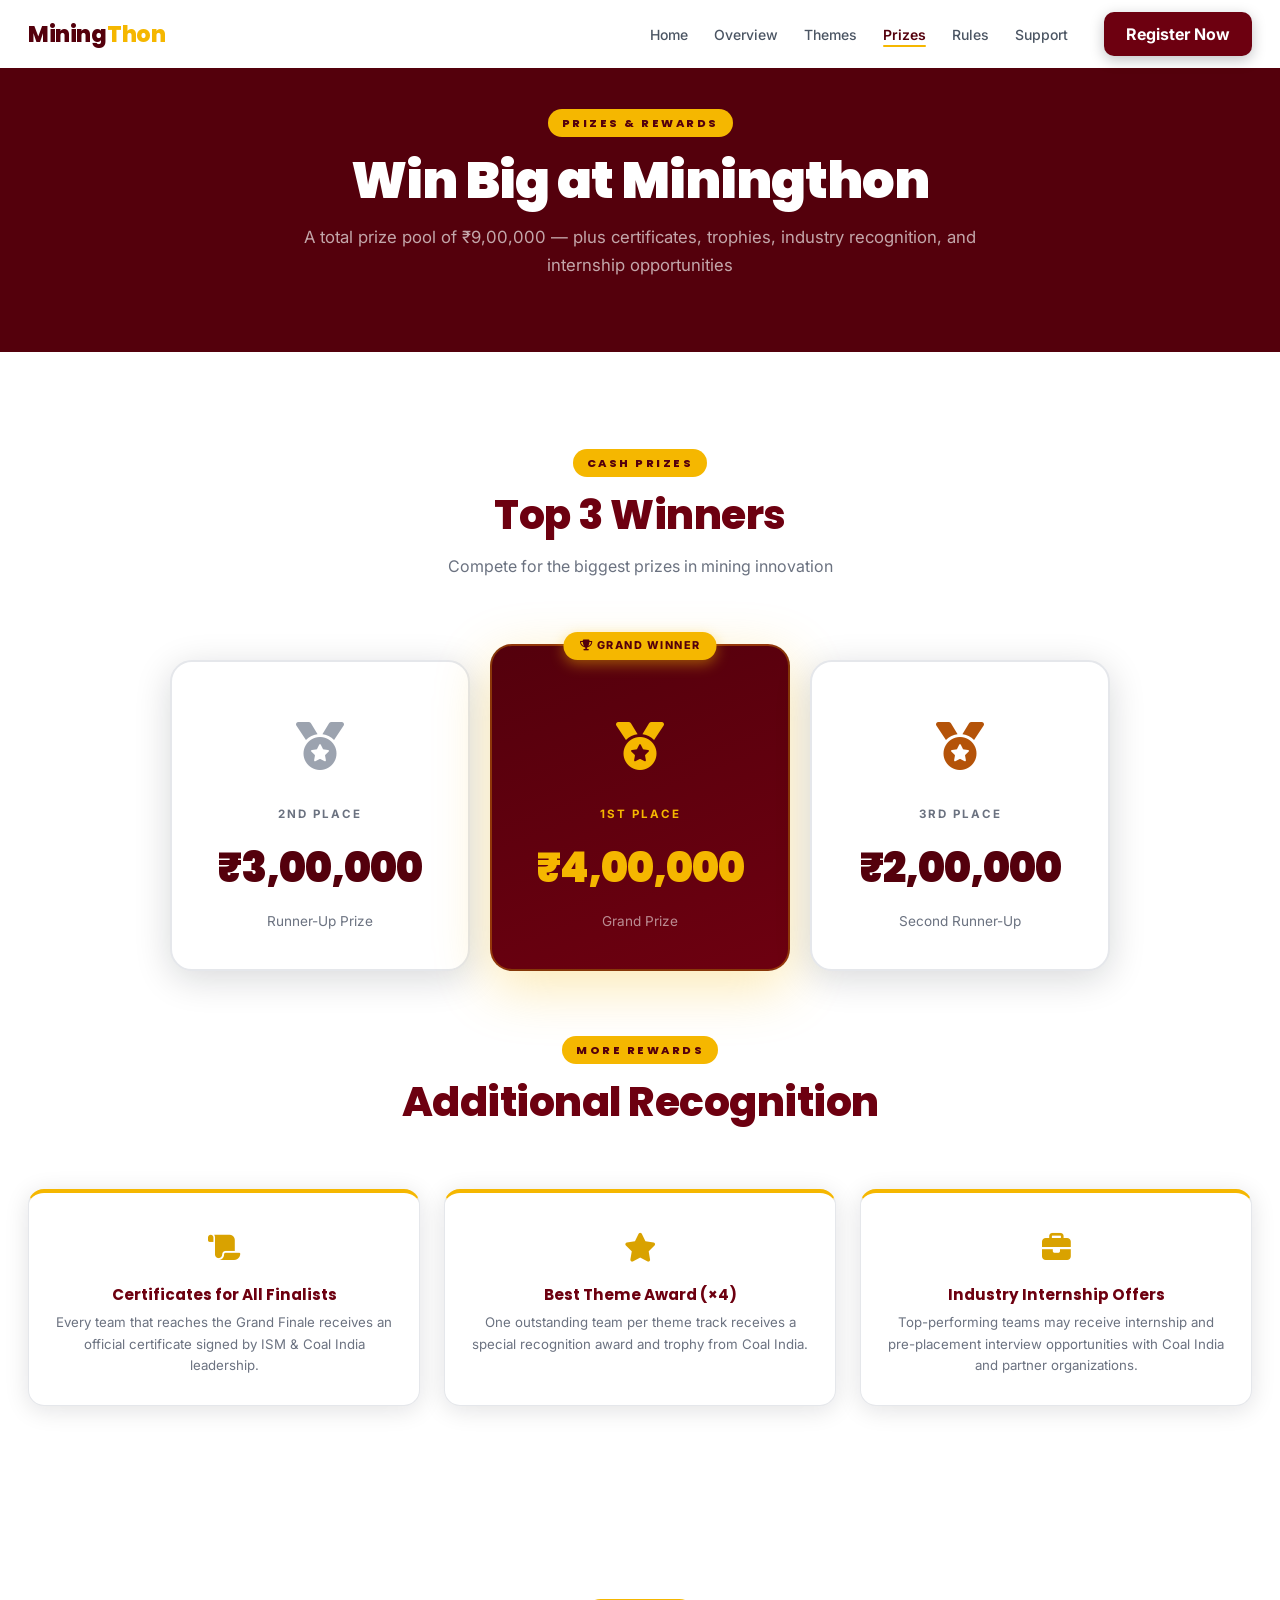
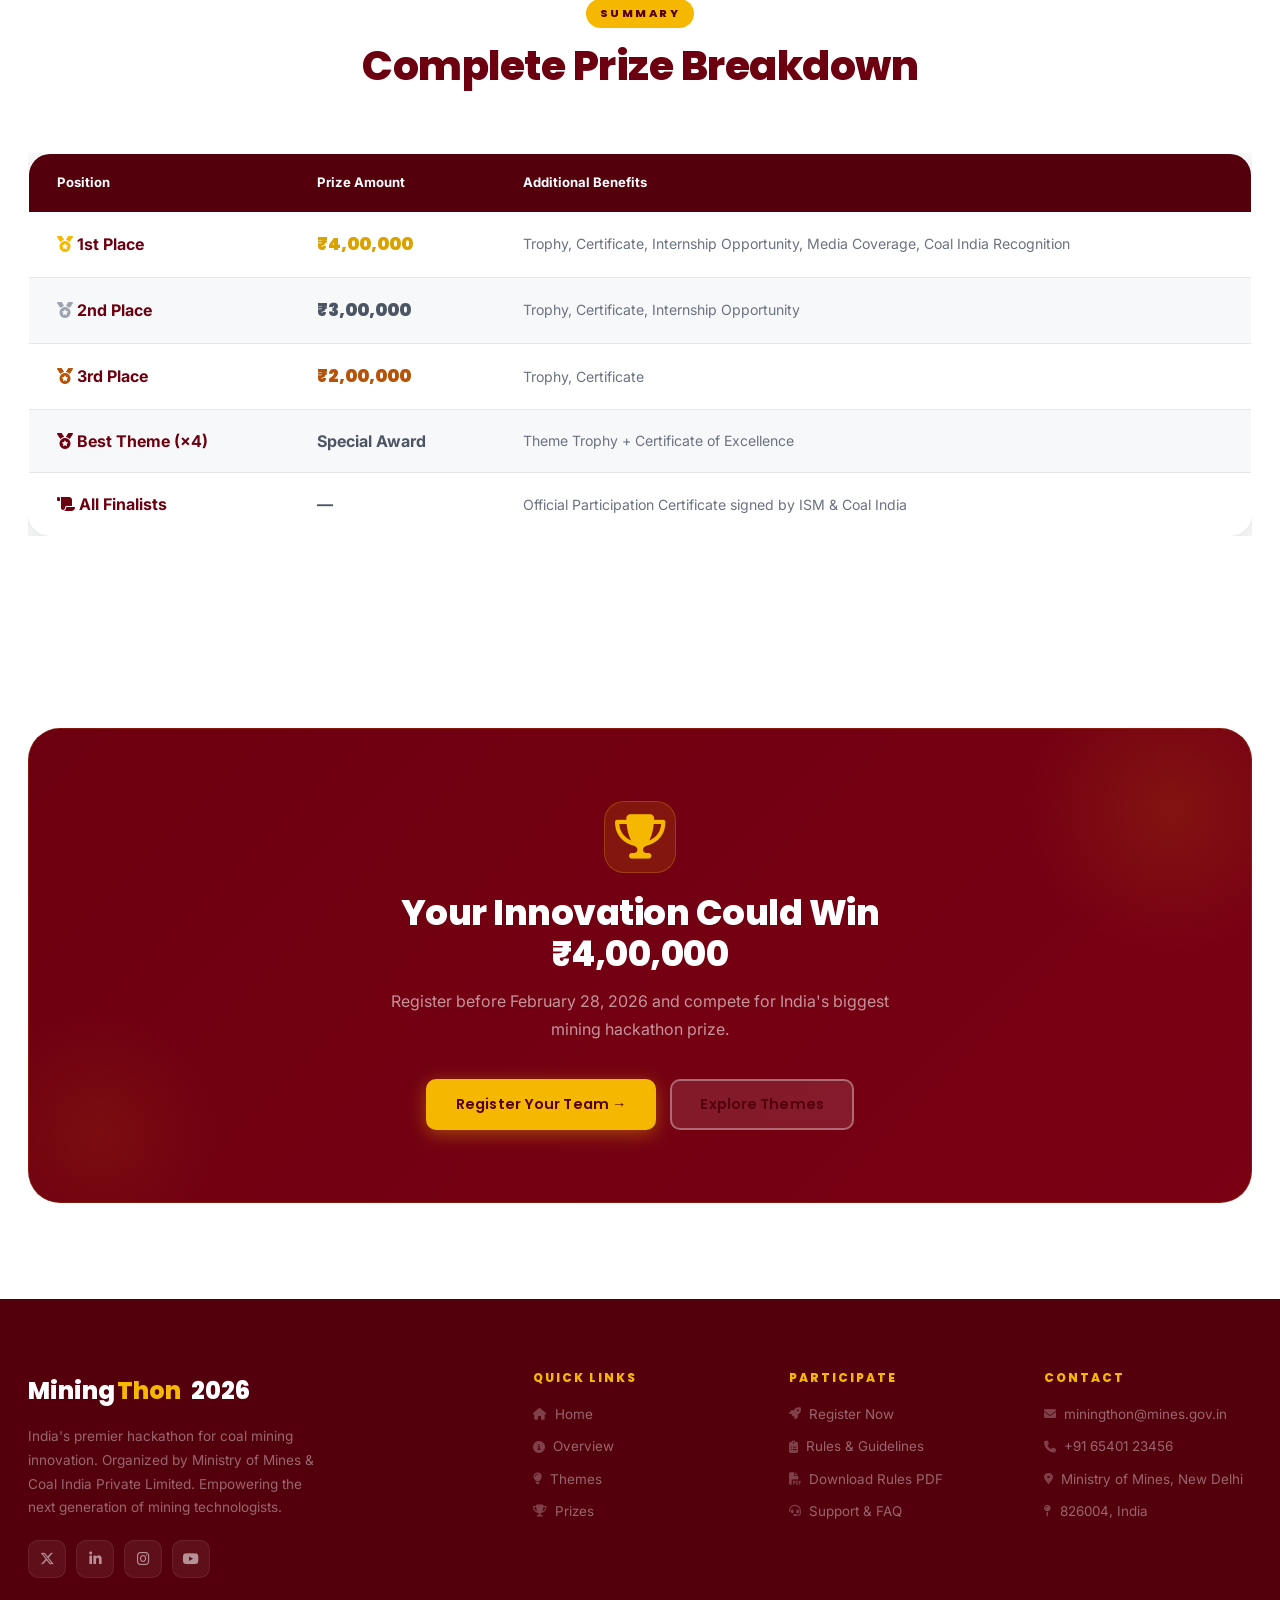
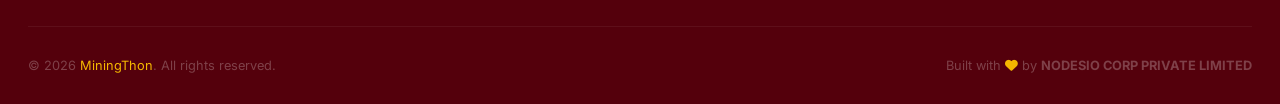
<file: prizes.html>
﻿<!-- ================================================================
  MiningThon 2026 — prizes.html (Prizes Page)
  Description : Prize breakdown — podium, extras, and special awards.
  Author      : NODESIO CORP PRIVATE LIMITED
  Last Updated: 2026
================================================================ -->
<!DOCTYPE html>
<html lang="en">
<head>
  <meta charset="UTF-8" />
  <meta name="viewport" content="width=device-width, initial-scale=1.0" />
  <title>Prizes – Miningthon 2026</title>
  <link rel="stylesheet" href="styles.css" />
  <link rel="stylesheet" href="https://cdnjs.cloudflare.com/ajax/libs/font-awesome/6.5.0/css/all.min.css" />
</head>
<body>



<!-- ═══════════════════════════════════════════════════════════
     NAVBAR — Fixed navigation bar
═══════════════════════════════════════════════════════════ -->
<nav class="navbar">
  <div class="nav-container">
    <a href="index.html" class="nav-logo">Mining<span>Thon</span></a>
    <div class="nav-right">
      <ul class="nav-links">
        <li><a href="index.html">Home</a></li>
        <li><a href="overview.html">Overview</a></li>
        <li><a href="themes.html">Themes</a></li>
        <li><a href="prizes.html">Prizes</a></li>
        <li><a href="rules.html">Rules</a></li>
        <li><a href="support.html">Support</a></li>
      </ul>
      <div class="nav-actions">
        <a href="register.html" class="nav-cta">Register Now</a>
        <div class="hamburger" aria-label="Toggle menu" role="button" tabindex="0">
          <span></span><span></span><span></span>
        </div>
      </div>
    </div>
  </div>
</nav>

<!-- PAGE HERO -->
<div class="page-hero">
  <div class="page-hero-bg" style="background-image:url('https://images.unsplash.com/photo-1550751827-4bd374c3f58b?w=1400&q=70');"></div>
  <div class="page-hero-overlay"></div>
  <div class="page-hero-content">
    <div class="section-tag">Prizes &amp; Rewards</div>
    <h1>Win Big at Miningthon</h1>
    <p>A total prize pool of ₹9,00,000 — plus certificates, trophies, industry recognition, and internship opportunities</p>
  </div>
</div>

<section class="section">
  <div class="container">
    <div class="section-header fade-in">
      <div class="section-tag">Cash Prizes</div>
      <h2>Top 3 Winners</h2>
      <p>Compete for the biggest prizes in mining innovation</p>
    </div>
    <div class="podium-wrap fade-in">
      <div class="prize-card silver">
        <span class="prize-medal"><i class="fa-solid fa-medal" style="color:#9ca3af;"></i></span>
        <div class="prize-rank">2nd Place</div>
        <div class="prize-amount">₹3,00,000</div>
        <div class="prize-label">Runner-Up Prize</div>
      </div>
      <div class="prize-card gold">
        <div class="winner-badge"><i class="fa-solid fa-trophy"></i> GRAND WINNER</div>
        <span class="prize-medal"><i class="fa-solid fa-medal" style="color:#f5b700;"></i></span>
        <div class="prize-rank">1st Place</div>
        <div class="prize-amount">₹4,00,000</div>
        <div class="prize-label">Grand Prize</div>
      </div>
      <div class="prize-card bronze">
        <span class="prize-medal"><i class="fa-solid fa-medal" style="color:#b45309;"></i></span>
        <div class="prize-rank">3rd Place</div>
        <div class="prize-amount">₹2,00,000</div>
        <div class="prize-label">Second Runner-Up</div>
      </div>
    </div>

    <div class="section-header fade-in" style="margin-top:16px;">
      <div class="section-tag">More Rewards</div>
      <h2>Additional Recognition</h2>
    </div>
    <div class="prize-extras fade-in">
      <div class="prize-extra-card">
        <span class="icon"><i class="fa-solid fa-scroll"></i></span>
        <h4>Certificates for All Finalists</h4>
        <p>Every team that reaches the Grand Finale receives an official certificate signed by ISM &amp; Coal India leadership.</p>
      </div>
      <div class="prize-extra-card">
        <span class="icon"><i class="fa-solid fa-star"></i></span>
        <h4>Best Theme Award (×4)</h4>
        <p>One outstanding team per theme track receives a special recognition award and trophy from Coal India.</p>
      </div>
      <div class="prize-extra-card">
        <span class="icon"><i class="fa-solid fa-briefcase"></i></span>
        <h4>Industry Internship Offers</h4>
        <p>Top-performing teams may receive internship and pre-placement interview opportunities with Coal India and partner organizations.</p>
      </div>
    </div>
  </div>
</section>

<section class="section section-alt">
  <div class="container">
    <div class="section-header fade-in">
      <div class="section-tag">Summary</div>
      <h2>Complete Prize Breakdown</h2>
    </div>
    <div class="fade-in" style="overflow-x:auto;">
      <table style="width:100%;border-collapse:collapse;background:var(--white);border-radius:var(--radius-lg);overflow:hidden;box-shadow:var(--shadow-md);border:1px solid var(--gray-mid);">
        <thead>
          <tr style="background:var(--black);color:var(--white);">
            <th style="padding:18px 28px;text-align:left;font-size:0.82rem;font-weight:700;">Position</th>
            <th style="padding:18px 28px;text-align:left;font-size:0.82rem;font-weight:700;">Prize Amount</th>
            <th style="padding:18px 28px;text-align:left;font-size:0.82rem;font-weight:700;">Additional Benefits</th>
          </tr>
        </thead>
        <tbody>
          <tr style="border-bottom:1px solid var(--gray-mid);">
            <td style="padding:18px 28px;font-weight:700;"><i class="fa-solid fa-medal" style="color:#f5b700;"></i> 1st Place</td>
            <td style="padding:18px 28px;font-family:'Poppins',sans-serif;font-weight:900;font-size:1.1rem;color:var(--yellow-dark);">₹4,00,000</td>
            <td style="padding:18px 28px;font-size:0.88rem;color:var(--gray);">Trophy, Certificate, Internship Opportunity, Media Coverage, Coal India Recognition</td>
          </tr>
          <tr style="border-bottom:1px solid var(--gray-mid);background:var(--gray-light);">
            <td style="padding:18px 28px;font-weight:700;"><i class="fa-solid fa-medal" style="color:#9ca3af;"></i> 2nd Place</td>
            <td style="padding:18px 28px;font-family:'Poppins',sans-serif;font-weight:900;font-size:1.1rem;color:var(--steel);">₹3,00,000</td>
            <td style="padding:18px 28px;font-size:0.88rem;color:var(--gray);">Trophy, Certificate, Internship Opportunity</td>
          </tr>
          <tr style="border-bottom:1px solid var(--gray-mid);">
            <td style="padding:18px 28px;font-weight:700;"><i class="fa-solid fa-medal" style="color:#b45309;"></i> 3rd Place</td>
            <td style="padding:18px 28px;font-family:'Poppins',sans-serif;font-weight:900;font-size:1.1rem;color:#b45309;">₹2,00,000</td>
            <td style="padding:18px 28px;font-size:0.88rem;color:var(--gray);">Trophy, Certificate</td>
          </tr>
          <tr style="border-bottom:1px solid var(--gray-mid);background:var(--gray-light);">
            <td style="padding:18px 28px;font-weight:700;"><i class="fa-solid fa-medal"></i> Best Theme (×4)</td>
            <td style="padding:18px 28px;font-weight:700;color:var(--steel);">Special Award</td>
            <td style="padding:18px 28px;font-size:0.88rem;color:var(--gray);">Theme Trophy + Certificate of Excellence</td>
          </tr>
          <tr>
            <td style="padding:18px 28px;font-weight:700;"><i class="fa-solid fa-scroll"></i> All Finalists</td>
            <td style="padding:18px 28px;font-weight:700;color:var(--steel);">—</td>
            <td style="padding:18px 28px;font-size:0.88rem;color:var(--gray);">Official Participation Certificate signed by ISM &amp; Coal India</td>
          </tr>
        </tbody>
      </table>
    </div>
  </div>
</section>

<section class="section">
  <div class="container">
    <div class="cta-banner fade-in">
      <span class="icon"><i class="fa-solid fa-trophy"></i></span>
      <h2>Your Innovation Could Win ₹4,00,000</h2>
      <p>Register before February 28, 2026 and compete for India's biggest mining hackathon prize.</p>
      <div class="btns"><a href="register.html" class="btn btn-primary">Register Your Team →</a><a href="themes.html" class="btn btn-secondary">Explore Themes</a></div>
    </div>
  </div>
</section>

<!-- ═══════════════════════════════════════════════════════════
     FOOTER — Site-wide footer
═══════════════════════════════════════════════════════════ -->
<footer class="footer">
  <div class="footer-grid">
    <div class="footer-brand">
      <div class="logo">Mining<span>Thon</span> 2026</div>
      <p>India's premier hackathon for coal mining innovation. Organized by Ministry of Mines &amp; Coal India Private Limited. Empowering the next generation of mining technologists.</p>
      <div class="social-links">
        <a href="#" class="social-link" aria-label="Twitter / X"><i class="fa-brands fa-x-twitter"></i></a>
        <a href="#" class="social-link" aria-label="LinkedIn"><i class="fa-brands fa-linkedin-in"></i></a>
        <a href="#" class="social-link" aria-label="Instagram"><i class="fa-brands fa-instagram"></i></a>
        <a href="#" class="social-link" aria-label="YouTube"><i class="fa-brands fa-youtube"></i></a>
      </div>
    </div>
    <div class="footer-col">
      <h4>Quick Links</h4>
      <ul>
        <li><a href="index.html"><i class="fa-solid fa-house"></i> Home</a></li>
        <li><a href="overview.html"><i class="fa-solid fa-circle-info"></i> Overview</a></li>
        <li><a href="themes.html"><i class="fa-solid fa-lightbulb"></i> Themes</a></li>
        <li><a href="prizes.html"><i class="fa-solid fa-trophy"></i> Prizes</a></li>
      </ul>
    </div>
    <div class="footer-col">
      <h4>Participate</h4>
      <ul>
        <li><a href="register.html"><i class="fa-solid fa-rocket"></i> Register Now</a></li>
        <li><a href="rules.html"><i class="fa-solid fa-clipboard-list"></i> Rules &amp; Guidelines</a></li>
        <li><a href="rules.html"><i class="fa-solid fa-file-pdf"></i> Download Rules PDF</a></li>
        <li><a href="support.html"><i class="fa-solid fa-headset"></i> Support &amp; FAQ</a></li>
      </ul>
    </div>
    <div class="footer-col">
      <h4>Contact</h4>
      <ul>
        <li><a href="mailto:miningthon@mines.gov.in"><i class="fa-solid fa-envelope"></i> miningthon@mines.gov.in</a></li>
        <li><a href="tel:+916540123456"><i class="fa-solid fa-phone"></i> +91 65401 23456</a></li>
        <li><a href="#"><i class="fa-solid fa-location-dot"></i> Ministry of Mines, New Delhi</a></li>
        <li><a href="#"><i class="fa-solid fa-map-pin"></i> 826004, India</a></li>
      </ul>
    </div>
  </div>
  <div class="footer-bottom">
    <p>&copy; 2026 <span>MiningThon</span>. All rights reserved.</p>
    <p>Built with <i class="fa-solid fa-heart" style="color:var(--yellow);"></i> by <strong>NODESIO CORP PRIVATE LIMITED</strong></p>
  </div>
</footer>
<script src="script.js"></script>
</body>
</html>
</file>
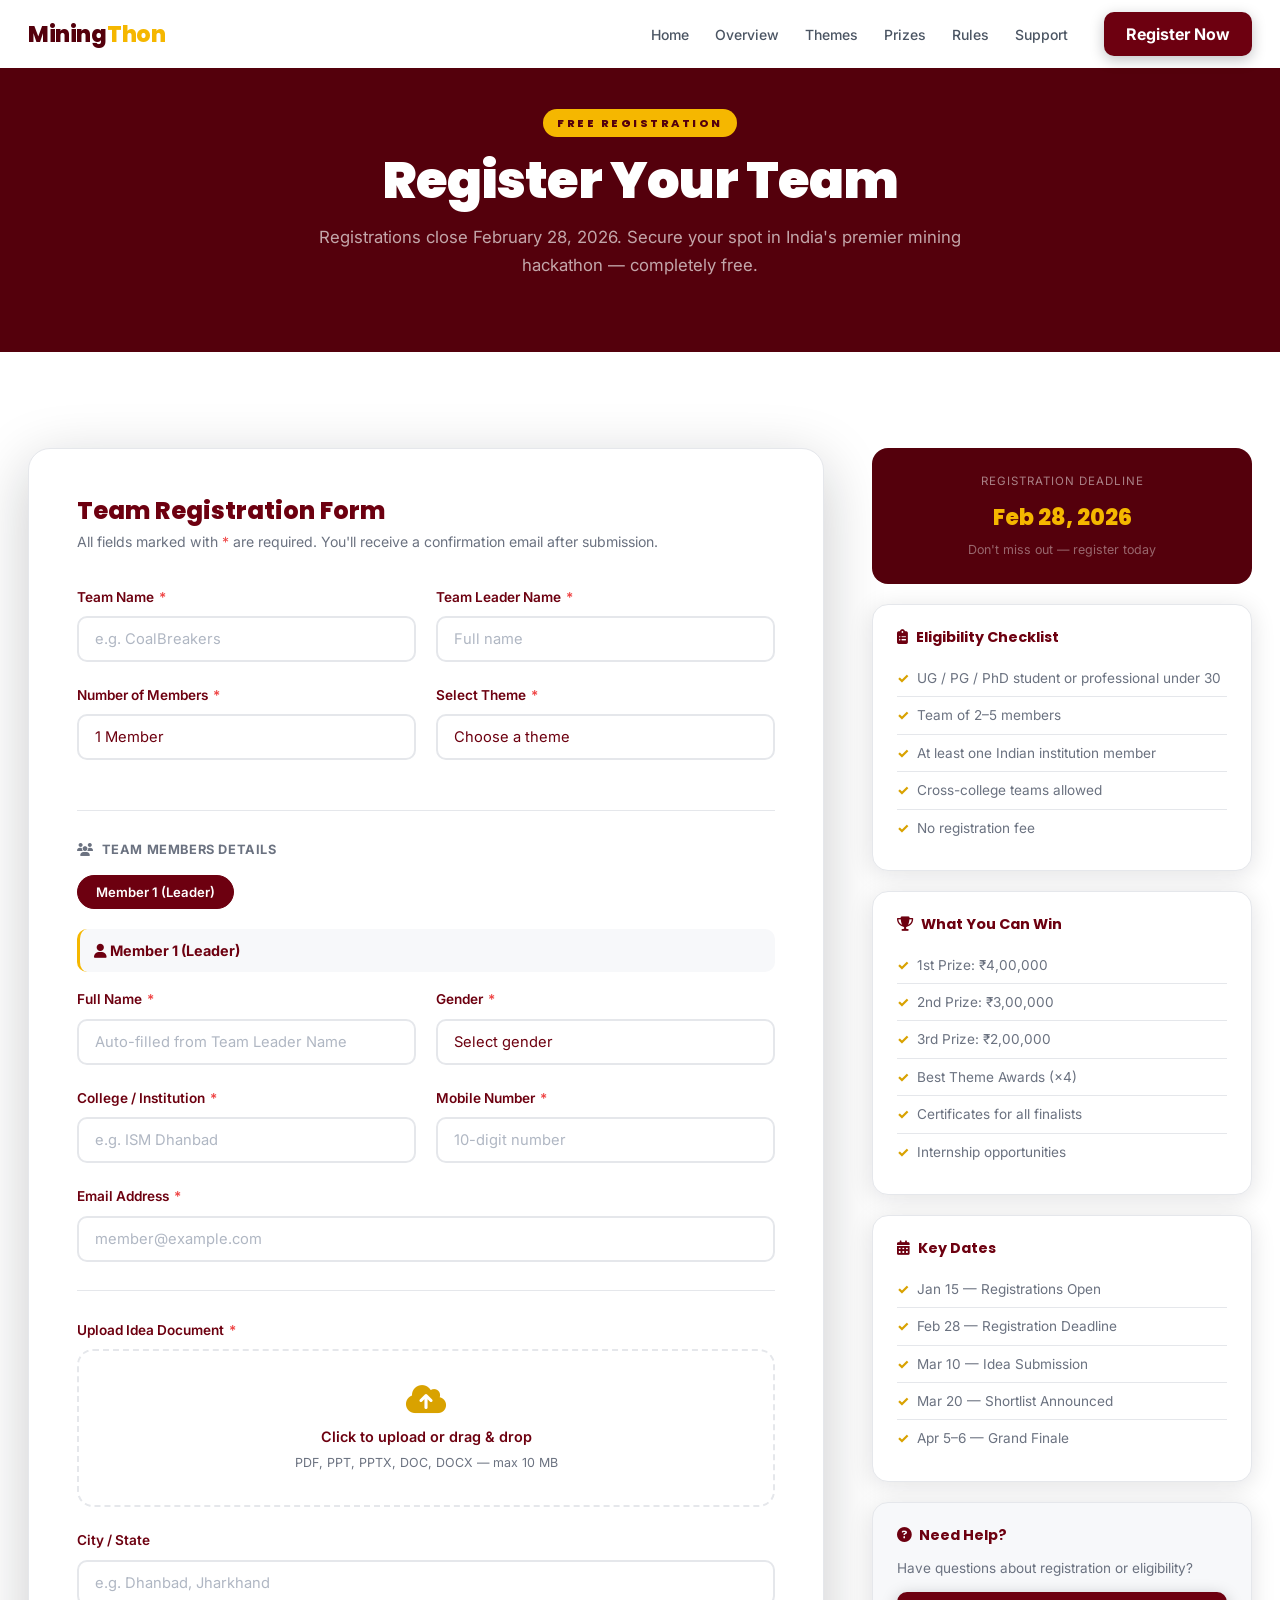
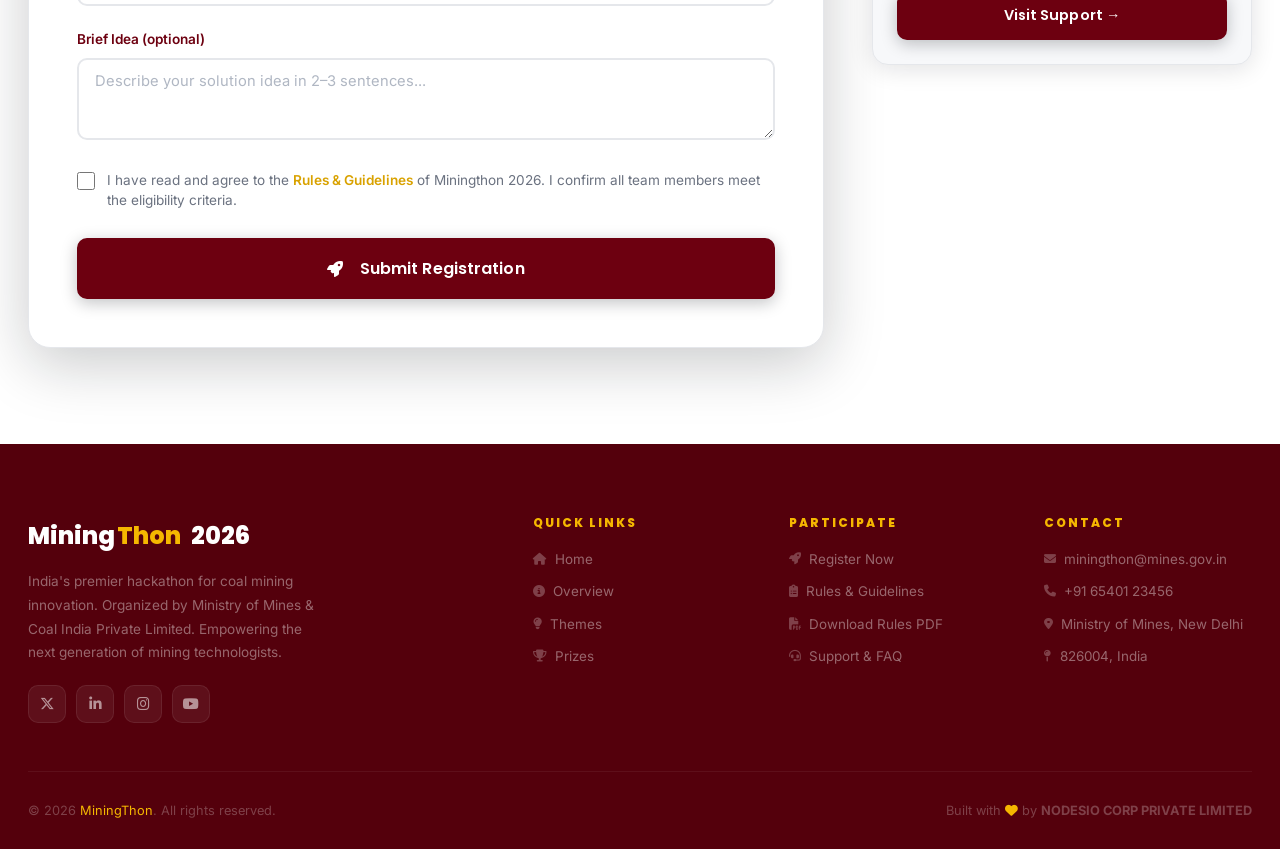
<file: register.html>
﻿<!-- ================================================================
  MiningThon 2026 — register.html (Registration Page)
  Description : Team registration form with member tabs and file upload.
  Author      : NODESIO CORP PRIVATE LIMITED
  Last Updated: 2026
================================================================ -->
<!DOCTYPE html>
<html lang="en">
<head>
  <meta charset="UTF-8" />
  <meta name="viewport" content="width=device-width, initial-scale=1.0" />
  <title>Register – Miningthon 2026</title>
  <link rel="stylesheet" href="styles.css" />
  <link rel="stylesheet" href="https://cdnjs.cloudflare.com/ajax/libs/font-awesome/6.5.0/css/all.min.css" />
</head>
<body>



<!-- ═══════════════════════════════════════════════════════════
     NAVBAR — Fixed navigation bar
═══════════════════════════════════════════════════════════ -->
<nav class="navbar">
  <div class="nav-container">
    <a href="index.html" class="nav-logo">Mining<span>Thon</span></a>
    <div class="nav-right">
      <ul class="nav-links">
        <li><a href="index.html">Home</a></li>
        <li><a href="overview.html">Overview</a></li>
        <li><a href="themes.html">Themes</a></li>
        <li><a href="prizes.html">Prizes</a></li>
        <li><a href="rules.html">Rules</a></li>
        <li><a href="support.html">Support</a></li>
      </ul>
      <div class="nav-actions">
        <a href="register.html" class="nav-cta">Register Now</a>
        <div class="hamburger" aria-label="Toggle menu" role="button" tabindex="0">
          <span></span><span></span><span></span>
        </div>
      </div>
    </div>
  </div>
</nav>

<!-- PAGE HERO -->
<div class="page-hero">
  <div class="page-hero-bg" style="background-image:url('https://images.unsplash.com/photo-1563207153-f403bf289096?w=1400&q=70');"></div>
  <div class="page-hero-overlay"></div>
  <div class="page-hero-content">
    <div class="section-tag">Free Registration</div>
    <h1>Register Your Team</h1>
    <p>Registrations close February 28, 2026. Secure your spot in India's premier mining hackathon — completely free.</p>
  </div>
</div>

<!-- REGISTRATION SECTION — Form + sidebar -->
<section class="section">
  <div class="container">
    <div class="register-layout">
      <div class="form-wrapper fade-in">
        <div class="form-header">
          <h2>Team Registration Form</h2>
          <p>All fields marked with <span style="color:var(--red);">*</span> are required. You'll receive a confirmation email after submission.</p>
        </div>
        <!-- REGISTRATION FORM — Team details, member tabs, file upload -->
<form id="regForm" novalidate>
          <div class="form-row">
            <div class="form-group">
              <label for="teamName">Team Name <span class="req">*</span></label>
              <input type="text" id="teamName" placeholder="e.g. CoalBreakers" autocomplete="off" />
              <div class="error-msg"><i class="fa-solid fa-triangle-exclamation"></i> Team name is required.</div>
            </div>
            <div class="form-group">
              <label for="leaderName">Team Leader Name <span class="req">*</span></label>
              <input type="text" id="leaderName" placeholder="Full name" autocomplete="name" />
              <div class="error-msg"><i class="fa-solid fa-triangle-exclamation"></i> Leader name is required.</div>
            </div>
          </div>
          <div class="form-row">
            <div class="form-group">
              <label for="members">Number of Members <span class="req">*</span></label>
              <select id="members">
                <option value="default" disabled>Select team size</option>
                <option value="1" selected>1 Member</option>
                <option value="2">2 Members</option>
                <option value="3">3 Members</option>
                <option value="4">4 Members</option>
                <option value="5">5 Members</option>
              </select>
              <div class="error-msg"><i class="fa-solid fa-triangle-exclamation"></i> Please select the number of members.</div>
            </div>
            <div class="form-group">
              <label for="theme">Select Theme <span class="req">*</span></label>
              <select id="theme">
                <option value="default" disabled selected>Choose a theme</option>
                <option value="safety">Mine Safety &amp; Monitoring</option>
                <option value="automation">Automation in Mining</option>
                <option value="sustainability">Environmental Sustainability</option>
                <option value="ai">AI in Resource Optimization</option>
              </select>
              <div class="error-msg"><i class="fa-solid fa-triangle-exclamation"></i> Please select a theme.</div>
            </div>
          </div>

          <!-- MEMBER TABS — shown after selecting team size -->
          <div id="memberTabsSection" style="display:none;">
            <div class="form-divider"></div>
            <div class="member-tabs-label">
              <i class="fa-solid fa-users"></i> Team Members Details
            </div>
            <div class="member-tabs" id="memberTabs"></div>
            <div class="member-panels" id="memberPanels"></div>
          </div>

          <div class="form-divider"></div>
          <div class="form-group">
            <label for="ideaFile">Upload Idea Document <span class="req">*</span></label>
            <div class="file-upload-wrap" id="fileUploadWrap">
              <input type="file" id="ideaFile" accept=".pdf,.ppt,.pptx,.doc,.docx" />
              <div class="file-upload-ui">
                <i class="fa-solid fa-cloud-arrow-up"></i>
                <div class="file-upload-text">
                  <span class="file-upload-main">Click to upload or drag &amp; drop</span>
                  <span class="file-upload-sub">PDF, PPT, PPTX, DOC, DOCX — max 10 MB</span>
                </div>
              </div>
              <div class="file-chosen" id="fileChosen" style="display:none;">
                <i class="fa-solid fa-file-circle-check"></i>
                <span id="fileChosenName"></span>
                <button type="button" class="file-remove" id="fileRemove" aria-label="Remove file"><i class="fa-solid fa-xmark"></i></button>
              </div>
            </div>
            <div class="error-msg" id="fileError"><i class="fa-solid fa-triangle-exclamation"></i> Please upload a valid file (PDF, PPT, DOC — max 10 MB).</div>
          </div>
          <div class="form-group">
            <label for="city">City / State</label>
            <input type="text" id="city" placeholder="e.g. Dhanbad, Jharkhand" />
          </div>
          <div class="form-group">
            <label for="idea">Brief Idea (optional)</label>
            <textarea id="idea" rows="3" placeholder="Describe your solution idea in 2–3 sentences..."></textarea>
          </div>
          <div class="checkbox-group">
            <input type="checkbox" id="agree" />
            <label for="agree">I have read and agree to the <a href="rules.html">Rules &amp; Guidelines</a> of Miningthon 2026. I confirm all team members meet the eligibility criteria.</label>
          </div>
          <button type="submit" class="btn btn-dark" style="width:100%;padding:16px;font-size:1rem;">
            <i class="fa-solid fa-rocket"></i> &nbsp; Submit Registration
          </button>
        </form>
        <div id="successMsg" class="success-msg">
          <span class="icon"><i class="fa-solid fa-circle-check"></i></span>
          <h3>Registration Successful!</h3>
          <p>Thank you for registering for Miningthon 2026. A confirmation email will be sent to your registered address. We'll be in touch with further details soon.</p>
        </div>
      </div>

      <!-- SIDEBAR — Deadline, eligibility, prizes, key dates -->
<div class="register-sidebar fade-in delay-2">
        <div class="sidebar-deadline">
          <div class="dl-label">Registration Deadline</div>
          <div class="dl-date">Feb 28, 2026</div>
          <div class="dl-sub">Don't miss out — register today</div>
        </div>
        <div class="sidebar-card">
          <h4><i class="fa-solid fa-clipboard-list"></i> Eligibility Checklist</h4>
          <ul>
            <li>UG / PG / PhD student or professional under 30</li>
            <li>Team of 2–5 members</li>
            <li>At least one Indian institution member</li>
            <li>Cross-college teams allowed</li>
            <li>No registration fee</li>
          </ul>
        </div>
        <div class="sidebar-card">
          <h4><i class="fa-solid fa-trophy"></i> What You Can Win</h4>
          <ul>
            <li>1st Prize: ₹4,00,000</li>
            <li>2nd Prize: ₹3,00,000</li>
            <li>3rd Prize: ₹2,00,000</li>
            <li>Best Theme Awards (×4)</li>
            <li>Certificates for all finalists</li>
            <li>Internship opportunities</li>
          </ul>
        </div>
        <div class="sidebar-card">
          <h4><i class="fa-solid fa-calendar-days"></i> Key Dates</h4>
          <ul>
            <li>Jan 15 — Registrations Open</li>
            <li>Feb 28 — Registration Deadline</li>
            <li>Mar 10 — Idea Submission</li>
            <li>Mar 20 — Shortlist Announced</li>
            <li>Apr 5–6 — Grand Finale</li>
          </ul>
        </div>
        <div class="sidebar-card" style="background:var(--gray-light);">
          <h4><i class="fa-solid fa-circle-question"></i> Need Help?</h4>
          <p style="font-size:0.85rem;color:var(--gray);margin-bottom:12px;">Have questions about registration or eligibility?</p>
          <a href="support.html" class="btn btn-dark" style="width:100%;justify-content:center;padding:10px;">Visit Support →</a>
        </div>
      </div>
    </div>
  </div>
</section>

<!-- ═══════════════════════════════════════════════════════════
     FOOTER — Site-wide footer
═══════════════════════════════════════════════════════════ -->
<footer class="footer">
  <div class="footer-grid">
    <div class="footer-brand">
      <div class="logo">Mining<span>Thon</span> 2026</div>
      <p>India's premier hackathon for coal mining innovation. Organized by Ministry of Mines &amp; Coal India Private Limited. Empowering the next generation of mining technologists.</p>
      <div class="social-links">
        <a href="#" class="social-link" aria-label="Twitter / X"><i class="fa-brands fa-x-twitter"></i></a>
        <a href="#" class="social-link" aria-label="LinkedIn"><i class="fa-brands fa-linkedin-in"></i></a>
        <a href="#" class="social-link" aria-label="Instagram"><i class="fa-brands fa-instagram"></i></a>
        <a href="#" class="social-link" aria-label="YouTube"><i class="fa-brands fa-youtube"></i></a>
      </div>
    </div>
    <div class="footer-col">
      <h4>Quick Links</h4>
      <ul>
        <li><a href="index.html"><i class="fa-solid fa-house"></i> Home</a></li>
        <li><a href="overview.html"><i class="fa-solid fa-circle-info"></i> Overview</a></li>
        <li><a href="themes.html"><i class="fa-solid fa-lightbulb"></i> Themes</a></li>
        <li><a href="prizes.html"><i class="fa-solid fa-trophy"></i> Prizes</a></li>
      </ul>
    </div>
    <div class="footer-col">
      <h4>Participate</h4>
      <ul>
        <li><a href="register.html"><i class="fa-solid fa-rocket"></i> Register Now</a></li>
        <li><a href="rules.html"><i class="fa-solid fa-clipboard-list"></i> Rules &amp; Guidelines</a></li>
        <li><a href="rules.html"><i class="fa-solid fa-file-pdf"></i> Download Rules PDF</a></li>
        <li><a href="support.html"><i class="fa-solid fa-headset"></i> Support &amp; FAQ</a></li>
      </ul>
    </div>
    <div class="footer-col">
      <h4>Contact</h4>
      <ul>
        <li><a href="mailto:miningthon@mines.gov.in"><i class="fa-solid fa-envelope"></i> miningthon@mines.gov.in</a></li>
        <li><a href="tel:+916540123456"><i class="fa-solid fa-phone"></i> +91 65401 23456</a></li>
        <li><a href="#"><i class="fa-solid fa-location-dot"></i> Ministry of Mines, New Delhi</a></li>
        <li><a href="#"><i class="fa-solid fa-map-pin"></i> 826004, India</a></li>
      </ul>
    </div>
  </div>
  <div class="footer-bottom">
    <p>&copy; 2026 <span>MiningThon</span>. All rights reserved.</p>
    <p>Built with <i class="fa-solid fa-heart" style="color:var(--yellow);"></i> by <strong>NODESIO CORP PRIVATE LIMITED</strong></p>
  </div>
</footer>
<script src="script.js"></script>
</body>
</html>
</file>
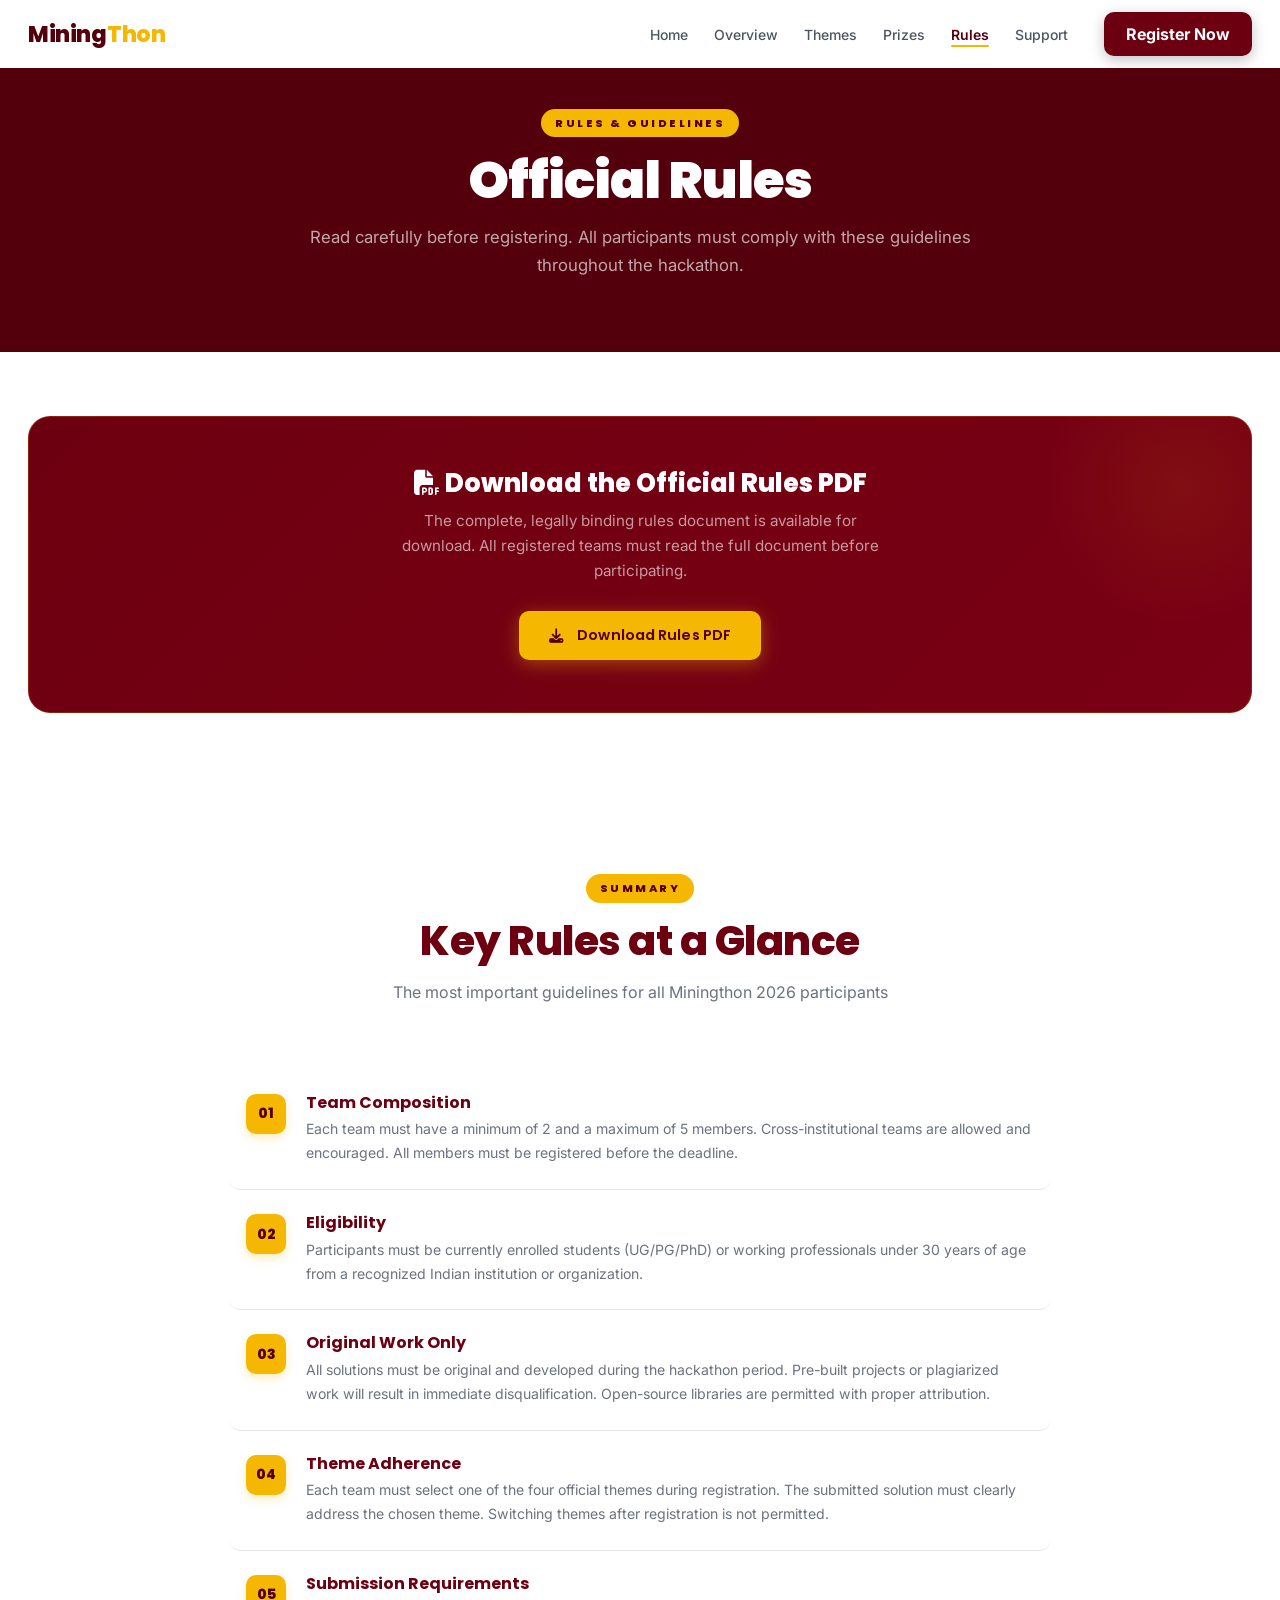
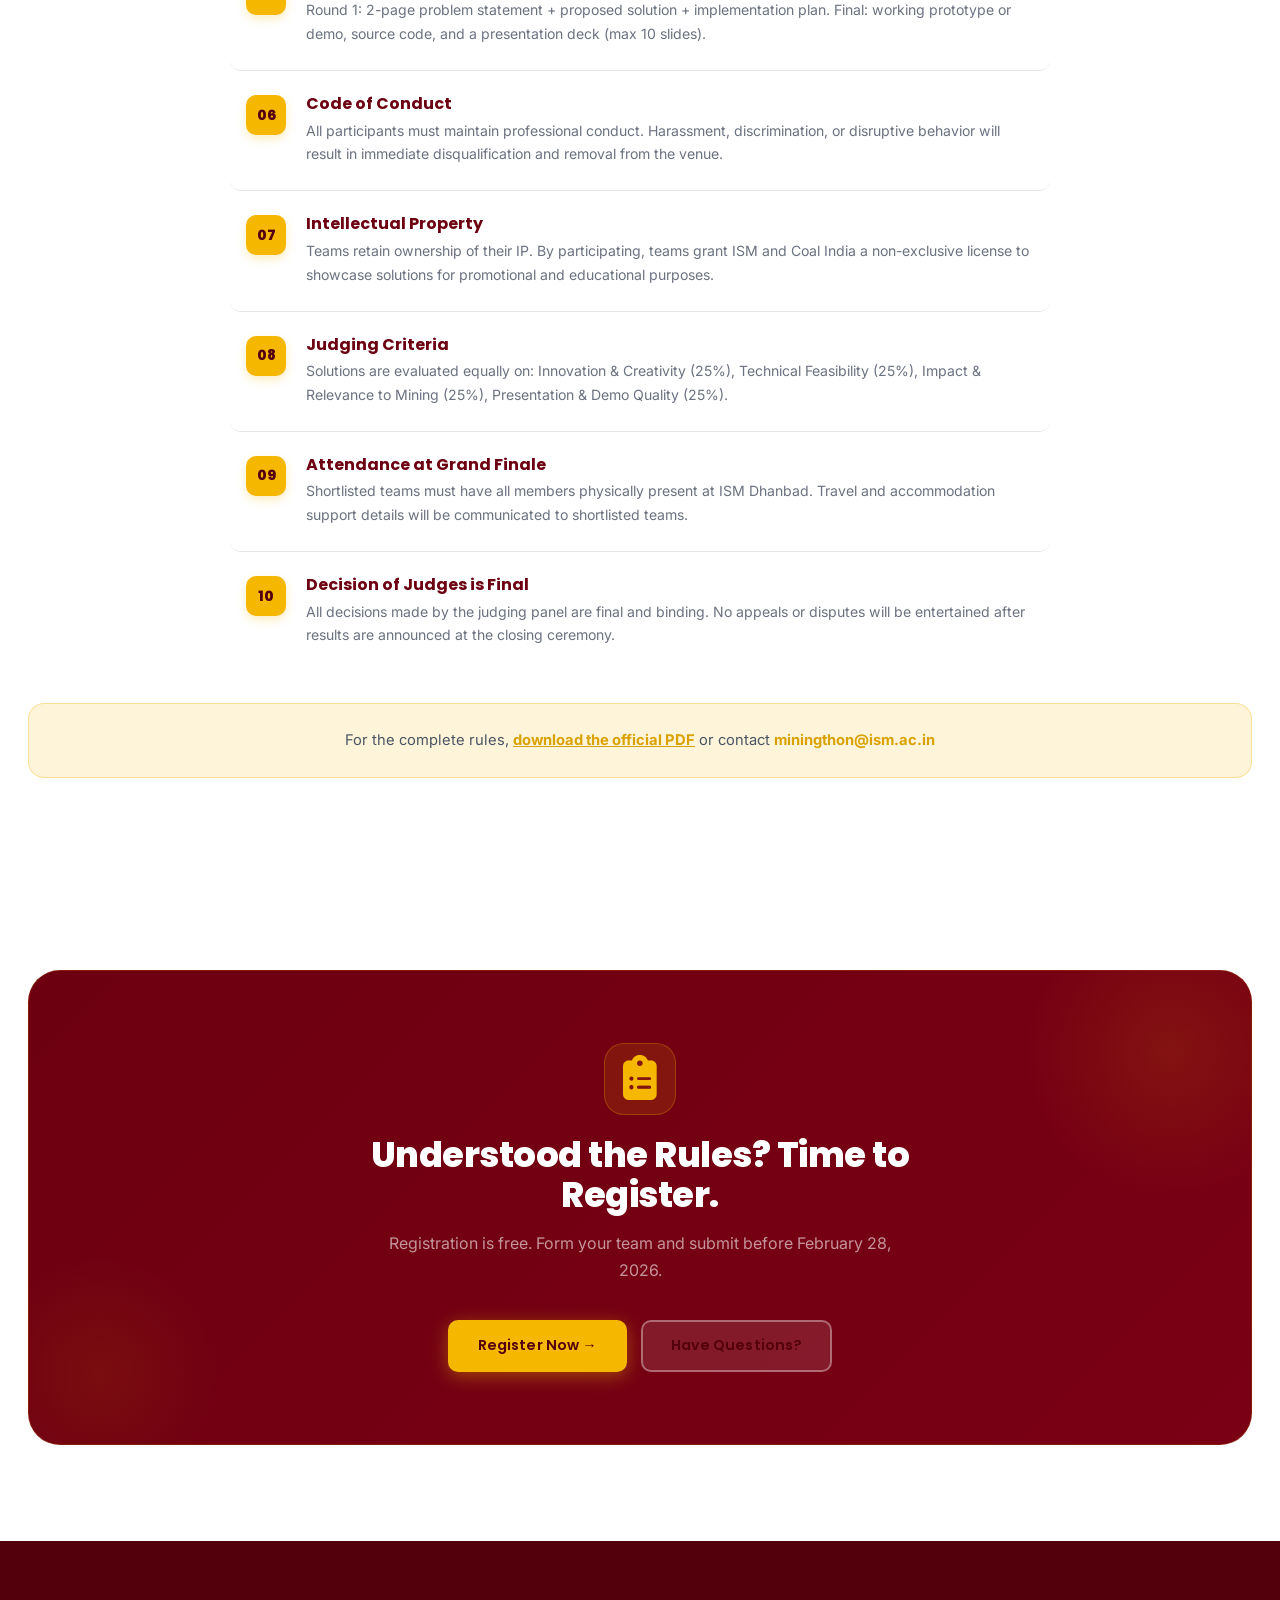
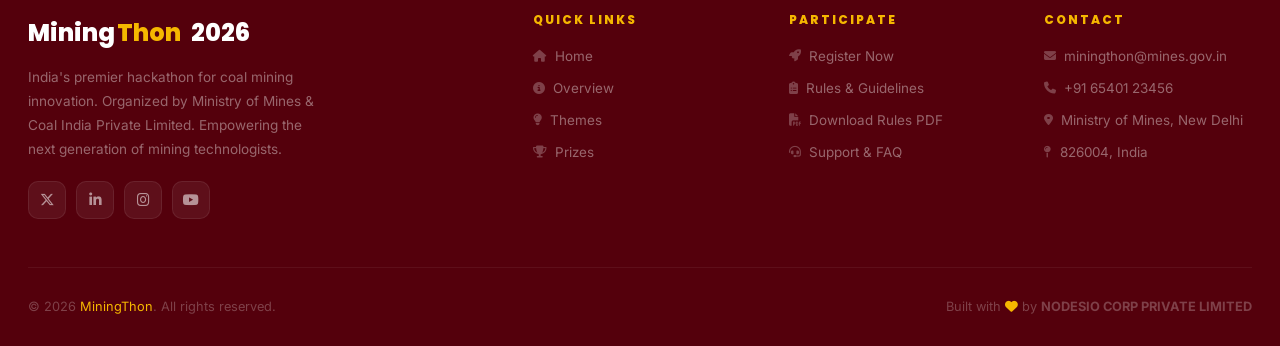
<file: rules.html>
﻿<!-- ================================================================
  MiningThon 2026 — rules.html (Rules Page)
  Description : Full rules, guidelines and judging criteria.
  Author      : NODESIO CORP PRIVATE LIMITED
  Last Updated: 2026
================================================================ -->
<!DOCTYPE html>
<html lang="en">
<head>
  <meta charset="UTF-8" />
  <meta name="viewport" content="width=device-width, initial-scale=1.0" />
  <title>Rules – Miningthon 2026</title>
  <link rel="stylesheet" href="styles.css" />
  <link rel="stylesheet" href="https://cdnjs.cloudflare.com/ajax/libs/font-awesome/6.5.0/css/all.min.css" />
</head>
<body>


<!-- ═══════════════════════════════════════════════════════════
     NAVBAR — Fixed navigation bar
═══════════════════════════════════════════════════════════ -->
<nav class="navbar">
  <div class="nav-container">
    <a href="index.html" class="nav-logo">Mining<span>Thon</span></a>
    <div class="nav-right">
      <ul class="nav-links">
        <li><a href="index.html">Home</a></li>
        <li><a href="overview.html">Overview</a></li>
        <li><a href="themes.html">Themes</a></li>
        <li><a href="prizes.html">Prizes</a></li>
        <li><a href="rules.html">Rules</a></li>
        <li><a href="support.html">Support</a></li>
      </ul>
      <div class="nav-actions">
        <a href="register.html" class="nav-cta">Register Now</a>
        <div class="hamburger" aria-label="Toggle menu" role="button" tabindex="0">
          <span></span><span></span><span></span>
        </div>
      </div>
    </div>
  </div>
</nav>

<!-- PAGE HERO -->
<div class="page-hero">
  <div class="page-hero-bg" style="background-image:url('https://images.unsplash.com/photo-1504384308090-c894fdcc538d?w=1400&q=70');"></div>
  <div class="page-hero-overlay"></div>
  <div class="page-hero-content">
    <div class="section-tag">Rules &amp; Guidelines</div>
    <h1>Official Rules</h1>
    <p>Read carefully before registering. All participants must comply with these guidelines throughout the hackathon.</p>
  </div>
</div>

<section class="section-sm" style="padding-bottom:0;">
  <div class="container">
    <div class="pdf-banner fade-in">
      <h3><i class="fa-solid fa-file-pdf"></i> Download the Official Rules PDF</h3>
      <p>The complete, legally binding rules document is available for download. All registered teams must read the full document before participating.</p>
      <button id="downloadPdf" class="btn btn-primary"><i class="fa-solid fa-download"></i> &nbsp; Download Rules PDF</button>
    </div>
  </div>
</section>

<section class="section">
  <div class="container">
    <div class="section-header fade-in">
      <div class="section-tag">Summary</div>
      <h2>Key Rules at a Glance</h2>
      <p>The most important guidelines for all Miningthon 2026 participants</p>
    </div>
    <div class="rules-list fade-in">
      <div class="rule-item"><div class="rule-num">01</div><div><h4>Team Composition</h4><p>Each team must have a minimum of 2 and a maximum of 5 members. Cross-institutional teams are allowed and encouraged. All members must be registered before the deadline.</p></div></div>
      <div class="rule-item"><div class="rule-num">02</div><div><h4>Eligibility</h4><p>Participants must be currently enrolled students (UG/PG/PhD) or working professionals under 30 years of age from a recognized Indian institution or organization.</p></div></div>
      <div class="rule-item"><div class="rule-num">03</div><div><h4>Original Work Only</h4><p>All solutions must be original and developed during the hackathon period. Pre-built projects or plagiarized work will result in immediate disqualification. Open-source libraries are permitted with proper attribution.</p></div></div>
      <div class="rule-item"><div class="rule-num">04</div><div><h4>Theme Adherence</h4><p>Each team must select one of the four official themes during registration. The submitted solution must clearly address the chosen theme. Switching themes after registration is not permitted.</p></div></div>
      <div class="rule-item"><div class="rule-num">05</div><div><h4>Submission Requirements</h4><p>Round 1: 2-page problem statement + proposed solution + implementation plan. Final: working prototype or demo, source code, and a presentation deck (max 10 slides).</p></div></div>
      <div class="rule-item"><div class="rule-num">06</div><div><h4>Code of Conduct</h4><p>All participants must maintain professional conduct. Harassment, discrimination, or disruptive behavior will result in immediate disqualification and removal from the venue.</p></div></div>
      <div class="rule-item"><div class="rule-num">07</div><div><h4>Intellectual Property</h4><p>Teams retain ownership of their IP. By participating, teams grant ISM and Coal India a non-exclusive license to showcase solutions for promotional and educational purposes.</p></div></div>
      <div class="rule-item"><div class="rule-num">08</div><div><h4>Judging Criteria</h4><p>Solutions are evaluated equally on: Innovation &amp; Creativity (25%), Technical Feasibility (25%), Impact &amp; Relevance to Mining (25%), Presentation &amp; Demo Quality (25%).</p></div></div>
      <div class="rule-item"><div class="rule-num">09</div><div><h4>Attendance at Grand Finale</h4><p>Shortlisted teams must have all members physically present at ISM Dhanbad. Travel and accommodation support details will be communicated to shortlisted teams.</p></div></div>
      <div class="rule-item"><div class="rule-num">10</div><div><h4>Decision of Judges is Final</h4><p>All decisions made by the judging panel are final and binding. No appeals or disputes will be entertained after results are announced at the closing ceremony.</p></div></div>
    </div>
    <div style="background:var(--yellow-glow);border:1.5px solid rgba(245,183,0,0.3);border-radius:var(--radius);padding:24px 28px;margin-top:32px;text-align:center;" class="fade-in">
      <p style="font-size:0.92rem;color:var(--steel);">For the complete rules, <button class="pdf-trigger" style="background:none;border:none;color:var(--yellow-dark);font-weight:700;cursor:pointer;font-family:inherit;font-size:inherit;text-decoration:underline;">download the official PDF</button> or contact <a href="mailto:miningthon@ism.ac.in" style="color:var(--yellow-dark);font-weight:700;">miningthon@ism.ac.in</a></p>
    </div>
  </div>
</section>

<section class="section section-alt">
  <div class="container">
    <div class="cta-banner fade-in">
      <span class="icon"><i class="fa-solid fa-clipboard-list"></i></span>
      <h2>Understood the Rules? Time to Register.</h2>
      <p>Registration is free. Form your team and submit before February 28, 2026.</p>
      <div class="btns"><a href="register.html" class="btn btn-primary">Register Now →</a><a href="support.html" class="btn btn-secondary">Have Questions?</a></div>
    </div>
  </div>
</section>

<!-- ═══════════════════════════════════════════════════════════
     FOOTER — Site-wide footer
═══════════════════════════════════════════════════════════ -->
<footer class="footer">
  <div class="footer-grid">
    <div class="footer-brand">
      <div class="logo">Mining<span>Thon</span> 2026</div>
      <p>India's premier hackathon for coal mining innovation. Organized by Ministry of Mines &amp; Coal India Private Limited. Empowering the next generation of mining technologists.</p>
      <div class="social-links">
        <a href="#" class="social-link" aria-label="Twitter / X"><i class="fa-brands fa-x-twitter"></i></a>
        <a href="#" class="social-link" aria-label="LinkedIn"><i class="fa-brands fa-linkedin-in"></i></a>
        <a href="#" class="social-link" aria-label="Instagram"><i class="fa-brands fa-instagram"></i></a>
        <a href="#" class="social-link" aria-label="YouTube"><i class="fa-brands fa-youtube"></i></a>
      </div>
    </div>
    <div class="footer-col">
      <h4>Quick Links</h4>
      <ul>
        <li><a href="index.html"><i class="fa-solid fa-house"></i> Home</a></li>
        <li><a href="overview.html"><i class="fa-solid fa-circle-info"></i> Overview</a></li>
        <li><a href="themes.html"><i class="fa-solid fa-lightbulb"></i> Themes</a></li>
        <li><a href="prizes.html"><i class="fa-solid fa-trophy"></i> Prizes</a></li>
      </ul>
    </div>
    <div class="footer-col">
      <h4>Participate</h4>
      <ul>
        <li><a href="register.html"><i class="fa-solid fa-rocket"></i> Register Now</a></li>
        <li><a href="rules.html"><i class="fa-solid fa-clipboard-list"></i> Rules &amp; Guidelines</a></li>
        <li><a href="rules.html"><i class="fa-solid fa-file-pdf"></i> Download Rules PDF</a></li>
        <li><a href="support.html"><i class="fa-solid fa-headset"></i> Support &amp; FAQ</a></li>
      </ul>
    </div>
    <div class="footer-col">
      <h4>Contact</h4>
      <ul>
        <li><a href="mailto:miningthon@mines.gov.in"><i class="fa-solid fa-envelope"></i> miningthon@mines.gov.in</a></li>
        <li><a href="tel:+916540123456"><i class="fa-solid fa-phone"></i> +91 65401 23456</a></li>
        <li><a href="#"><i class="fa-solid fa-location-dot"></i> Ministry of Mines, New Delhi</a></li>
        <li><a href="#"><i class="fa-solid fa-map-pin"></i> 826004, India</a></li>
      </ul>
    </div>
  </div>
  <div class="footer-bottom">
    <p>&copy; 2026 <span>MiningThon</span>. All rights reserved.</p>
    <p>Built with <i class="fa-solid fa-heart" style="color:var(--yellow);"></i> by <strong>NODESIO CORP PRIVATE LIMITED</strong></p>
  </div>
</footer>
<script src="script.js"></script>
</body>
</html>
</file>
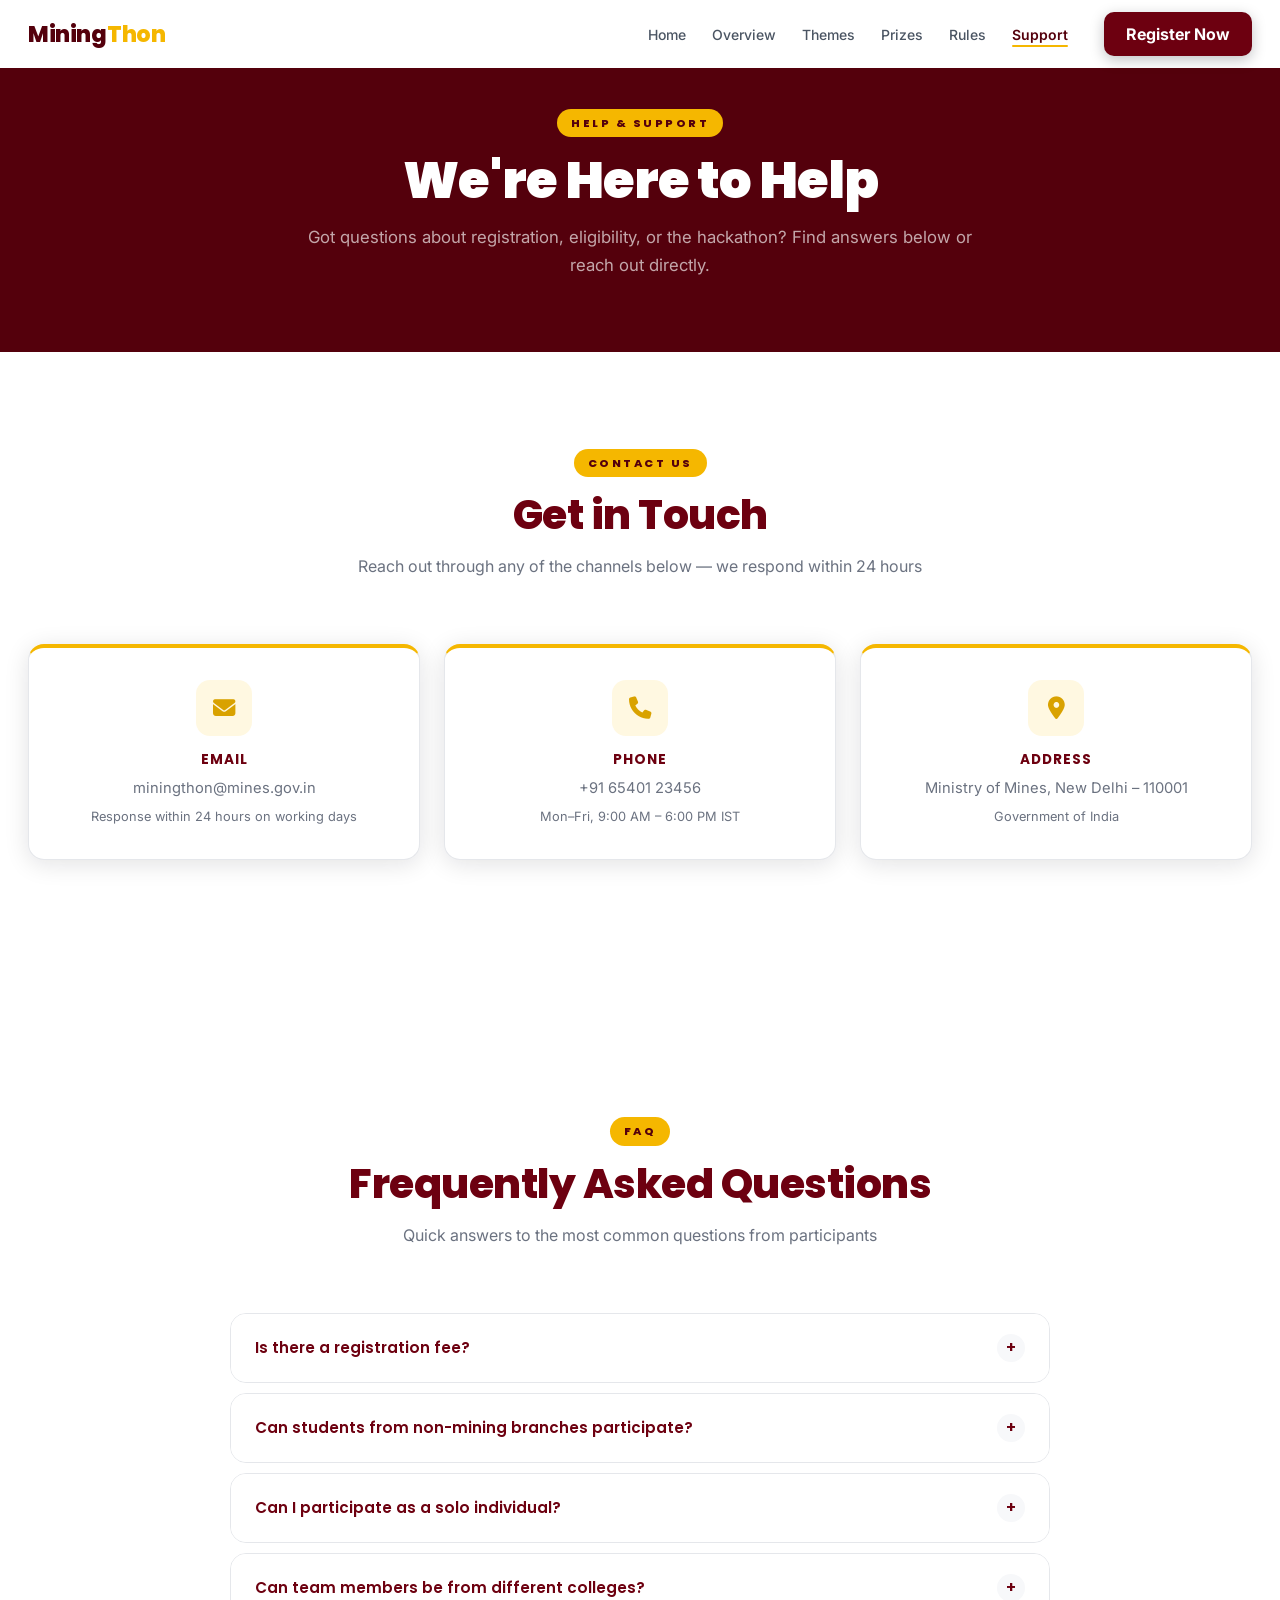
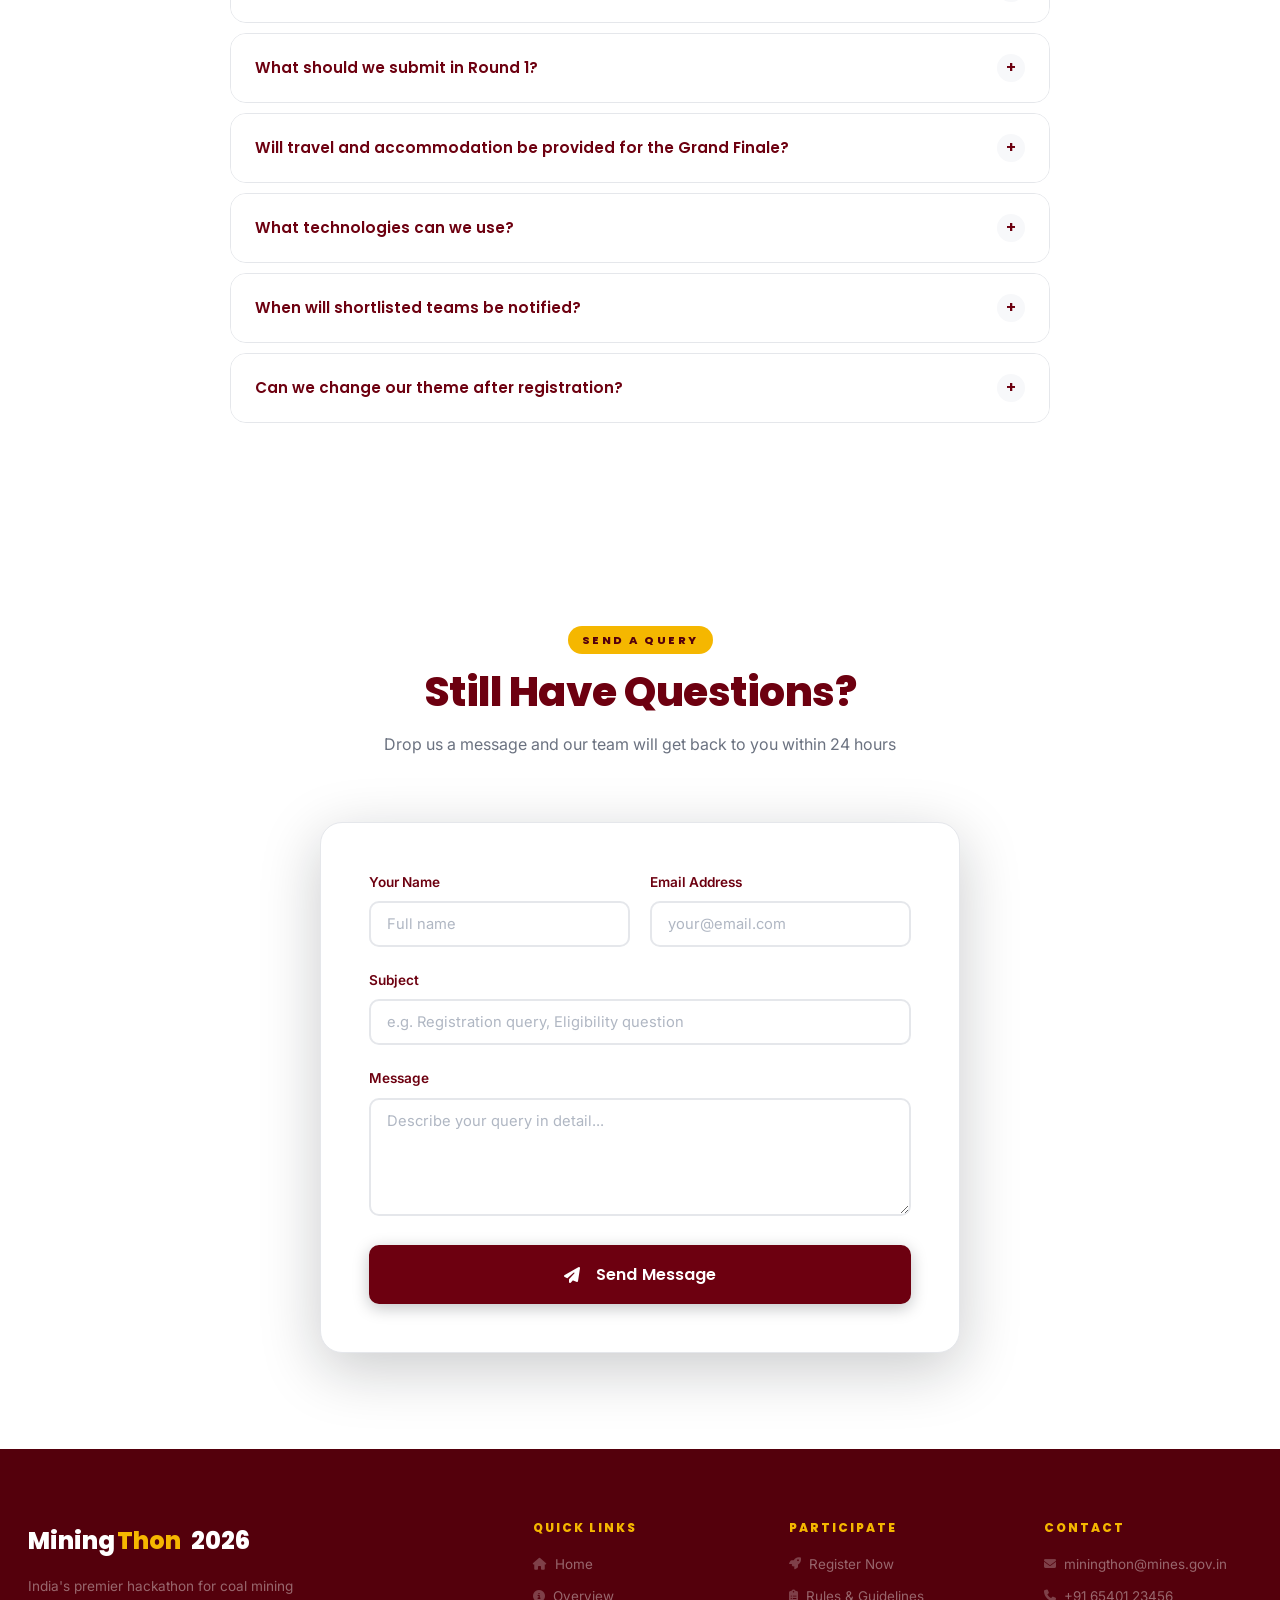
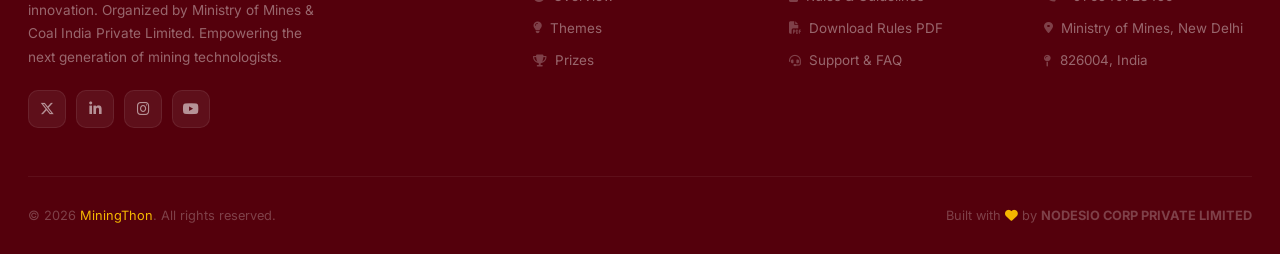
<file: support.html>
﻿<!-- ================================================================
  MiningThon 2026 — support.html (Support Page)
  Description : FAQ, contact details and support information.
  Author      : NODESIO CORP PRIVATE LIMITED
  Last Updated: 2026
================================================================ -->
<!DOCTYPE html>
<html lang="en">
<head>
  <meta charset="UTF-8" />
  <meta name="viewport" content="width=device-width, initial-scale=1.0" />
  <title>Support – Miningthon 2026</title>
  <link rel="stylesheet" href="styles.css" />
  <link rel="stylesheet" href="https://cdnjs.cloudflare.com/ajax/libs/font-awesome/6.5.0/css/all.min.css" />
</head>
<body>



<!-- ═══════════════════════════════════════════════════════════
     NAVBAR — Fixed navigation bar
═══════════════════════════════════════════════════════════ -->
<nav class="navbar">
  <div class="nav-container">
    <a href="index.html" class="nav-logo">Mining<span>Thon</span></a>
    <div class="nav-right">
      <ul class="nav-links">
        <li><a href="index.html">Home</a></li>
        <li><a href="overview.html">Overview</a></li>
        <li><a href="themes.html">Themes</a></li>
        <li><a href="prizes.html">Prizes</a></li>
        <li><a href="rules.html">Rules</a></li>
        <li><a href="support.html">Support</a></li>
      </ul>
      <div class="nav-actions">
        <a href="register.html" class="nav-cta">Register Now</a>
        <div class="hamburger" aria-label="Toggle menu" role="button" tabindex="0">
          <span></span><span></span><span></span>
        </div>
      </div>
    </div>
  </div>
</nav>

<!-- PAGE HERO -->
<div class="page-hero">
  <div class="page-hero-bg" style="background-image:url('https://images.unsplash.com/photo-1581091226825-a6a2a5aee158?w=1400&q=70');"></div>
  <div class="page-hero-overlay"></div>
  <div class="page-hero-content">
    <div class="section-tag">Help &amp; Support</div>
    <h1>We're Here to Help</h1>
    <p>Got questions about registration, eligibility, or the hackathon? Find answers below or reach out directly.</p>
  </div>
</div>

<section class="section">
  <div class="container">
    <div class="section-header fade-in">
      <div class="section-tag">Contact Us</div>
      <h2>Get in Touch</h2>
      <p>Reach out through any of the channels below — we respond within 24 hours</p>
    </div>
    <div class="contact-grid fade-in">
      <div class="contact-card">
        <div class="icon"><i class="fa-solid fa-envelope"></i></div>
        <h4>Email</h4>
        <p><a href="mailto:miningthon@mines.gov.in">miningthon@mines.gov.in</a></p>
        <p style="font-size:0.8rem;margin-top:6px;color:var(--gray);">Response within 24 hours on working days</p>
      </div>
      <div class="contact-card">
        <div class="icon"><i class="fa-solid fa-phone"></i></div>
        <h4>Phone</h4>
        <p><a href="tel:+916540123456">+91 65401 23456</a></p>
        <p style="font-size:0.8rem;margin-top:6px;color:var(--gray);">Mon–Fri, 9:00 AM – 6:00 PM IST</p>
      </div>
      <div class="contact-card">
        <div class="icon"><i class="fa-solid fa-location-dot"></i></div>
        <h4>Address</h4>
        <p>Ministry of Mines, New Delhi – 110001</p>
        <p style="font-size:0.8rem;margin-top:6px;color:var(--gray);">Government of India</p>
      </div>
    </div>
  </div>
</section>

<section class="section section-alt">
  <div class="container">
    <div class="section-header fade-in">
      <div class="section-tag">FAQ</div>
      <h2>Frequently Asked Questions</h2>
      <p>Quick answers to the most common questions from participants</p>
    </div>
    <div style="max-width:820px;margin:0 auto;" class="fade-in">
      <div class="faq-item"><button class="faq-question">Is there a registration fee?<span class="faq-icon">+</span></button><div class="faq-answer"><p>No, participation in Miningthon 2026 is completely free of charge. There is no registration fee for any round of the hackathon.</p></div></div>
      <div class="faq-item"><button class="faq-question">Can students from non-mining branches participate?<span class="faq-icon">+</span></button><div class="faq-answer"><p>Absolutely. Students from Computer Science, Electronics, Mechanical, Civil, Environmental Engineering, and any other branch are welcome. Miningthon values interdisciplinary teams and diverse skill sets.</p></div></div>
      <div class="faq-item"><button class="faq-question">Can I participate as a solo individual?<span class="faq-icon">+</span></button><div class="faq-answer"><p>No, solo participation is not allowed. Teams must have a minimum of 2 members and a maximum of 5. We encourage you to find teammates from your institution or connect with others through our community channels.</p></div></div>
      <div class="faq-item"><button class="faq-question">Can team members be from different colleges?<span class="faq-icon">+</span></button><div class="faq-answer"><p>Yes, cross-institutional teams are allowed and encouraged. Members can be from different colleges, universities, or organizations as long as all members meet the eligibility criteria.</p></div></div>
      <div class="faq-item"><button class="faq-question">What should we submit in Round 1?<span class="faq-icon">+</span></button><div class="faq-answer"><p>Round 1 requires a written submission of up to 2 pages including: a clear problem statement, your proposed solution approach, expected impact, and a brief implementation plan. No prototype is required at this stage.</p></div></div>
      <div class="faq-item"><button class="faq-question">Will travel and accommodation be provided for the Grand Finale?<span class="faq-icon">+</span></button><div class="faq-answer"><p>Shortlisted teams will receive details about travel reimbursement and accommodation at ISM Dhanbad. On-campus accommodation will be arranged for outstation participants. Specific details will be communicated after shortlisting.</p></div></div>
      <div class="faq-item"><button class="faq-question">What technologies can we use?<span class="faq-icon">+</span></button><div class="faq-answer"><p>You are free to use any programming language, framework, hardware platform, or technology stack. Open-source libraries and APIs are permitted with proper attribution. Cloud services may be used but solutions must be demonstrable offline during the finale.</p></div></div>
      <div class="faq-item"><button class="faq-question">When will shortlisted teams be notified?<span class="faq-icon">+</span></button><div class="faq-answer"><p>Shortlisted teams will be notified via email by March 20, 2026. Results will also be published on this website. Please ensure your registered email is active and check your spam folder.</p></div></div>
      <div class="faq-item"><button class="faq-question">Can we change our theme after registration?<span class="faq-icon">+</span></button><div class="faq-answer"><p>No, theme selection is final at the time of registration. Please choose your theme carefully. If you have a genuine reason for a change, contact us at miningthon@ism.ac.in before the registration deadline.</p></div></div>
    </div>
  </div>
</section>

<section class="section">
  <div class="container">
    <div class="section-header fade-in">
      <div class="section-tag">Send a Query</div>
      <h2>Still Have Questions?</h2>
      <p>Drop us a message and our team will get back to you within 24 hours</p>
    </div>
    <div class="form-wrapper fade-in" style="max-width:640px;margin:0 auto;">
      <form id="queryForm" novalidate>
        <div class="form-row">
          <div class="form-group"><label for="qName">Your Name</label><input type="text" id="qName" placeholder="Full name" /></div>
          <div class="form-group"><label for="qEmail">Email Address</label><input type="email" id="qEmail" placeholder="your@email.com" /></div>
        </div>
        <div class="form-group"><label for="qSubject">Subject</label><input type="text" id="qSubject" placeholder="e.g. Registration query, Eligibility question" /></div>
        <div class="form-group"><label for="qMsg">Message</label><textarea id="qMsg" rows="5" placeholder="Describe your query in detail..."></textarea></div>
        <button type="submit" class="btn btn-dark" style="width:100%;justify-content:center;padding:15px;font-size:1rem;">
          <i class="fa-solid fa-paper-plane"></i> &nbsp; Send Message
        </button>
      </form>
      <div id="querySuccess" class="success-msg">
        <span class="icon"><i class="fa-solid fa-circle-check"></i></span>
        <h3>Message Sent Successfully!</h3>
        <p>Thank you for reaching out. Our team will respond to your query within 24 hours on working days.</p>
      </div>
    </div>
  </div>
</section>

<!-- ═══════════════════════════════════════════════════════════
     FOOTER — Site-wide footer
═══════════════════════════════════════════════════════════ -->
<footer class="footer">
  <div class="footer-grid">
    <div class="footer-brand">
      <div class="logo">Mining<span>Thon</span> 2026</div>
      <p>India's premier hackathon for coal mining innovation. Organized by Ministry of Mines &amp; Coal India Private Limited. Empowering the next generation of mining technologists.</p>
      <div class="social-links">
        <a href="#" class="social-link" aria-label="Twitter / X"><i class="fa-brands fa-x-twitter"></i></a>
        <a href="#" class="social-link" aria-label="LinkedIn"><i class="fa-brands fa-linkedin-in"></i></a>
        <a href="#" class="social-link" aria-label="Instagram"><i class="fa-brands fa-instagram"></i></a>
        <a href="#" class="social-link" aria-label="YouTube"><i class="fa-brands fa-youtube"></i></a>
      </div>
    </div>
    <div class="footer-col">
      <h4>Quick Links</h4>
      <ul>
        <li><a href="index.html"><i class="fa-solid fa-house"></i> Home</a></li>
        <li><a href="overview.html"><i class="fa-solid fa-circle-info"></i> Overview</a></li>
        <li><a href="themes.html"><i class="fa-solid fa-lightbulb"></i> Themes</a></li>
        <li><a href="prizes.html"><i class="fa-solid fa-trophy"></i> Prizes</a></li>
      </ul>
    </div>
    <div class="footer-col">
      <h4>Participate</h4>
      <ul>
        <li><a href="register.html"><i class="fa-solid fa-rocket"></i> Register Now</a></li>
        <li><a href="rules.html"><i class="fa-solid fa-clipboard-list"></i> Rules &amp; Guidelines</a></li>
        <li><a href="rules.html"><i class="fa-solid fa-file-pdf"></i> Download Rules PDF</a></li>
        <li><a href="support.html"><i class="fa-solid fa-headset"></i> Support &amp; FAQ</a></li>
      </ul>
    </div>
    <div class="footer-col">
      <h4>Contact</h4>
      <ul>
        <li><a href="mailto:miningthon@mines.gov.in"><i class="fa-solid fa-envelope"></i> miningthon@mines.gov.in</a></li>
        <li><a href="tel:+916540123456"><i class="fa-solid fa-phone"></i> +91 65401 23456</a></li>
        <li><a href="#"><i class="fa-solid fa-location-dot"></i> Ministry of Mines, New Delhi</a></li>
        <li><a href="#"><i class="fa-solid fa-map-pin"></i> 826004, India</a></li>
      </ul>
    </div>
  </div>
  <div class="footer-bottom">
    <p>&copy; 2026 <span>MiningThon</span>. All rights reserved.</p>
    <p>Built with <i class="fa-solid fa-heart" style="color:var(--yellow);"></i> by <strong>NODESIO CORP PRIVATE LIMITED</strong></p>
  </div>
</footer>
<script src="script.js"></script>
</body>
</html>
</file>
<file: styles.css>
/* ============================================================
   MININGTHON 2026 — ELITE STYLESHEET
   File        : styles.css
   Description : Global styles for all pages — variables, reset,
                 navbar, hero, sections, cards, forms, footer,
                 animations, and responsive breakpoints.
   Author      : NODESIO CORP PRIVATE LIMITED
   Last Updated: 2026
   ============================================================ */
@import url('https://fonts.googleapis.com/css2?family=Poppins:wght@300;400;500;600;700;800;900&family=Inter:wght@400;500;600&display=swap');

/* ── Reset ─────────────────────────────────────────────────── */
*, *::before, *::after { box-sizing: border-box; margin: 0; padding: 0; }

:root {
  /* ── Coal Mining Color Palette ── */
  --black:         #54000C;   /* dark red - main brand color */
  --black-soft:    #6d0010;   /* slightly lighter dark red */
  --black-card:    #5a0010;   /* dark red for cards */
  --coal:          #7a0014;   /* medium dark red */
  --coal-light:    #8d0018;   /* lighter dark red */
  --yellow:        #f5b700;   /* industrial yellow — unchanged */
  --yellow-dark:   #d9a200;
  --yellow-light:  #fff8e1;
  --yellow-glow:   rgba(245,183,0,0.15);
  --gray:          #6b7280;
  --gray-light:    #f7f8fa;
  --gray-mid:      #e5e7eb;
  --steel:         #4b5563;   /* steel gray — unchanged */
  --white:         #ffffff;
  --red:           #ef4444;
  --green:         #22c55e;

  --shadow-xs:     0 1px 4px rgba(13,17,23,0.08);
  --shadow-sm:     0 2px 10px rgba(13,17,23,0.1);
  --shadow:        0 4px 24px rgba(13,17,23,0.12);
  --shadow-md:     0 8px 36px rgba(13,17,23,0.16);
  --shadow-lg:     0 16px 60px rgba(13,17,23,0.22);
  --shadow-xl:     0 24px 80px rgba(13,17,23,0.28);
  --shadow-yellow: 0 8px 32px rgba(245,183,0,0.28);

  --radius-xs:  6px;
  --radius-sm:  10px;
  --radius:     16px;
  --radius-lg:  22px;
  --radius-xl:  32px;

  --ease:        cubic-bezier(0.4, 0, 0.2, 1);
  --ease-out:    cubic-bezier(0, 0, 0.2, 1);
  --ease-spring: cubic-bezier(0.34, 1.56, 0.64, 1);
  --t:           0.28s;
  --t-slow:      0.5s;

  --nav-h: 68px;
}

html { scroll-behavior: smooth; font-size: 16px; }

body {
  font-family: 'Inter', 'Poppins', sans-serif;
  background: var(--white);
  color: var(--black-soft);
  line-height: 1.65;
  -webkit-font-smoothing: antialiased;
  -moz-osx-font-smoothing: grayscale;
}

h1,h2,h3,h4,h5 { font-family: 'Poppins', sans-serif; line-height: 1.15; }
a { text-decoration: none; color: inherit; }
ul { list-style: none; }
img { max-width: 100%; display: block; }
button { font-family: inherit; cursor: pointer; }

::-webkit-scrollbar { width: 5px; }
::-webkit-scrollbar-track { background: var(--gray-light); }
::-webkit-scrollbar-thumb { background: var(--yellow); border-radius: 3px; }
::selection { background: var(--yellow); color: var(--black); }

/* ============================================================
   TICKER
   ============================================================ */
.ticker-bar {
  background: var(--black);
  color: var(--white);
  padding: 9px 0;
  overflow: hidden;
  white-space: nowrap;
  border-bottom: 2px solid var(--yellow);
}

.ticker-inner {
  display: inline-flex;
  gap: 64px;
  animation: ticker-scroll 32s linear infinite;
}

.ticker-inner span {
  font-size: 0.78rem;
  font-weight: 600;
  letter-spacing: 0.3px;
  display: inline-flex;
  align-items: center;
  gap: 8px;
  color: rgba(255,255,255,0.85);
}

.ticker-inner span i { color: var(--yellow); }

@keyframes ticker-scroll {
  0%   { transform: translateX(0); }
  100% { transform: translateX(-50%); }
}

/* ============================================================
   NAVBAR
   ============================================================ */
.navbar {
  position: fixed;
  top: 0; left: 0; right: 0;
  z-index: 1000;
  height: var(--nav-h);
  background: var(--white);
  border: none;
  box-shadow: none;
  transition: background 0.4s var(--ease);
}

.navbar.scrolled {
  background: rgba(255,255,255,0.95);
  backdrop-filter: blur(40px) saturate(180%);
  -webkit-backdrop-filter: blur(40px) saturate(180%);
  border: none;
  box-shadow: 0 8px 32px rgba(84,0,12,0.06);
}

.nav-container {
  max-width: 1280px;
  margin: 0 auto;
  padding: 0 28px;
  height: 100%;
  display: flex;
  align-items: center;
  justify-content: space-between;
  gap: 20px;
  position: relative;
}

/* Right-side group: links + register (default state) */
.nav-right {
  display: flex;
  align-items: center;
  gap: 12px;
}

.nav-logo {
  display: inline-flex;
  align-items: center;
  gap: 10px;
  font-family: 'Poppins', sans-serif;
  font-size: 1.4rem;
  font-weight: 800;
  color: var(--black) !important;
  letter-spacing: -0.5px;
  flex-shrink: 0;
  line-height: 1;
}

.navbar.scrolled .nav-logo {
  color: var(--black) !important;
}

.nav-logo span { 
  color: var(--yellow) !important; 
  padding: 0;
  margin: 0 0 0 -0.40em;
  display: inline;
  letter-spacing: -0.5px;
}

.logo-icon {
  width: 38px; height: 38px;
  background: var(--black-soft);
  border-radius: 10px;
  display: flex; align-items: center; justify-content: center;
  box-shadow: 0 4px 12px rgba(13,17,23,0.3);
  transition: transform var(--t) var(--ease-spring);
}

.nav-logo:hover .logo-icon { transform: rotate(-10deg) scale(1.08); }

/* Default: links on the right side */
.nav-links {
  display: flex;
  align-items: center;
  gap: 2px;
  transition: all 0.5s cubic-bezier(0.4, 0, 0.2, 1);
  border: none;
  border-radius: 50px;
  padding: 6px 12px;
  background: transparent;
}

/* On scroll: move to center with glass effect */
.navbar.scrolled .nav-links {
  position: absolute;
  left: 50%;
  transform: translateX(-50%);
  background: rgba(255,255,255,0.25);
  backdrop-filter: blur(40px) saturate(180%);
  -webkit-backdrop-filter: blur(40px) saturate(180%);
  border: 1px solid rgba(255,255,255,0.18);
  border-radius: 50px;
  padding: 8px 14px;
  box-shadow: 0 8px 32px rgba(84,0,12,0.06);
}

.nav-links a {
  padding: 7px 12px;
  border-radius: var(--radius-sm);
  font-size: 0.875rem;
  font-weight: 500;
  color: var(--steel);
  transition: color var(--t) var(--ease), background var(--t) var(--ease);
  white-space: nowrap;
  position: relative;
}

.nav-links a::after {
  content: '';
  position: absolute;
  bottom: 3px; left: 50%; right: 50%;
  height: 2px;
  background: var(--yellow);
  border-radius: 2px;
  transition: left var(--t) var(--ease), right var(--t) var(--ease);
}

.nav-links a:hover { color: var(--black); }
.nav-links a:hover::after,
.nav-links a.active::after { left: 12px; right: 12px; }
.nav-links a.active { color: var(--black); font-weight: 600; }

.nav-cta {
  background: var(--black-soft) !important;
  color: var(--white) !important;
  padding: 9px 22px !important;
  border-radius: var(--radius-sm) !important;
  font-weight: 700 !important;
  box-shadow: 0 4px 14px rgba(13,17,23,0.25);
  transition: all var(--t) var(--ease) !important;
}

.nav-cta::after { display: none !important; }

.nav-cta:hover {
  background: var(--yellow) !important;
  color: var(--black) !important;
  box-shadow: var(--shadow-yellow) !important;
  transform: translateY(-1px);
}

.nav-actions {
  display: flex;
  align-items: center;
  gap: 12px;
  flex-shrink: 0;
}

.hamburger {
  display: none;
  flex-direction: column;
  gap: 5px;
  cursor: pointer;
  padding: 6px;
  border-radius: 8px;
  transition: background var(--t) var(--ease);
}

.hamburger:hover { background: var(--gray-light); }

.hamburger span {
  display: block;
  width: 24px; height: 2px;
  background: var(--black);
  border-radius: 2px;
  transition: var(--t) var(--ease);
}

.hamburger.open span:nth-child(1) { transform: translateY(7px) rotate(45deg); }
.hamburger.open span:nth-child(2) { opacity: 0; transform: scaleX(0); }
.hamburger.open span:nth-child(3) { transform: translateY(-7px) rotate(-45deg); }

/* ============================================================
   BUTTONS
   ============================================================ */
.btn {
  display: inline-flex;
  align-items: center;
  justify-content: center;
  gap: 8px;
  padding: 12px 28px;
  border-radius: var(--radius-sm);
  font-family: 'Poppins', sans-serif;
  font-size: 0.9rem;
  font-weight: 600;
  cursor: pointer;
  border: 2px solid transparent;
  transition: all var(--t) var(--ease);
  position: relative;
  overflow: hidden;
  white-space: nowrap;
  letter-spacing: 0.1px;
}

.btn-lg { padding: 14px 32px; font-size: 0.95rem; }

.btn-primary {
  background: var(--yellow);
  color: var(--black);
  border-color: var(--yellow);
  box-shadow: 0 4px 18px rgba(245,183,0,0.38);
}

.btn-primary:hover {
  background: var(--yellow-dark);
  border-color: var(--yellow-dark);
  transform: translateY(-2px);
  box-shadow: 0 10px 32px rgba(245,183,0,0.48);
}

.btn-dark {
  background: var(--black-soft);
  color: var(--white);
  border-color: var(--black-soft);
  box-shadow: 0 4px 16px rgba(13,17,23,0.25);
}

.btn-dark:hover {
  background: var(--yellow);
  color: var(--black);
  border-color: var(--yellow);
  transform: translateY(-2px);
  box-shadow: var(--shadow-yellow);
}

.btn-outline {
  background: transparent;
  color: var(--black-soft);
  border-color: var(--gray-mid);
}

.btn-outline:hover {
  border-color: var(--black);
  color: var(--black);
  transform: translateY(-2px);
  box-shadow: var(--shadow-sm);
}

.btn-secondary {
  background: rgba(255,255,255,0.1);
  color: var(--black);
  border-color: rgba(255,255,255,0.35);
  backdrop-filter: blur(4px);
}

.btn-secondary:hover {
  background: var(--white);
  color: var(--black);
  border-color: var(--white);
  transform: translateY(-2px);
}

/* ============================================================
   LAYOUT
   ============================================================ */
.section     { padding: 96px 28px; background: var(--gray-light); }
.section-sm  { padding: 64px 28px; }
.section-alt { background: var(--white); }

/* Inner pages: all sections white background */
.page-hero ~ .section,
.page-hero ~ .section-alt {
  background: var(--white);
}

.container { max-width: 1280px; margin: 0 auto; }

.section-header { text-align: center; margin-bottom: 64px; }

.section-tag {
  display: inline-flex;
  align-items: center;
  gap: 6px;
  background: var(--yellow);
  color: var(--black);
  font-family: 'Poppins', sans-serif;
  font-size: 0.7rem;
  font-weight: 800;
  letter-spacing: 2.5px;
  text-transform: uppercase;
  padding: 5px 14px;
  border-radius: 20px;
  margin-bottom: 14px;
}

.section-header h2 {
  font-size: clamp(1.9rem, 3.2vw, 2.8rem);
  font-weight: 800;
  color: var(--black-soft);
  margin-bottom: 14px;
  letter-spacing: -0.5px;
}

.section-header p {
  font-size: 1rem;
  color: var(--gray);
  max-width: 580px;
  margin: 0 auto;
  line-height: 1.75;
}

.grid-2 { display: grid; grid-template-columns: repeat(2,1fr); gap: 28px; }
.grid-3 { display: grid; grid-template-columns: repeat(3,1fr); gap: 28px; }
.grid-4 { display: grid; grid-template-columns: repeat(4,1fr); gap: 24px; }

/* ============================================================
   HERO
   ============================================================ */
.hero {
  background: var(--white);
  padding: calc(var(--nav-h) + 60px) 28px 80px;
  overflow: hidden;
  position: relative;
}

/* Subtle background pattern */
.hero::before {
  content: '';
  position: absolute;
  top: 0; right: 0;
  width: 55%;
  height: 100%;
  background: radial-gradient(ellipse at 80% 40%, rgba(245,183,0,0.06) 0%, transparent 65%);
  pointer-events: none;
}

.hero-content {
  display: grid;
  grid-template-columns: 1fr 1fr;
  gap: 72px;
  align-items: center;
  position: relative;
  z-index: 1;
}

.hero-left { display: flex; flex-direction: column; }

.hero-badge {
  display: inline-flex;
  align-items: center;
  gap: 8px;
  background: var(--yellow-light);
  border: 1.5px solid rgba(245,183,0,0.4);
  color: var(--black-soft);
  padding: 7px 16px;
  border-radius: 30px;
  font-size: 0.8rem;
  font-weight: 600;
  margin-bottom: 24px;
  width: fit-content;
}

.hero-badge .dot {
  width: 8px; height: 8px;
  background: var(--green);
  border-radius: 50%;
  flex-shrink: 0;
  animation: pulse-dot 1.8s ease infinite;
}

@keyframes pulse-dot {
  0%,100% { opacity: 1; transform: scale(1); box-shadow: 0 0 0 0 rgba(34,197,94,0.4); }
  50%      { opacity: 0.7; transform: scale(0.85); box-shadow: 0 0 0 6px rgba(34,197,94,0); }
}

.hero h1 {
  font-size: clamp(2.8rem, 4.8vw, 4.4rem);
  font-weight: 900;
  line-height: 1.06;
  letter-spacing: -2.5px;
  color: var(--black);
  margin-bottom: 20px;
}

.hero h1 span {
  color: var(--yellow-dark);
  position: relative;
}

.hero h1 span::after {
  content: '';
  position: absolute;
  bottom: 2px; left: 0; right: 0;
  height: 4px;
  background: var(--yellow);
  border-radius: 2px;
  opacity: 0.4;
}

.hero-subtitle {
  font-size: 1.05rem;
  color: var(--gray);
  line-height: 1.75;
  max-width: 480px;
  margin-bottom: 16px;
}

.hero-org {
  font-size: 0.85rem;
  color: var(--gray);
  margin-bottom: 32px;
  display: flex;
  align-items: center;
  gap: 8px;
  flex-wrap: wrap;
}

.hero-org strong { color: var(--black-soft); font-weight: 700; }
.hero-org .sep   { color: var(--gray-mid); font-weight: 300; }

.hero-org-logo {
  height: 100px;
  width: auto;
  object-fit: contain;
  border-radius: 4px;
}

.hero-btns {
  display: flex;
  gap: 12px;
  flex-wrap: wrap;
  margin-bottom: 28px;
}

/* Social proof */
.hero-trust {
  display: flex;
  align-items: center;
  gap: 12px;
  margin-bottom: 40px;
}

.trust-avatars {
  display: flex;
}

.trust-avatars img {
  width: 32px; height: 32px;
  border-radius: 50%;
  border: 2px solid var(--white);
  margin-left: -8px;
  object-fit: cover;
}

.trust-avatars img:first-child { margin-left: 0; }

.hero-trust span {
  font-size: 0.82rem;
  color: var(--gray);
}

.hero-trust strong { color: var(--black-soft); }

/* Stats row */
.hero-stats-row {
  display: flex;
  align-items: center;
  padding-top: 32px;
  border-top: 1px solid var(--gray-mid);
}

.hero-stat-item { flex: 1; }

.hero-stat-item .stat-num {
  font-family: 'Poppins', sans-serif;
  font-size: 1.8rem;
  font-weight: 900;
  color: var(--black);
  line-height: 1;
  margin-bottom: 4px;
}

.hero-stat-item .stat-lbl {
  font-size: 0.75rem;
  color: var(--gray);
  text-transform: uppercase;
  letter-spacing: 0.5px;
}

.hero-stat-divider {
  width: 1px;
  height: 36px;
  background: var(--gray-mid);
  margin: 0 20px;
  flex-shrink: 0;
}

/* Right: image collage */
.hero-right {
  display: flex;
  flex-direction: column;
  gap: 14px;
}

.hero-img-main {
  position: relative;
  border-radius: var(--radius-lg);
  overflow: hidden;
  box-shadow: var(--shadow-xl);
  aspect-ratio: 4/3;
}

.hero-img-main img {
  width: 100%; height: 100%;
  object-fit: cover;
  display: block;
  transition: transform 0.7s var(--ease);
}

.hero-img-main:hover img { transform: scale(1.03); }

.hero-float-card {
  position: absolute;
  background: rgba(255,255,255,0.97);
  backdrop-filter: blur(16px);
  -webkit-backdrop-filter: blur(16px);
  border-radius: var(--radius);
  box-shadow: 0 12px 40px rgba(84,0,12,0.16);
  padding: 14px 18px;
  border: 1px solid rgba(255,255,255,0.9);
  animation: float-card 4s ease-in-out infinite;
}

@keyframes float-card {
  0%,100% { transform: translateY(0); }
  50%      { transform: translateY(-6px); }
}

.hero-float-prize {
  bottom: 20px; left: 20px;
  display: flex;
  align-items: center;
  gap: 12px;
  animation-delay: 0s;
}

.hero-float-prize .hfc-icon { font-size: 1.8rem; line-height: 1; }
.hero-float-prize .hfc-icon i { color: var(--yellow-dark); }

.hero-float-prize .hfc-val {
  font-family: 'Poppins', sans-serif;
  font-size: 1.15rem;
  font-weight: 900;
  color: var(--black);
  line-height: 1;
}

.hero-float-prize .hfc-lbl {
  font-size: 0.7rem;
  color: var(--gray);
  margin-top: 3px;
  text-transform: uppercase;
  letter-spacing: 0.5px;
}

.hero-float-countdown {
  top: 20px; right: 20px;
  text-align: center;
  min-width: 148px;
  animation-delay: 2s;
}

.hero-float-countdown .hfc-label {
  font-size: 0.68rem;
  font-weight: 700;
  color: var(--gray);
  text-transform: uppercase;
  letter-spacing: 1px;
  margin-bottom: 8px;
}

.hero-float-countdown .hfc-label i { color: var(--yellow-dark); }

.hero-float-countdown .hfc-timer {
  font-family: 'Poppins', sans-serif;
  font-size: 1.35rem;
  font-weight: 900;
  color: var(--black);
  display: flex;
  align-items: baseline;
  justify-content: center;
  gap: 1px;
  margin-bottom: 6px;
}

.hero-float-countdown .hfc-timer em {
  font-style: normal;
  font-size: 0.65rem;
  color: var(--gray);
  font-weight: 500;
  margin-right: 5px;
}

.hero-float-countdown .hfc-deadline {
  font-size: 0.68rem;
  color: var(--gray);
}

.hero-img-row {
  display: grid;
  grid-template-columns: 1fr 1fr;
  gap: 14px;
}

.hero-mini-card {
  position: relative;
  border-radius: var(--radius);
  overflow: hidden;
  aspect-ratio: 16/9;
  box-shadow: var(--shadow-md);
}

.hero-mini-card img {
  width: 100%; height: 100%;
  object-fit: cover;
  display: block;
  transition: transform 0.5s var(--ease);
}

.hero-mini-card:hover img { transform: scale(1.07); }

.hero-mini-overlay {
  position: absolute;
  inset: 0;
  background: linear-gradient(to top, rgba(84,0,12,0.7) 0%, transparent 55%);
  display: flex;
  align-items: flex-end;
  padding: 12px 14px;
}

.hero-mini-overlay span {
  font-size: 0.82rem;
  font-weight: 700;
  color: var(--white);
  display: flex;
  align-items: center;
  gap: 6px;
}

/* ============================================================
   STATS STRIP
   ============================================================ */
.stats-strip { background: var(--black-soft); padding: 0; }

.stats-strip-inner {
  max-width: 1280px;
  margin: 0 auto;
  display: grid;
  grid-template-columns: repeat(4,1fr);
}

.stat-item {
  padding: 44px 28px;
  text-align: center;
  border-right: 1px solid rgba(255,255,255,0.06);
  transition: background var(--t) var(--ease);
  position: relative;
  overflow: hidden;
}

.stat-item::before {
  content: '';
  position: absolute;
  bottom: 0; left: 50%; right: 50%;
  height: 3px;
  background: var(--yellow);
  transition: left var(--t) var(--ease), right var(--t) var(--ease);
}

.stat-item:hover::before { left: 0; right: 0; }
.stat-item:last-child { border-right: none; }
.stat-item:hover { background: rgba(245,183,0,0.05); }

.stat-item .icon { font-size: 1.6rem; margin-bottom: 10px; display: block; color: var(--yellow); opacity: 0.8; }
.stat-item .num {
  font-family: 'Poppins', sans-serif;
  font-size: 2.6rem;
  font-weight: 900;
  color: var(--yellow);
  line-height: 1;
  margin-bottom: 6px;
  display: block;
}
.stat-item .lbl { font-size: 0.78rem; color: rgba(255,255,255,0.45); text-transform: uppercase; letter-spacing: 1px; }

/* ============================================================
   SPONSORS STRIP
   ============================================================ */
.sponsors-strip {
  padding: 56px 28px;
  background: var(--white);
  border-top: 1px solid var(--gray-mid);
  border-bottom: 1px solid var(--gray-mid);
}

.sponsors-label {
  text-align: center;
  font-size: 0.72rem;
  font-weight: 800;
  letter-spacing: 2.5px;
  text-transform: uppercase;
  color: var(--gray);
  margin-bottom: 36px;
}

.sponsors-logos {
  display: flex;
  align-items: center;
  justify-content: center;
  gap: 0;
  flex-wrap: wrap;
}

.sponsor-item {
  display: flex;
  align-items: center;
  gap: 18px;
  padding: 24px 56px;
  transition: var(--t) var(--ease);
}

.sponsor-item:hover { transform: translateY(-2px); }

.sponsor-logo {
  height: 150px;
  width: auto;
  max-width: 200px;
  object-fit: contain;
  flex-shrink: 0;
}

.sponsor-info { text-align: left; }
.sponsor-name { font-family: 'Poppins', sans-serif; font-size: 1.05rem; font-weight: 800; color: var(--black); }
.sponsor-sub  { font-size: 0.78rem; color: var(--gray); margin-top: 2px; }

.sponsor-divider {
  width: 1px;
  height: 80px;
  background: var(--gray-mid);
  flex-shrink: 0;
}

/* ============================================================
   WHY MININGTHON
   ============================================================ */
.why-grid {
  display: grid;
  grid-template-columns: repeat(3, 1fr);
  gap: 24px;
}

.why-card {
  background: var(--white);
  border: 1.5px solid var(--gray-mid);
  border-radius: var(--radius-lg);
  padding: 36px 32px 32px;
  transition: all 0.35s var(--ease);
  position: relative;
  overflow: hidden;
  display: flex;
  flex-direction: column;
  gap: 0;
}

/* Subtle gradient wash on hover */
.why-card::after {
  content: '';
  position: absolute;
  inset: 0;
  background: linear-gradient(135deg, rgba(245,183,0,0.06) 0%, transparent 60%);
  opacity: 0;
  transition: opacity 0.35s var(--ease);
  pointer-events: none;
}

/* Top accent bar */
.why-card::before {
  content: '';
  position: absolute;
  top: 0; left: 0; right: 0;
  height: 4px;
  background: linear-gradient(90deg, var(--yellow), var(--yellow-dark));
  transform: scaleX(0);
  transform-origin: left;
  transition: transform 0.4s var(--ease);
  border-radius: 4px 4px 0 0;
}

.why-card:hover {
  border-color: rgba(245,183,0,0.45);
  transform: translateY(-8px);
  box-shadow: 0 20px 48px rgba(13,17,23,0.12), 0 0 0 1px rgba(245,183,0,0.15);
}

.why-card:hover::before { transform: scaleX(1); }
.why-card:hover::after  { opacity: 1; }

/* Card number badge */
.why-card .why-num {
  position: absolute;
  top: 20px; right: 24px;
  font-family: 'Poppins', sans-serif;
  font-size: 3rem;
  font-weight: 900;
  color: var(--gray-mid);
  line-height: 1;
  opacity: 0.35;
  transition: opacity 0.3s var(--ease), color 0.3s var(--ease);
  user-select: none;
}

.why-card:hover .why-num {
  opacity: 0.55;
  color: var(--yellow);
}

.why-icon {
  width: 58px; height: 58px;
  background: linear-gradient(135deg, var(--yellow-light), #fff3c4);
  border: 2px solid rgba(245,183,0,0.25);
  border-radius: 16px;
  display: flex; align-items: center; justify-content: center;
  font-size: 1.45rem;
  color: var(--yellow-dark);
  margin-bottom: 22px;
  transition: all 0.35s var(--ease-spring);
  box-shadow: 0 4px 14px rgba(245,183,0,0.18);
  flex-shrink: 0;
}

.why-card:hover .why-icon {
  background: linear-gradient(135deg, var(--yellow), var(--yellow-dark));
  color: var(--black);
  border-color: var(--yellow);
  transform: scale(1.12) rotate(-6deg);
  box-shadow: 0 8px 24px rgba(245,183,0,0.38);
}

.why-card h3 {
  font-size: 1.05rem;
  font-weight: 800;
  margin-bottom: 10px;
  color: var(--black-soft);
  letter-spacing: -0.2px;
  line-height: 1.35;
}

.why-card p {
  font-size: 0.875rem;
  color: var(--gray);
  line-height: 1.75;
  flex: 1;
}

/* Bottom divider line that grows on hover */
.why-card .why-card-line {
  height: 2px;
  background: linear-gradient(90deg, var(--yellow), transparent);
  border-radius: 2px;
  margin-top: 22px;
  transform: scaleX(0);
  transform-origin: left;
  transition: transform 0.4s var(--ease);
}

.why-card:hover .why-card-line { transform: scaleX(1); }

/* ============================================================
   ABOUT SECTION
   ============================================================ */
.about-grid {
  display: grid;
  grid-template-columns: 1fr 1fr;
  gap: 72px;
  align-items: center;
}

.about-img-wrap { position: relative; }

.about-img-wrap .main-img {
  border-radius: var(--radius-lg);
  overflow: hidden;
  box-shadow: var(--shadow-xl);
  position: relative; z-index: 1;
}

.about-img-wrap .main-img img {
  width: 100%;
  height: 420px;
  object-fit: cover;
  transition: transform 0.7s var(--ease);
}

.about-img-wrap:hover .main-img img { transform: scale(1.04); }

.about-img-wrap .accent-img {
  position: absolute;
  bottom: -24px; right: -24px;
  width: 180px; height: 140px;
  border-radius: var(--radius);
  overflow: hidden;
  border: 4px solid var(--white);
  box-shadow: var(--shadow-md);
  z-index: 2;
}

.about-img-wrap .accent-img img { width: 100%; height: 100%; object-fit: cover; }

.about-img-wrap .exp-badge {
  position: absolute;
  top: -16px; left: -16px;
  background: var(--yellow);
  color: var(--black);
  border-radius: var(--radius);
  padding: 16px 20px;
  text-align: center;
  box-shadow: var(--shadow-yellow);
  z-index: 3;
}

.about-img-wrap .exp-badge .num { font-family: 'Poppins', sans-serif; font-size: 2rem; font-weight: 900; line-height: 1; }
.about-img-wrap .exp-badge .txt { font-size: 0.7rem; font-weight: 700; text-transform: uppercase; letter-spacing: 0.5px; }

.about-text h2 { font-size: clamp(1.8rem, 2.8vw, 2.4rem); font-weight: 800; margin-bottom: 18px; letter-spacing: -0.5px; }
.about-text p  { color: var(--gray); margin-bottom: 18px; font-size: 0.97rem; line-height: 1.75; }

.about-features {
  display: grid;
  grid-template-columns: 1fr 1fr;
  gap: 10px;
  margin: 24px 0 28px;
}

.about-feature {
  display: flex;
  align-items: center;
  gap: 10px;
  font-size: 0.88rem;
  font-weight: 500;
  color: var(--steel);
}

.about-feature .check {
  width: 22px; height: 22px;
  background: var(--yellow);
  border-radius: 50%;
  display: flex; align-items: center; justify-content: center;
  font-size: 0.65rem;
  flex-shrink: 0;
  color: var(--black);
}

.about-logos {
  display: flex;
  align-items: center;
  gap: 14px;
  flex-wrap: wrap;
  padding-top: 24px;
  border-top: 1px solid var(--gray-mid);
}

.about-logos .label { font-size: 0.75rem; color: var(--gray); font-weight: 600; text-transform: uppercase; letter-spacing: 0.5px; }

.org-badge {
  display: flex;
  align-items: center;
  gap: 10px;
  background: transparent;
  border: none;
  padding: 8px 16px;
  border-radius: var(--radius-sm);
  font-size: 0.85rem;
  font-weight: 600;
  box-shadow: none;
  transition: all var(--t) var(--ease);
}

.org-badge:hover { border-color: transparent; box-shadow: none; transform: translateY(-1px); }

.org-logo {
  width: 120px; height: 100px;
  object-fit: contain;
  border-radius: 6px;
  flex-shrink: 0;
}

/* ============================================================
   THEMES
   ============================================================ */
.theme-card {
  border-radius: var(--radius-lg);
  overflow: hidden;
  box-shadow: var(--shadow);
  background: var(--white);
  border: 1px solid var(--gray-mid);
  transition: all var(--t-slow) var(--ease);
  display: flex;
  flex-direction: column;
}

.theme-card:hover {
  transform: translateY(-10px);
  box-shadow: var(--shadow-xl);
  border-color: var(--yellow);
}

.theme-img { height: 200px; overflow: hidden; position: relative; }

.theme-img img {
  width: 100%; height: 100%;
  object-fit: cover;
  transition: transform 0.7s var(--ease);
}

.theme-card:hover .theme-img img { transform: scale(1.1); }

.theme-img-overlay {
  position: absolute;
  inset: 0;
  background: linear-gradient(to top, rgba(84,0,12,0.55) 0%, transparent 60%);
}

.theme-body { padding: 26px; flex: 1; display: flex; flex-direction: column; }

.theme-icon {
  width: 50px; height: 50px;
  background: var(--yellow);
  border-radius: 12px;
  display: flex; align-items: center; justify-content: center;
  font-size: 1.3rem;
  margin-bottom: 14px;
  box-shadow: 0 4px 14px rgba(245,183,0,0.3);
  transition: all var(--t) var(--ease-spring);
  color: var(--black);
}

.theme-card:hover .theme-icon { transform: rotate(-8deg) scale(1.12); }

.theme-body h3 { font-size: 1.05rem; font-weight: 700; margin-bottom: 8px; letter-spacing: -0.2px; }
.theme-body p  { font-size: 0.86rem; color: var(--gray); line-height: 1.7; flex: 1; }

.theme-tags { display: flex; flex-wrap: wrap; gap: 6px; margin-top: 16px; }

.theme-tag {
  background: var(--gray-light);
  color: var(--steel);
  font-size: 0.7rem;
  font-weight: 600;
  padding: 3px 10px;
  border-radius: 20px;
  border: 1px solid var(--gray-mid);
  transition: all var(--t) var(--ease);
}

.theme-card:hover .theme-tag { background: var(--yellow-glow); border-color: rgba(245,183,0,0.35); color: var(--black-soft); }

/* ============================================================
   PRIZES TEASER (light section)
   ============================================================ */
.prizes-teaser {
  background: var(--white);
  padding: 96px 28px;
  position: relative;
  overflow: hidden;
  border-top: 1px solid var(--gray-mid);
  border-bottom: 1px solid var(--gray-mid);
}

.prizes-teaser::before {
  content: '';
  position: absolute;
  top: -100px; left: 50%;
  transform: translateX(-50%);
  width: 600px; height: 600px;
  background: radial-gradient(circle, rgba(245,183,0,0.12) 0%, transparent 65%);
  pointer-events: none;
}

.prizes-row {
  display: flex;
  align-items: flex-end;
  justify-content: center;
  gap: 20px;
  margin-bottom: 48px;
  flex-wrap: wrap;
}

.prize-teaser-card {
  text-align: center;
  border-radius: var(--radius-lg);
  padding: 36px 32px;
  flex: 1;
  max-width: 280px;
  min-width: 200px;
  border: 1px solid var(--gray-mid);
  background: var(--gray-light);
  transition: all var(--t) var(--ease);
  position: relative;
}

.prize-teaser-card:hover { transform: translateY(-8px); }

.gold-t {
  background: linear-gradient(160deg, var(--white) 0%, var(--yellow-light) 100%);
  border-color: rgba(245,183,0,0.5);
  box-shadow: 0 0 60px rgba(245,183,0,0.15), var(--shadow-md);
  padding-top: 52px;
}

.silver-t, .bronze-t {
  background: var(--white);
  box-shadow: var(--shadow);
}

.pt-crown {
  position: absolute;
  top: -18px; left: 50%;
  transform: translateX(-50%);
  background: var(--yellow);
  color: var(--black);
  width: 40px; height: 40px;
  border-radius: 50%;
  display: flex; align-items: center; justify-content: center;
  font-size: 1rem;
  box-shadow: 0 4px 16px rgba(245,183,0,0.5);
}

.pt-rank {
  font-size: 0.75rem;
  font-weight: 700;
  letter-spacing: 1.5px;
  text-transform: uppercase;
  color: var(--steel);
  margin-bottom: 12px;
  display: flex;
  align-items: center;
  justify-content: center;
  gap: 6px;
}

.gold-t .pt-rank { color: var(--yellow-dark); }

.pt-amount {
  font-family: 'Poppins', sans-serif;
  font-size: 2.8rem;
  font-weight: 900;
  color: var(--black-soft);
  letter-spacing: -1.5px;
  line-height: 1;
  margin-bottom: 8px;
}

.gold-t .pt-amount { color: var(--yellow-dark); }

.pt-label { font-size: 0.82rem; color: var(--steel); }

.prizes-extras-row {
  display: flex;
  align-items: center;
  justify-content: center;
  gap: 32px;
  flex-wrap: wrap;
  padding: 28px 0;
  border-top: 1px solid var(--gray-mid);
  border-bottom: 1px solid var(--gray-mid);
  margin-bottom: 40px;
}

.pe-item {
  display: flex;
  align-items: center;
  gap: 8px;
  font-size: 0.85rem;
  color: var(--steel);
  font-weight: 500;
}

.pe-item i { color: var(--yellow); }

/* ============================================================
   TIMELINE
   ============================================================ */
.timeline {
  position: relative;
  max-width: 860px;
  margin: 0 auto;
}

.timeline::before {
  content: '';
  position: absolute;
  left: 50%; top: 0; bottom: 0;
  width: 2px;
  background: linear-gradient(to bottom, var(--yellow) 0%, var(--gray-mid) 100%);
  transform: translateX(-50%);
}

.timeline-item {
  display: flex;
  justify-content: flex-end;
  padding-right: calc(50% + 36px);
  margin-bottom: 44px;
  position: relative;
}

.timeline-item:nth-child(even) {
  justify-content: flex-start;
  padding-right: 0;
  padding-left: calc(50% + 36px);
}

.timeline-dot {
  position: absolute;
  left: 50%; top: 22px;
  width: 18px; height: 18px;
  background: var(--yellow);
  border: 3px solid var(--white);
  border-radius: 50%;
  transform: translateX(-50%);
  box-shadow: 0 0 0 4px rgba(245,183,0,0.2);
  z-index: 1;
  transition: transform var(--t) var(--ease-spring);
}

.timeline-item:hover .timeline-dot { transform: translateX(-50%) scale(1.4); }

.timeline-card {
  background: var(--white);
  border-radius: var(--radius);
  padding: 22px 26px;
  box-shadow: var(--shadow);
  max-width: 340px;
  width: 100%;
  border: 1px solid var(--gray-mid);
  transition: all var(--t) var(--ease);
}

.timeline-card:hover {
  box-shadow: var(--shadow-md);
  border-color: var(--yellow);
  transform: translateY(-4px);
}

.timeline-card .date {
  font-size: 0.72rem;
  font-weight: 800;
  color: var(--yellow-dark);
  text-transform: uppercase;
  letter-spacing: 1.5px;
  margin-bottom: 6px;
  display: flex;
  align-items: center;
  gap: 6px;
}

.timeline-card .date::before {
  content: '';
  width: 18px; height: 2px;
  background: var(--yellow);
  border-radius: 2px;
}

.timeline-card h4 { font-size: 1rem; font-weight: 700; margin-bottom: 5px; }
.timeline-card p  { font-size: 0.84rem; color: var(--gray); line-height: 1.6; }

/* ============================================================
   FINAL CTA
   ============================================================ */
.final-cta {
  position: relative;
  background: var(--white);
  padding: 96px 28px;
  overflow: hidden;
  border-top: 1px solid var(--gray-mid);
}

.final-cta-bg {
  position: absolute;
  inset: 0;
  background-image: url('https://images.unsplash.com/photo-1578662996442-48f60103fc96?w=1600&q=60');
  background-size: cover;
  background-position: center;
  opacity: 0.04;
  filter: grayscale(20%);
}

.final-cta-content {
  position: relative;
  z-index: 1;
  display: grid;
  grid-template-columns: 1fr auto;
  gap: 64px;
  align-items: center;
}

.final-cta-left h2 {
  font-size: clamp(1.8rem, 3vw, 2.6rem);
  font-weight: 900;
  color: var(--black-soft);
  margin-bottom: 14px;
  letter-spacing: -0.5px;
}

.final-cta-left p {
  font-size: 1rem;
  color: var(--steel);
  line-height: 1.7;
  max-width: 520px;
  margin-bottom: 32px;
}

.final-cta-btns { display: flex; gap: 14px; flex-wrap: wrap; }

/* Countdown card in CTA */
.cta-deadline-card {
  background: var(--gray-light);
  border: 1px solid var(--gray-mid);
  border-radius: var(--radius-lg);
  padding: 32px 28px;
  text-align: center;
  min-width: 280px;
  box-shadow: var(--shadow-lg);
}

.cdl-label {
  font-size: 0.72rem;
  font-weight: 700;
  letter-spacing: 2px;
  text-transform: uppercase;
  color: var(--steel);
  margin-bottom: 20px;
}

.cdl-timer {
  display: flex;
  align-items: center;
  justify-content: center;
  gap: 4px;
  margin-bottom: 16px;
}

.cdl-unit {
  background: var(--white);
  border: 1px solid var(--gray-mid);
  border-radius: var(--radius-sm);
  padding: 12px 10px;
  min-width: 52px;
  text-align: center;
}

.cdl-unit span {
  font-family: 'Poppins', sans-serif;
  font-size: 1.8rem;
  font-weight: 900;
  color: var(--black-soft);
  display: block;
  line-height: 1;
}

.cdl-unit em {
  font-style: normal;
  font-size: 0.6rem;
  color: var(--steel);
  text-transform: uppercase;
  letter-spacing: 0.5px;
  margin-top: 4px;
  display: block;
}

.cdl-sep {
  font-family: 'Poppins', sans-serif;
  font-size: 1.6rem;
  font-weight: 900;
  color: var(--yellow);
  margin-bottom: 16px;
}

.cdl-date { font-size: 0.75rem; color: var(--gray); }

/* ============================================================
   PRIZES PAGE
   ============================================================ */
.podium-wrap {
  display: flex;
  align-items: flex-end;
  justify-content: center;
  gap: 20px;
  margin-bottom: 64px;
  flex-wrap: wrap;
}

.prize-card {
  text-align: center;
  border-radius: var(--radius-lg);
  padding: 36px 28px;
  flex: 1;
  max-width: 300px;
  min-width: 220px;
  position: relative;
  transition: all var(--t) var(--ease);
  border: 2px solid transparent;
}

.prize-card:hover { transform: translateY(-8px); }

.prize-card.gold {
  background: linear-gradient(160deg, #54000C 0%, #6d0010 100%);
  color: var(--white);
  box-shadow: 0 16px 56px rgba(245,183,0,0.3);
  border-color: rgba(245,183,0,0.3);
  padding-top: 52px;
  order: 2;
}

.prize-card.silver { background: var(--white); box-shadow: var(--shadow-md); border-color: var(--gray-mid); order: 1; }
.prize-card.bronze { background: var(--white); box-shadow: var(--shadow-md); border-color: var(--gray-mid); order: 3; }
.prize-card.gold:hover { box-shadow: 0 24px 72px rgba(245,183,0,0.4); }
.prize-card.silver:hover, .prize-card.bronze:hover { box-shadow: var(--shadow-lg); border-color: var(--yellow); }

.winner-badge {
  position: absolute;
  top: -14px; left: 50%;
  transform: translateX(-50%);
  background: var(--yellow);
  color: var(--black);
  font-size: 0.68rem;
  font-weight: 800;
  padding: 5px 16px;
  border-radius: 20px;
  letter-spacing: 1.5px;
  white-space: nowrap;
  box-shadow: 0 4px 14px rgba(245,183,0,0.45);
}

.prize-medal { font-size: 3.5rem; margin-bottom: 14px; display: block; }
.prize-rank { font-size: 0.72rem; font-weight: 700; letter-spacing: 2px; text-transform: uppercase; margin-bottom: 10px; color: var(--gray); }
.prize-card.gold .prize-rank { color: var(--yellow); }
.prize-amount { font-family: 'Poppins', sans-serif; font-size: 2.6rem; font-weight: 900; margin-bottom: 8px; color: var(--black); letter-spacing: -1px; }
.prize-card.gold .prize-amount { color: var(--yellow); }
.prize-label { font-size: 0.85rem; color: var(--gray); }
.prize-card.gold .prize-label { color: rgba(255,255,255,0.55); }

.prize-extras { display: grid; grid-template-columns: repeat(3,1fr); gap: 24px; margin-top: 48px; }

.prize-extra-card {
  background: var(--white);
  border-radius: var(--radius);
  padding: 28px 24px;
  text-align: center;
  box-shadow: var(--shadow);
  border: 1px solid var(--gray-mid);
  border-top: 4px solid var(--yellow);
  transition: all var(--t) var(--ease);
}

.prize-extra-card:hover { transform: translateY(-4px); box-shadow: var(--shadow-md); }
.prize-extra-card .icon { font-size: 2rem; margin-bottom: 12px; display: block; color: var(--yellow-dark); }
.prize-extra-card h4 { font-size: 0.95rem; font-weight: 700; margin-bottom: 8px; }
.prize-extra-card p  { font-size: 0.83rem; color: var(--gray); line-height: 1.65; }

/* ============================================================
   RULES PAGE
   ============================================================ */
.pdf-banner {
  background: linear-gradient(135deg, var(--black-soft) 0%, var(--coal) 100%);
  border-radius: var(--radius-lg);
  padding: 52px 48px;
  text-align: center;
  color: var(--white);
  margin-bottom: 64px;
  border: 1px solid rgba(245,183,0,0.2);
  position: relative;
  overflow: hidden;
}

.pdf-banner::after {
  content: '';
  position: absolute;
  top: -80px; right: -80px;
  width: 300px; height: 300px;
  background: radial-gradient(circle, rgba(245,183,0,0.08) 0%, transparent 65%);
  pointer-events: none;
}

.pdf-banner h3 { font-size: 1.6rem; font-weight: 800; margin-bottom: 10px; }
.pdf-banner p  { color: rgba(255,255,255,0.6); margin-bottom: 28px; font-size: 0.95rem; max-width: 480px; margin-left: auto; margin-right: auto; }

.rules-list { max-width: 820px; margin: 0 auto; }

.rule-item {
  display: flex;
  gap: 20px;
  padding: 24px 16px;
  border-bottom: 1px solid var(--gray-mid);
  border-radius: var(--radius-sm);
  transition: all var(--t) var(--ease);
}

.rule-item:hover { background: var(--gray-light); padding-left: 24px; }
.rule-item:last-child { border-bottom: none; }

.rule-num {
  flex-shrink: 0;
  width: 40px; height: 40px;
  background: var(--yellow);
  border-radius: var(--radius-sm);
  display: flex; align-items: center; justify-content: center;
  font-family: 'Poppins', sans-serif;
  font-weight: 800;
  font-size: 0.88rem;
  color: var(--black);
  box-shadow: 0 4px 10px rgba(245,183,0,0.25);
}

.rule-item h4 { font-size: 1rem; font-weight: 700; margin-bottom: 5px; }
.rule-item p  { font-size: 0.88rem; color: var(--gray); line-height: 1.7; }

/* ============================================================
   REGISTRATION FORM
   ============================================================ */
.register-layout {
  display: grid;
  grid-template-columns: 1fr 380px;
  gap: 48px;
  align-items: start;
}

.form-wrapper {
  background: var(--white);
  border-radius: var(--radius-lg);
  box-shadow: var(--shadow-lg);
  padding: 48px;
  border: 1px solid var(--gray-mid);
}

.form-header { margin-bottom: 32px; }
.form-header h2 { font-size: 1.5rem; font-weight: 800; margin-bottom: 6px; }
.form-header p  { font-size: 0.88rem; color: var(--gray); }

.form-group { margin-bottom: 22px; }

.form-group label {
  display: block;
  font-size: 0.85rem;
  font-weight: 600;
  color: var(--black-soft);
  margin-bottom: 8px;
}

.form-group label .req { color: var(--red); margin-left: 2px; }

.form-group input,
.form-group select,
.form-group textarea {
  width: 100%;
  padding: 12px 16px;
  border: 2px solid var(--gray-mid);
  border-radius: var(--radius-sm);
  font-family: 'Inter', sans-serif;
  font-size: 0.92rem;
  color: var(--black-soft);
  background: var(--white);
  transition: all var(--t) var(--ease);
  outline: none;
  appearance: none;
}

.form-group input:focus,
.form-group select:focus,
.form-group textarea:focus {
  border-color: var(--yellow);
  box-shadow: 0 0 0 4px rgba(245,183,0,0.12);
}

.form-group input::placeholder,
.form-group textarea::placeholder { color: #b0b7c3; }

.form-group .error-msg {
  font-size: 0.78rem;
  color: var(--red);
  margin-top: 5px;
  display: none;
  align-items: center;
  gap: 4px;
}

.form-group.has-error input,
.form-group.has-error select,
.form-group input.input-error,
.form-group input.input-error:focus { border-color: var(--red); box-shadow: 0 0 0 4px rgba(239,68,68,0.1); }
.form-group.has-error .error-msg { display: flex; }

.form-row { display: grid; grid-template-columns: 1fr 1fr; gap: 20px; }

.form-divider { height: 1px; background: var(--gray-mid); margin: 28px 0; }

/* ── File Upload ─────────────────────────────────────────── */
.file-upload-wrap {
  position: relative;
  border: 2px dashed var(--gray-mid);
  border-radius: var(--radius);
  transition: border-color 0.25s var(--ease), background 0.25s var(--ease);
  cursor: pointer;
  overflow: hidden;
}

.file-upload-wrap:hover,
.file-upload-wrap.drag-over {
  border-color: var(--yellow);
  background: var(--yellow-light);
}

.file-upload-wrap input[type="file"] {
  position: absolute;
  inset: 0;
  opacity: 0;
  cursor: pointer;
  width: 100%;
  height: 100%;
  z-index: 2;
}

.file-upload-ui {
  display: flex;
  flex-direction: column;
  align-items: center;
  justify-content: center;
  gap: 10px;
  padding: 32px 20px;
  pointer-events: none;
}

.file-upload-ui i {
  font-size: 2rem;
  color: var(--yellow-dark);
}

.file-upload-text {
  display: flex;
  flex-direction: column;
  align-items: center;
  gap: 4px;
}

.file-upload-main {
  font-size: 0.9rem;
  font-weight: 600;
  color: var(--black-soft);
}

.file-upload-sub {
  font-size: 0.78rem;
  color: var(--gray);
}

.file-chosen {
  display: flex;
  align-items: center;
  gap: 10px;
  padding: 14px 18px;
  background: #f0fdf4;
  border-radius: var(--radius);
}

.file-chosen i {
  font-size: 1.3rem;
  color: #16a34a;
  flex-shrink: 0;
}

.file-chosen span {
  font-size: 0.85rem;
  font-weight: 600;
  color: #166534;
  flex: 1;
  overflow: hidden;
  text-overflow: ellipsis;
  white-space: nowrap;
}

.file-remove {
  background: none;
  border: none;
  cursor: pointer;
  color: var(--gray);
  font-size: 1rem;
  padding: 4px 6px;
  border-radius: 6px;
  transition: color 0.2s, background 0.2s;
  flex-shrink: 0;
}

.file-remove:hover { color: var(--red); background: #fee2e2; }

.checkbox-group {
  display: flex;
  align-items: flex-start;
  gap: 12px;
  margin-bottom: 28px;
}

.checkbox-group input[type="checkbox"] {
  width: 18px; height: 18px;
  flex-shrink: 0;
  margin-top: 2px;
  accent-color: var(--yellow);
  cursor: pointer;
}

.checkbox-group label { font-size: 0.85rem; color: var(--gray); cursor: pointer; line-height: 1.5; }
.checkbox-group label a { color: var(--yellow-dark); font-weight: 600; }

.success-msg {
  display: none;
  background: #f0fdf4;
  border: 1.5px solid #bbf7d0;
  border-radius: var(--radius);
  padding: 40px 32px;
  text-align: center;
}

.success-msg .icon { font-size: 3rem; margin-bottom: 12px; display: block; color: var(--green); }
.success-msg h3 { font-size: 1.2rem; font-weight: 700; color: #166534; margin-bottom: 8px; }
.success-msg p  { font-size: 0.88rem; color: #15803d; }

/* ── Member Tabs ─────────────────────────────────────────── */
.member-tabs-label {
  font-size: 0.8rem;
  font-weight: 700;
  text-transform: uppercase;
  letter-spacing: 0.6px;
  color: var(--gray);
  margin-bottom: 14px;
  display: flex;
  align-items: center;
  gap: 8px;
}

.member-tabs {
  display: flex;
  gap: 8px;
  flex-wrap: wrap;
  margin-bottom: 20px;
}

.member-tab {
  padding: 8px 18px;
  border-radius: 50px;
  border: 1.5px solid var(--gray-mid);
  background: var(--white);
  font-size: 0.82rem;
  font-weight: 600;
  color: var(--gray);
  cursor: pointer;
  transition: all 0.2s var(--ease);
}

.member-tab:hover {
  border-color: var(--yellow);
  color: var(--black);
}

.member-tab.active {
  background: var(--black-soft);
  border-color: var(--black-soft);
  color: var(--white);
}

.member-panel { display: none; }
.member-panel.active { display: block; }

.member-panel .panel-title {
  font-size: 0.9rem;
  font-weight: 700;
  color: var(--black-soft);
  margin-bottom: 16px;
  padding: 10px 14px;
  background: var(--gray-light);
  border-radius: var(--radius-sm);
  border-left: 3px solid var(--yellow);
}

.success-msg .icon { font-size: 3rem; margin-bottom: 12px; display: block; color: var(--green); }
.success-msg h3 { font-size: 1.2rem; font-weight: 700; color: #166534; margin-bottom: 8px; }
.success-msg p  { font-size: 0.88rem; color: #15803d; }

/* Sidebar */
.register-sidebar { display: flex; flex-direction: column; gap: 20px; }

.sidebar-card {
  background: var(--white);
  border-radius: var(--radius);
  padding: 24px;
  box-shadow: var(--shadow);
  border: 1px solid var(--gray-mid);
}

.sidebar-card h4 {
  font-size: 0.9rem;
  font-weight: 700;
  margin-bottom: 14px;
  display: flex;
  align-items: center;
  gap: 8px;
}

.sidebar-card ul li {
  font-size: 0.85rem;
  color: var(--gray);
  padding: 7px 0;
  border-bottom: 1px solid var(--gray-mid);
  display: flex;
  align-items: center;
  gap: 8px;
}

.sidebar-card ul li:last-child { border-bottom: none; }
.sidebar-card ul li::before { content: '✓'; color: var(--yellow-dark); font-weight: 800; flex-shrink: 0; }

.sidebar-deadline {
  background: var(--black);
  color: var(--white);
  border-radius: var(--radius);
  padding: 24px;
  text-align: center;
}

.sidebar-deadline .dl-label { font-size: 0.72rem; color: rgba(255,255,255,0.5); text-transform: uppercase; letter-spacing: 1px; margin-bottom: 8px; }
.sidebar-deadline .dl-date  { font-family: 'Poppins', sans-serif; font-size: 1.4rem; font-weight: 800; color: var(--yellow); margin-bottom: 4px; }
.sidebar-deadline .dl-sub   { font-size: 0.78rem; color: rgba(255,255,255,0.4); }

/* ============================================================
   SUPPORT / FAQ
   ============================================================ */
.contact-grid { display: grid; grid-template-columns: repeat(3,1fr); gap: 24px; margin-bottom: 64px; }

.contact-card {
  background: var(--white);
  border-radius: var(--radius);
  padding: 32px 24px;
  text-align: center;
  box-shadow: var(--shadow);
  border: 1px solid var(--gray-mid);
  border-top: 4px solid var(--yellow);
  transition: all var(--t) var(--ease);
}

.contact-card:hover { transform: translateY(-4px); box-shadow: var(--shadow-md); }

.contact-card .icon {
  width: 56px; height: 56px;
  background: var(--yellow-light);
  border-radius: 14px;
  display: flex; align-items: center; justify-content: center;
  font-size: 1.5rem;
  color: var(--yellow-dark);
  margin: 0 auto 16px;
}

.contact-card h4 { font-size: 0.85rem; font-weight: 700; text-transform: uppercase; letter-spacing: 1px; margin-bottom: 8px; }
.contact-card p, .contact-card a { font-size: 0.92rem; color: var(--gray); }
.contact-card a:hover { color: var(--yellow-dark); }

.faq-item {
  border: 1.5px solid var(--gray-mid);
  border-radius: var(--radius);
  margin-bottom: 10px;
  overflow: hidden;
  transition: border-color var(--t) var(--ease);
}

.faq-item:hover { border-color: rgba(245,183,0,0.4); }

.faq-question {
  width: 100%;
  background: var(--white);
  border: none;
  padding: 20px 24px;
  display: flex;
  align-items: center;
  justify-content: space-between;
  gap: 16px;
  font-family: 'Poppins', sans-serif;
  font-size: 0.95rem;
  font-weight: 600;
  color: var(--black-soft);
  cursor: pointer;
  text-align: left;
  transition: all var(--t) var(--ease);
}

.faq-question:hover { background: var(--gray-light); }
.faq-question.open  { background: var(--black); color: var(--white); }

.faq-icon {
  width: 28px; height: 28px;
  background: var(--gray-light);
  border-radius: 50%;
  display: flex; align-items: center; justify-content: center;
  font-size: 1rem;
  flex-shrink: 0;
  transition: all 0.3s var(--ease);
}

.faq-question.open .faq-icon { transform: rotate(45deg); background: rgba(255,255,255,0.15); }

.faq-answer {
  max-height: 0;
  overflow: hidden;
  transition: max-height 0.38s var(--ease-out);
  background: var(--gray-light);
}

.faq-answer.open { max-height: 320px; }
.faq-answer p { padding: 18px 24px; font-size: 0.9rem; color: var(--gray); line-height: 1.75; }

/* ============================================================
   PAGE HERO (inner pages)
   ============================================================ */
.page-hero {
  background: #54000C;
  padding: 100px 28px 72px;
  padding-top: calc(var(--nav-h) + 40px);
  text-align: center;
  color: var(--white);
  position: relative;
  overflow: hidden;
}

.page-hero-bg {
  position: absolute;
  inset: 0;
  background-size: cover;
  background-position: center;
  opacity: 0.1;
  filter: grayscale(20%);
}

.page-hero-overlay {
  position: absolute;
  inset: 0;
  background: linear-gradient(135deg, rgba(84,0,12,0.92) 0%, rgba(84,0,12,0.75) 100%);
}

.page-hero-content { position: relative; z-index: 1; max-width: 700px; margin: 0 auto; }
.page-hero h1 { font-size: clamp(2rem, 4.5vw, 3.2rem); font-weight: 900; margin-bottom: 14px; letter-spacing: -1px; }
.page-hero p  { font-size: 1.05rem; color: rgba(255,255,255,0.65); line-height: 1.65; }

/* ============================================================
   OVERVIEW PAGE
   ============================================================ */
.objective-card {
  background: var(--white);
  border-radius: var(--radius-lg);
  padding: 36px 32px 32px;
  border: 1.5px solid var(--gray-mid);
  position: relative;
  overflow: hidden;
  transition: all 0.35s var(--ease);
  display: flex;
  flex-direction: column;
}

/* top gradient bar */
.objective-card::before {
  content: '';
  position: absolute;
  top: 0; left: 0; right: 0;
  height: 4px;
  background: linear-gradient(90deg, var(--yellow), var(--yellow-dark));
  transform: scaleX(0);
  transform-origin: left;
  transition: transform 0.4s var(--ease);
  border-radius: 4px 4px 0 0;
}

/* subtle bg wash on hover */
.objective-card::after {
  content: '';
  position: absolute;
  inset: 0;
  background: linear-gradient(135deg, rgba(245,183,0,0.05) 0%, transparent 60%);
  opacity: 0;
  transition: opacity 0.35s var(--ease);
  pointer-events: none;
}

.objective-card:hover {
  transform: translateY(-8px);
  border-color: rgba(245,183,0,0.4);
  box-shadow: 0 20px 48px rgba(13,17,23,0.1), 0 0 0 1px rgba(245,183,0,0.12);
}

.objective-card:hover::before { transform: scaleX(1); }
.objective-card:hover::after  { opacity: 1; }

.objective-card .icon {
  width: 60px; height: 60px;
  background: linear-gradient(135deg, var(--yellow-light), #fff3c4);
  border: 2px solid rgba(245,183,0,0.25);
  border-radius: 16px;
  display: flex; align-items: center; justify-content: center;
  font-size: 1.5rem;
  color: var(--yellow-dark);
  margin-bottom: 22px;
  flex-shrink: 0;
  transition: all 0.35s var(--ease);
  box-shadow: 0 4px 14px rgba(245,183,0,0.18);
}

.objective-card:hover .icon {
  background: linear-gradient(135deg, var(--yellow), var(--yellow-dark));
  color: var(--black);
  transform: scale(1.1) rotate(-6deg);
  box-shadow: 0 8px 24px rgba(245,183,0,0.35);
}

.objective-card h3 {
  font-size: 1.1rem;
  font-weight: 800;
  margin-bottom: 12px;
  color: var(--black-soft);
  letter-spacing: -0.2px;
}

.objective-card p {
  font-size: 0.875rem;
  color: var(--gray);
  line-height: 1.75;
  flex: 1;
}

/* bottom sweep line */
.objective-card .obj-line {
  height: 2px;
  background: linear-gradient(90deg, var(--yellow), transparent);
  border-radius: 2px;
  margin-top: 22px;
  transform: scaleX(0);
  transform-origin: left;
  transition: transform 0.4s var(--ease);
}

.objective-card:hover .obj-line { transform: scaleX(1); }

.round-card {
  background: var(--white);
  border-radius: var(--radius);
  padding: 32px;
  box-shadow: var(--shadow);
  border: 1px solid var(--gray-mid);
  position: relative;
  overflow: hidden;
  transition: all var(--t) var(--ease);
}

.round-card:hover { transform: translateY(-4px); box-shadow: var(--shadow-md); border-color: var(--yellow); }

.round-card::before {
  content: attr(data-round);
  position: absolute;
  top: -8px; right: 20px;
  font-family: 'Poppins', sans-serif;
  font-size: 5.5rem;
  font-weight: 900;
  color: var(--gray-mid);
  line-height: 1;
  pointer-events: none;
}

.round-badge {
  display: inline-block;
  background: var(--yellow);
  color: var(--black);
  font-size: 0.72rem;
  font-weight: 700;
  padding: 4px 12px;
  border-radius: 20px;
  margin-bottom: 12px;
}

.round-card h3 { font-size: 1.05rem; font-weight: 700; margin-bottom: 10px; }
.round-card p  { font-size: 0.88rem; color: var(--gray); line-height: 1.7; }

/* ============================================================
   FOOTER
   ============================================================ */
.footer {
  background: var(--black);
  color: var(--white);
  padding: 72px 28px 28px;
}

.footer-grid {
  max-width: 1280px;
  margin: 0 auto;
  display: grid;
  grid-template-columns: 2.2fr 1fr 1fr 1fr;
  gap: 48px;
  padding-bottom: 48px;
  border-bottom: 1px solid rgba(255,255,255,0.06);
}

.footer-brand .logo {
  font-family: 'Poppins', sans-serif;
  font-size: 1.5rem;
  font-weight: 800;
  margin-bottom: 14px;
  display: flex;
  align-items: center;
  gap: 10px;
}

.footer-brand .logo span { 
  color: var(--yellow);
  margin-left: -0.35em;
}

.footer-brand .logo .logo-icon {
  width: 36px; height: 36px;
  background: var(--yellow);
  border-radius: 8px;
  display: flex; align-items: center; justify-content: center;
  font-size: 1rem;
}

.footer-brand .logo .logo-icon i { color: var(--black); }

.footer-brand p {
  font-size: 0.85rem;
  color: rgba(255,255,255,0.4);
  line-height: 1.75;
  margin-bottom: 20px;
  max-width: 300px;
}

.footer-org-logos {
  display: flex;
  align-items: center;
  gap: 16px;
  margin-bottom: 20px;
}

.footer-org-img {
  height: 36px;
  width: auto;
  object-fit: contain;
  opacity: 0.7;
  filter: brightness(0) invert(1);
  transition: opacity var(--t) var(--ease);
}

.footer-org-img:hover { opacity: 1; }

.social-links { display: flex; gap: 10px; }

.social-link {
  width: 38px; height: 38px;
  background: rgba(255,255,255,0.06);
  border: 1px solid rgba(255,255,255,0.08);
  border-radius: var(--radius-sm);
  display: flex; align-items: center; justify-content: center;
  font-size: 0.9rem;
  transition: all var(--t) var(--ease);
  color: rgba(255,255,255,0.55);
}

.social-link:hover {
  background: var(--yellow);
  color: var(--black);
  border-color: var(--yellow);
  transform: translateY(-2px);
}

.footer-col h4 {
  font-size: 0.75rem;
  font-weight: 800;
  text-transform: uppercase;
  letter-spacing: 2px;
  color: var(--yellow);
  margin-bottom: 18px;
}

.footer-col ul li { margin-bottom: 10px; }

.footer-col ul li a {
  font-size: 0.84rem;
  color: rgba(255,255,255,0.4);
  transition: all var(--t) var(--ease);
  display: flex;
  align-items: center;
  gap: 8px;
}

.footer-col ul li a i { font-size: 0.75rem; color: rgba(255,255,255,0.25); }

.footer-col ul li a:hover { color: var(--white); padding-left: 4px; }
.footer-col ul li a:hover i { color: var(--yellow); }

.footer-bottom {
  max-width: 1280px;
  margin: 28px auto 0;
  display: flex;
  align-items: center;
  justify-content: space-between;
  flex-wrap: wrap;
  gap: 12px;
}

.footer-bottom p { font-size: 0.8rem; color: rgba(255,255,255,0.25); }
.footer-bottom span { color: var(--yellow); }

/* ============================================================
   ANIMATIONS
   ============================================================ */
.fade-in {
  opacity: 0;
  transform: translateY(28px);
  transition: opacity 0.65s var(--ease-out), transform 0.65s var(--ease-out);
}

.fade-in.visible { opacity: 1; transform: translateY(0); }

.fade-in-left {
  opacity: 0;
  transform: translateX(-32px);
  transition: opacity 0.65s var(--ease-out), transform 0.65s var(--ease-out);
}

.fade-in-left.visible { opacity: 1; transform: translateX(0); }

.fade-in-right {
  opacity: 0;
  transform: translateX(32px);
  transition: opacity 0.65s var(--ease-out), transform 0.65s var(--ease-out);
}

.fade-in-right.visible { opacity: 1; transform: translateX(0); }

.delay-1 { transition-delay: 0.1s; }
.delay-2 { transition-delay: 0.2s; }
.delay-3 { transition-delay: 0.3s; }
.delay-4 { transition-delay: 0.4s; }

/* ============================================================
   FA ICON SIZING
   ============================================================ */
.theme-icon i        { font-size: 1.3rem; color: var(--black); }
.stat-item .icon i   { font-size: 1.5rem; color: var(--yellow); }
.objective-card .icon i { font-size: 1.8rem; color: var(--yellow-dark); }
.contact-card .icon i   { font-size: 1.4rem; color: var(--yellow-dark); }
.prize-extra-card .icon i { font-size: 1.8rem; color: var(--yellow-dark); }
.cta-banner .icon i  { font-size: 2.8rem; color: var(--yellow); }.success-msg .icon i { font-size: 2.8rem; color: var(--green); }
.hfc-icon i          { font-size: 1.6rem; color: var(--yellow-dark); }
.s-icon i            { font-size: 1.2rem; }
.org-badge .icon i   { font-size: 1rem; color: var(--yellow); }
.about-feature .check i { font-size: 0.65rem; color: var(--black); }
.prize-medal i       { font-size: 3rem; }
.logo-icon i         { font-size: 1.1rem; color: var(--yellow); }
.why-icon i          { font-size: 1.3rem; }
.pe-item i           { font-size: 0.9rem; }

/* ============================================================
   RESPONSIVE
   ============================================================ */
@media (max-width: 1100px) {
  .register-layout { grid-template-columns: 1fr; }
  .register-sidebar { display: grid; grid-template-columns: 1fr 1fr; }
  .final-cta-content { grid-template-columns: 1fr; gap: 40px; }
  .cta-deadline-card { max-width: 400px; }
}

@media (max-width: 1024px) {
  .grid-4 { grid-template-columns: repeat(2,1fr); }
  .footer-grid { grid-template-columns: 1fr 1fr; gap: 32px; }
  .prize-extras { grid-template-columns: 1fr 1fr; }
  .stats-strip-inner { grid-template-columns: repeat(2,1fr); }
  .stat-item:nth-child(2) { border-right: none; }
  .stat-item:nth-child(3) { border-top: 1px solid rgba(255,255,255,0.06); }
  .why-grid { grid-template-columns: repeat(2,1fr); }
}

@media (max-width: 960px) {
  .hero-content { grid-template-columns: 1fr; gap: 48px; }
  .hero h1 { font-size: clamp(2.4rem, 6vw, 3.2rem); }
  .hero-img-main { aspect-ratio: 16/9; }
}

@media (max-width: 768px) {
  :root { --nav-h: 64px; }

  .nav-links {
    display: none;
    flex-direction: column;
    position: absolute;
    top: var(--nav-h); left: 0; right: 0;
    background: rgba(255,255,255,0.99);
    backdrop-filter: blur(20px);
    padding: 16px 20px 20px !important;
    box-shadow: 0 16px 40px rgba(84,0,12,0.12) !important;
    border-top: 1px solid var(--gray-mid) !important;
    gap: 4px;
    transform: none !important;
    border-radius: 0 !important;
    border-left: none !important;
    border-right: none !important;
    border-bottom: none !important;
  }

  .nav-links.open { display: flex; }
  .nav-links a { padding: 11px 14px; }
  .nav-links a::after { display: none; }
  .hamburger { display: flex; }

  /* Fix navbar centering on mobile */
  .nav-container { padding: 0 16px; }
  .nav-logo { font-size: 1.2rem; }

  .grid-3, .grid-2 { grid-template-columns: 1fr; }
  .grid-4 { grid-template-columns: 1fr; }
  
  .about-grid { grid-template-columns: 1fr; gap: 40px; }
  .about-img-wrap .accent-img { display: none; }
  .about-img-wrap .exp-badge { top: 12px; left: 12px; }
  
  /* Fix hero section overlapping */
  .hero-content { grid-template-columns: 1fr; gap: 32px; }
  .hero-img-main { aspect-ratio: 16/9; }
  .hero-float-card { position: static; margin: 12px 0; }
  .hero-float-prize, .hero-float-countdown { 
    position: relative; 
    bottom: auto; 
    top: auto; 
    left: auto; 
    right: auto;
  }
  
  /* Fix stats and other sections */
  .form-row { grid-template-columns: 1fr; }
  .contact-grid { grid-template-columns: 1fr; }
  .podium-wrap { flex-direction: column; align-items: center; }
  .prize-card { max-width: 100%; width: 100%; order: unset !important; }
  .prize-card.gold { transform: none; }
  .prize-extras { grid-template-columns: 1fr; }
  
  /* Fix timeline */
  .timeline::before { left: 18px; }
  .timeline-item, .timeline-item:nth-child(even) { padding: 0 0 0 52px; justify-content: flex-start; }
  .timeline-dot { left: 18px; }
  .timeline-card { max-width: 100%; }
  
  /* Fix timeline v2 - Simple version for mobile */
  .tl2-section { padding: 64px 16px 80px; }
  .tl2-bg-grid { display: none; }
  .tl2-section::before, .tl2-section::after { display: none; }
  
  .tl2-steps { 
    grid-template-columns: 1fr; 
    gap: 4px;
    padding-top: 0;
  }
  .tl2-step { 
    width: 100%; 
    max-width: 100%;
    min-height: auto !important;
    flex-direction: column;
    align-items: stretch;
    opacity: 1;
    transform: none;
    transition: none;
    margin: 0 !important;
    padding: 0 !important;
  }
  
  /* Make all steps same height - including plain, done, active, finale */
  .tl2-step.tl2-done, .tl2-step.tl2-active, .tl2-step.tl2-finale, .tl2-step[data-step] {
    min-height: auto !important;
    margin: 0 !important;
    padding: 0 !important;
  }
  
  /* Hide all animations and nodes */
  .tl2-ring, .tl2-ring-1, .tl2-ring-2, .tl2-ring-3 { display: none !important; }
  .tl2-stem { display: none !important; }
  .tl2-progress-wrap { display: none !important; }
  .tl2-progress-track { display: none !important; }
  .tl2-progress-fill { display: none !important; }
  .tl2-card-glow { display: none !important; }
  .tl2-sparks { display: none !important; }
  .tl2-node-wrap { display: none !important; }
  .tl2-node { display: none !important; }
  .tl2-num { display: none !important; }
  
  /* Remove visible class effects */
  .tl2-step.tl2-visible { opacity: 1; transform: none; }
  .tl2-step { border: none !important; }
  
  /* Remove any golden borders/lines */
  .tl2-card { 
    border-color: rgba(255,255,255,0.1) !important; 
    background: rgba(255,255,255,0.04) !important;
  }
  .tl2-active .tl2-card, .tl2-done .tl2-card, .tl2-finale .tl2-card {
    border-color: rgba(255,255,255,0.1) !important;
    background: rgba(255,255,255,0.04) !important;
    box-shadow: 0 4px 12px rgba(84,0,12,0.3) !important;
  }
  
  /* Hide any pseudo-elements that might create lines */
  .tl2-step::before, .tl2-step::after { display: none !important; }
  .tl2-card::before, .tl2-card::after { display: none !important; }
  
  /* Simple card - full width */
  .tl2-card { 
    position: static !important; 
    margin: 0 0 8px 0 !important;
    width: 100% !important;
    min-height: auto !important;
    padding: 16px 14px !important;
    text-align: center !important;
  }
  .tl2-card-top, .tl2-card-bottom {
    margin: 0 0 8px 0 !important;
    padding: 16px 14px !important;
    text-align: center !important;
  }
  .tl2-card-inner {
    text-align: center !important;
  }
  .tl2-step:hover .tl2-card {
    transform: none;
    box-shadow: 0 4px 12px rgba(84,0,12,0.3);
  }
  /* All cards same padding on mobile - including plain cards */
  .tl2-active .tl2-card, .tl2-finale .tl2-card, .tl2-done .tl2-card, .tl2-step .tl2-card {
    padding: 16px 14px !important;
    min-height: auto !important;
    margin: 0 0 8px 0 !important;
    text-align: center !important;
  }
  
  .footer-grid { grid-template-columns: 1fr; gap: 28px; }
  .form-wrapper { padding: 28px 22px; }
  .register-sidebar { grid-template-columns: 1fr; }
  .prizes-row { flex-direction: column; align-items: center; }
  .prize-teaser-card { max-width: 100%; width: 100%; }
  .prizes-extras-row { gap: 16px; flex-wrap: wrap; }
  .why-grid { grid-template-columns: 1fr; }
  .sponsors-logos { flex-direction: row; gap: 16px; justify-content: center; flex-wrap: wrap; }
  .sponsor-divider { display: none; }
  .sponsor-item { padding: 16px 12px; flex: 0 1 auto; }
  
  /* Fix final CTA section */
  .final-cta-content { grid-template-columns: 1fr; gap: 32px; }
  .cta-deadline-card { width: 100%; min-width: auto; }
}

@media (max-width: 480px) {
  .section { padding: 64px 16px; }
  .hero { padding: calc(var(--nav-h) + 32px) 16px 48px; }
  .hero h1 { font-size: 2rem; line-height: 1.1; }
  .hero-btns { flex-direction: column; width: 100%; }
  .hero-btns .btn { width: 100%; justify-content: center; }
  .hero-stats-row { flex-wrap: wrap; gap: 16px; }
  .hero-stat-divider { display: none; }
  .hero-stat-item { flex: 0 0 calc(50% - 8px); text-align: center; }
  .stats-strip-inner { grid-template-columns: 1fr 1fr; }
  .stat-item { padding: 32px 16px; }
  .prize-extras { grid-template-columns: 1fr; }
  .footer-bottom { flex-direction: column; text-align: center; }
  .final-cta-btns { flex-direction: column; width: 100%; }
  .final-cta-btns .btn { width: 100%; }
  .cdl-timer { gap: 2px; flex-wrap: nowrap; justify-content: center; overflow-x: auto; }
  .cdl-unit { min-width: 44px; padding: 10px 6px; flex-shrink: 0; }
  .cdl-unit span { font-size: 1.4rem; }
  .cdl-sep { margin: 0 2px; flex-shrink: 0; }
  
  /* Fix page hero */
  .page-hero { padding: 80px 16px 56px; }
  .page-hero h1 { font-size: 1.8rem; }
  
  /* Fix timeline v2 on small phones - keep it simple */
  .tl2-section { padding: 48px 12px 64px; }
  .tl2-header h2 { font-size: 1.6rem; }
  .tl2-steps { gap: 2px; }
  .tl2-step { margin: 0 !important; padding: 0 !important; min-height: auto !important; }
  .tl2-step[data-step] { margin: 0 !important; padding: 0 !important; }
  .tl2-card { padding: 14px 12px !important; margin: 0 0 8px 0 !important; min-height: auto !important; text-align: center !important; }
  .tl2-card-top, .tl2-card-bottom { padding: 14px 12px !important; margin: 0 0 8px 0 !important; text-align: center !important; }
  .tl2-card-inner { text-align: center !important; }
  .tl2-active .tl2-card, .tl2-finale .tl2-card, .tl2-done .tl2-card, .tl2-step .tl2-card { 
    padding: 14px 12px !important; 
    margin: 0 0 8px 0 !important;
    min-height: auto !important;
    text-align: center !important;
  }
  
  /* Fix navbar logo */
  .nav-logo { font-size: 1.1rem; }
  
  /* Fix hero trust section */
  .hero-trust { flex-wrap: wrap; justify-content: center; text-align: center; }
  
  /* Fix sponsor logos */
  .sponsor-item { flex-direction: column; text-align: center; padding: 12px; }
  .sponsor-logo { height: 64px; }
  
  /* Fix theme cards */
  .theme-card { margin-bottom: 16px; }
  
  /* Fix about features */
  .about-features { grid-template-columns: 1fr; }
  
  /* Fix about logos - keep in single line */
  .about-logos { 
    flex-wrap: wrap; 
    gap: 8px;
    justify-content: center;
  }
  .about-logos .label { 
    flex-shrink: 0; 
    font-size: 0.7rem;
    width: 100%;
    margin-bottom: 8px;
    text-align: center;
  }
  .org-badge { 
    flex-shrink: 0;
    padding: 8px 10px;
    gap: 6px;
    flex-direction: column;
    align-items: center;
    text-align: center;
  }
  .org-badge span {
    font-size: 0.7rem;
  }
  .org-logo { 
    width: 70px; 
    height: 40px; 
  }
  
  /* Fix member tabs */
  .member-tabs { gap: 6px; }
  .member-tab { padding: 6px 12px; font-size: 0.75rem; }
}

/* ============================================================
   CTA BANNER (centered, used across all inner pages)
   ============================================================ */
.cta-banner {
  background: linear-gradient(135deg, var(--black-soft) 0%, var(--coal) 100%);
  border-radius: var(--radius-xl);
  padding: 72px 48px;
  text-align: center;
  color: var(--white);
  position: relative;
  overflow: hidden;
  border: 1px solid rgba(245,183,0,0.15);
  display: flex;
  flex-direction: column;
  align-items: center;
  gap: 0;
}

/* Decorative glows */
.cta-banner::before {
  content: '';
  position: absolute;
  top: -80px; right: -80px;
  width: 320px; height: 320px;
  background: radial-gradient(circle, rgba(245,183,0,0.1) 0%, transparent 65%);
  pointer-events: none;
}

.cta-banner::after {
  content: '';
  position: absolute;
  bottom: -60px; left: -60px;
  width: 260px; height: 260px;
  background: radial-gradient(circle, rgba(245,183,0,0.07) 0%, transparent 65%);
  pointer-events: none;
}

.cta-banner .icon {
  display: flex;
  align-items: center;
  justify-content: center;
  width: 72px; height: 72px;
  background: rgba(245,183,0,0.12);
  border: 1.5px solid rgba(245,183,0,0.25);
  border-radius: 20px;
  margin-bottom: 20px;
  position: relative;
  z-index: 1;
}

.cta-banner h2 {
  font-size: clamp(1.6rem, 3vw, 2.2rem);
  font-weight: 800;
  color: var(--white);
  margin-bottom: 14px;
  letter-spacing: -0.5px;
  max-width: 600px;
  position: relative;
  z-index: 1;
}

.cta-banner p {
  color: rgba(255,255,255,0.58);
  margin-bottom: 36px;
  max-width: 520px;
  font-size: 1rem;
  line-height: 1.7;
  position: relative;
  z-index: 1;
}

.cta-banner .btns {
  display: flex;
  gap: 14px;
  justify-content: center;
  flex-wrap: wrap;
  position: relative;
  z-index: 1;
}

@media (max-width: 480px) {
  .cta-banner { padding: 48px 24px; }
  .cta-banner .btns { flex-direction: column; width: 100%; }
  .cta-banner .btns .btn { width: 100%; }
}

/* ============================================================
   NEW TIMELINE — Horizontal stepper
   ============================================================ */
.tl-section { background: var(--gray-light); }

.tl-track {
  display: grid;
  grid-template-columns: repeat(5, 1fr);
  position: relative;
  gap: 0;
}

/* ── Each step ── */
.tl-step {
  display: flex;
  flex-direction: column;
  align-items: center;
  position: relative;
  padding-top: 0;
}

/* ── Horizontal connectors ── */
.tl-connector {
  height: 3px;
  flex: 1;
  background: var(--gray-mid);
  align-self: flex-start;
  margin-top: 34px; /* vertically center with icon */
  transition: background 0.6s var(--ease);
}

.tl-connector-left  { border-radius: 3px 0 0 3px; }
.tl-connector-right { border-radius: 0 3px 3px 0; }
.tl-connector-none  { background: transparent !important; }

/* First step: hide left connector, last step: hide right */
.tl-step:first-child .tl-connector-left  { background: transparent; }
.tl-step:last-child  .tl-connector-right { background: transparent; }

/* Done steps: yellow connectors */
.tl-done .tl-connector,
.tl-active .tl-connector-left { background: var(--yellow); }

/* ── Icon wrapper ── */
.tl-icon-wrap {
  position: relative;
  flex-shrink: 0;
  z-index: 2;
}

.tl-icon {
  width: 68px; height: 68px;
  border-radius: 50%;
  background: var(--white);
  border: 3px solid var(--gray-mid);
  display: flex; align-items: center; justify-content: center;
  font-size: 1.4rem;
  color: var(--gray);
  transition: all 0.35s var(--ease-spring);
  box-shadow: var(--shadow-sm);
  position: relative;
  z-index: 1;
}

/* Done state */
.tl-done .tl-icon {
  background: var(--yellow);
  border-color: var(--yellow);
  color: var(--black);
  box-shadow: 0 6px 20px rgba(245,183,0,0.35);
}

/* Active state */
.tl-active .tl-icon {
  background: var(--black);
  border-color: var(--black);
  color: var(--yellow);
  box-shadow: 0 6px 24px rgba(84,0,12,0.3);
  transform: scale(1.12);
}

/* Final state */
.tl-final .tl-icon {
  background: linear-gradient(135deg, #1a1a1a, #2d2d2d);
  border-color: var(--yellow);
  color: var(--yellow);
  box-shadow: 0 8px 28px rgba(245,183,0,0.3);
}

/* Hover */
.tl-step:hover .tl-icon {
  transform: scale(1.1) translateY(-4px);
  box-shadow: var(--shadow-md);
}

.tl-active:hover .tl-icon { transform: scale(1.18) translateY(-4px); }

/* ── Pulse ring (active only) ── */
.tl-pulse {
  position: absolute;
  inset: -6px;
  border-radius: 50%;
  border: 2px solid transparent;
  pointer-events: none;
}

.tl-active .tl-pulse {
  border-color: rgba(245,183,0,0.35);
  animation: tl-pulse-ring 2s ease infinite;
}

.tl-final .tl-pulse {
  border-color: rgba(245,183,0,0.25);
  animation: tl-pulse-ring 2.5s ease infinite 0.5s;
}

@keyframes tl-pulse-ring {
  0%   { transform: scale(1);    opacity: 1; }
  70%  { transform: scale(1.35); opacity: 0; }
  100% { transform: scale(1.35); opacity: 0; }
}

/* ── Card body ── */
.tl-body {
  background: var(--white);
  border: 1.5px solid var(--gray-mid);
  border-radius: var(--radius);
  padding: 20px 18px;
  margin-top: 20px;
  width: 100%;
  text-align: center;
  transition: all 0.3s var(--ease);
  position: relative;
  box-shadow: var(--shadow-xs);
}

/* Arrow pointing up from card to icon */
.tl-body::before {
  content: '';
  position: absolute;
  top: -9px; left: 50%;
  transform: translateX(-50%);
  width: 16px; height: 16px;
  background: var(--white);
  border-left: 1.5px solid var(--gray-mid);
  border-top: 1.5px solid var(--gray-mid);
  transform: translateX(-50%) rotate(45deg);
}

.tl-step:hover .tl-body {
  border-color: var(--yellow);
  box-shadow: var(--shadow-md);
  transform: translateY(-4px);
}

.tl-done .tl-body   { border-color: rgba(245,183,0,0.3); }
.tl-active .tl-body { border-color: var(--black); box-shadow: var(--shadow-md); }
.tl-final .tl-body  { border-color: rgba(245,183,0,0.4); background: var(--black); }

.tl-active .tl-body::before { border-color: var(--black); background: var(--white); }
.tl-final  .tl-body::before { border-color: rgba(245,183,0,0.4); background: var(--black); }

/* ── Status badge ── */
.tl-status {
  display: inline-flex;
  align-items: center;
  gap: 5px;
  font-size: 0.68rem;
  font-weight: 800;
  letter-spacing: 1.5px;
  text-transform: uppercase;
  padding: 3px 10px;
  border-radius: 20px;
  margin-bottom: 8px;
  background: var(--gray-light);
  color: var(--gray);
  border: 1px solid var(--gray-mid);
}

.tl-status-live {
  background: rgba(34,197,94,0.12);
  color: #15803d;
  border-color: rgba(34,197,94,0.3);
}

.tl-status-live::before {
  content: '';
  width: 6px; height: 6px;
  background: var(--green);
  border-radius: 50%;
  animation: pulse-dot 1.5s ease infinite;
}

.tl-status-upcoming {
  background: rgba(245,183,0,0.1);
  color: var(--yellow-dark);
  border-color: rgba(245,183,0,0.25);
}

.tl-status-final {
  background: var(--yellow);
  color: var(--black);
  border-color: var(--yellow);
}

/* ── Date ── */
.tl-date {
  font-size: 0.75rem;
  font-weight: 700;
  color: var(--yellow-dark);
  margin-bottom: 6px;
  letter-spacing: 0.3px;
}

.tl-final .tl-date { color: var(--yellow); }

/* ── Title & desc ── */
.tl-body h4 {
  font-size: 0.92rem;
  font-weight: 700;
  color: var(--black-soft);
  margin-bottom: 6px;
  line-height: 1.3;
}

.tl-body p {
  font-size: 0.8rem;
  color: var(--gray);
  line-height: 1.6;
}

.tl-final .tl-body h4 { color: var(--white); }
.tl-final .tl-body p  { color: rgba(255,255,255,0.55); }

/* ── Step number watermark ── */
.tl-step-num {
  position: absolute;
  top: -6px; right: 8px;
  font-family: 'Poppins', sans-serif;
  font-size: 3.5rem;
  font-weight: 900;
  color: rgba(84,0,12,0.04);
  line-height: 1;
  pointer-events: none;
  user-select: none;
}

.tl-final .tl-step-num { color: rgba(255,255,255,0.04); }

/* ── Responsive ── */
@media (max-width: 1024px) {
  .tl-track { grid-template-columns: repeat(3, 1fr); row-gap: 40px; }
  .tl-step:nth-child(3) .tl-connector-right { background: transparent; }
  .tl-step:nth-child(4) .tl-connector-left  { background: transparent; }
}

@media (max-width: 640px) {
  .tl-track {
    grid-template-columns: 1fr;
    gap: 0;
  }

  .tl-step {
    flex-direction: row;
    align-items: flex-start;
    gap: 20px;
    padding: 0 0 32px 0;
  }

  /* Vertical line instead of horizontal */
  .tl-connector { display: none; }

  .tl-step::before {
    content: '';
    position: absolute;
    left: 33px; top: 68px;
    width: 2px;
    height: calc(100% - 68px);
    background: var(--gray-mid);
  }

  .tl-done::before  { background: var(--yellow); }
  .tl-active::before { background: linear-gradient(to bottom, var(--yellow), var(--gray-mid)); }
  .tl-step:last-child::before { display: none; }

  .tl-icon-wrap { flex-shrink: 0; }
  .tl-icon { width: 56px; height: 56px; font-size: 1.2rem; }

  .tl-body {
    text-align: left;
    margin-top: 0;
    flex: 1;
  }

  .tl-body::before { display: none; }
  .tl-step-num { top: 0; right: 12px; font-size: 2.5rem; }
}

/* ============================================================
   TIMELINE v2 — Advanced animated dark section
   ============================================================ */

/* ── Section shell ── */
.tl2-section {
  background: var(--black);
  padding: 96px 28px 112px;
  position: relative;
  overflow: hidden;
}

/* Dot-grid background */
.tl2-bg-grid {
  position: absolute;
  inset: 0;
  background-image:
    radial-gradient(circle, rgba(255,255,255,0.04) 1px, transparent 1px);
  background-size: 36px 36px;
  pointer-events: none;
}

/* Ambient glow blobs */
.tl2-section::before {
  content: '';
  position: absolute;
  top: -120px; left: 10%;
  width: 500px; height: 500px;
  background: radial-gradient(circle, rgba(245,183,0,0.07) 0%, transparent 65%);
  pointer-events: none;
}

.tl2-section::after {
  content: '';
  position: absolute;
  bottom: -100px; right: 5%;
  width: 400px; height: 400px;
  background: radial-gradient(circle, rgba(245,183,0,0.05) 0%, transparent 65%);
  pointer-events: none;
}

.tl2-header { margin-bottom: 56px; }

/* ── Progress bar ── */
.tl2-progress-wrap {
  max-width: 900px;
  margin: 0 auto 0;
  padding: 0 60px;
  position: relative;
  z-index: 2;
}

.tl2-progress-track {
  height: 4px;
  background: rgba(255,255,255,0.07);
  border-radius: 4px;
  overflow: hidden;
  margin-bottom: -2px; /* overlap with nodes */
}

.tl2-progress-fill {
  height: 100%;
  width: 0%;
  background: linear-gradient(90deg, var(--yellow) 0%, #fff8a0 50%, var(--yellow) 100%);
  background-size: 200% 100%;
  border-radius: 4px;
  transition: width 1.4s cubic-bezier(0.4, 0, 0.2, 1);
  animation: tl2-shimmer 2.5s linear infinite;
  box-shadow: 0 0 12px rgba(245,183,0,0.6), 0 0 24px rgba(245,183,0,0.3);
}

@keyframes tl2-shimmer {
  0%   { background-position: 200% 0; }
  100% { background-position: -200% 0; }
}

/* ── Steps container ── */
.tl2-steps {
  display: grid;
  grid-template-columns: repeat(5, 1fr);
  position: relative;
  z-index: 2;
  padding-top: 0;
  column-gap: 12px;
}

/* ── Individual step ── */
.tl2-step {
  display: flex;
  flex-direction: column;
  align-items: center;
  position: relative;
  opacity: 0;
  transform: translateY(30px);
  transition: opacity 0.6s var(--ease-out), transform 0.6s var(--ease-out);
  /* Fixed height so top-card and bottom-card steps don't collide */
  min-height: 380px;
}

.tl2-step.tl2-visible { opacity: 1; transform: translateY(0); }

/* Stagger delays */
.tl2-step[data-step="1"] { transition-delay: 0.1s; }
.tl2-step[data-step="2"] { transition-delay: 0.25s; }
.tl2-step[data-step="3"] { transition-delay: 0.4s; }
.tl2-step[data-step="4"] { transition-delay: 0.55s; }
.tl2-step[data-step="5"] { transition-delay: 0.7s; }

/* ── Node (circle icon) ── */
.tl2-node-wrap {
  position: relative;
  display: flex;
  align-items: center;
  justify-content: center;
  width: 72px; height: 72px;
  flex-shrink: 0;
  z-index: 3;
}

.tl2-node {
  width: 64px; height: 64px;
  border-radius: 50%;
  background: #1a1a1a;
  border: 2px solid rgba(255,255,255,0.1);
  display: flex; align-items: center; justify-content: center;
  font-size: 1.3rem;
  color: rgba(255,255,255,0.35);
  position: relative;
  z-index: 2;
  transition: all 0.4s var(--ease-spring);
  cursor: default;
}

/* Done node */
.tl2-done .tl2-node {
  background: var(--yellow);
  border-color: var(--yellow);
  color: var(--black);
  box-shadow: 0 0 0 0 rgba(245,183,0,0.4);
}

/* Active node */
.tl2-active .tl2-node {
  background: var(--black);
  border: 2.5px solid var(--yellow);
  color: var(--yellow);
  box-shadow:
    0 0 20px rgba(245,183,0,0.5),
    0 0 40px rgba(245,183,0,0.2),
    inset 0 0 12px rgba(245,183,0,0.08);
  animation: tl2-active-glow 2.5s ease-in-out infinite;
}

@keyframes tl2-active-glow {
  0%,100% { box-shadow: 0 0 20px rgba(245,183,0,0.5), 0 0 40px rgba(245,183,0,0.2); }
  50%      { box-shadow: 0 0 32px rgba(245,183,0,0.8), 0 0 64px rgba(245,183,0,0.35); }
}

/* Finale node */
.tl2-finale .tl2-node {
  background: linear-gradient(135deg, #1a1a1a, #2d2d2d);
  border: 2.5px solid var(--yellow);
  color: var(--yellow);
  box-shadow: 0 0 24px rgba(245,183,0,0.4), 0 0 48px rgba(245,183,0,0.15);
  animation: tl2-finale-glow 3s ease-in-out infinite;
}

@keyframes tl2-finale-glow {
  0%,100% { box-shadow: 0 0 24px rgba(245,183,0,0.4), 0 0 48px rgba(245,183,0,0.15); transform: scale(1); }
  50%      { box-shadow: 0 0 40px rgba(245,183,0,0.7), 0 0 80px rgba(245,183,0,0.25); transform: scale(1.06); }
}

/* Hover all nodes */
.tl2-step:hover .tl2-node { transform: scale(1.12) translateY(-4px); }
.tl2-active:hover .tl2-node { transform: scale(1.15) translateY(-4px); }

/* ── Pulse rings ── */
.tl2-ring {
  position: absolute;
  inset: 0;
  border-radius: 50%;
  border: 1.5px solid transparent;
  pointer-events: none;
}

.tl2-done .tl2-ring-1 {
  border-color: rgba(245,183,0,0.3);
  animation: tl2-ring-out 2.4s ease-out infinite;
}

.tl2-done .tl2-ring-2 {
  border-color: rgba(245,183,0,0.15);
  animation: tl2-ring-out 2.4s ease-out infinite 0.6s;
}

.tl2-active .tl2-ring-1 {
  border-color: rgba(245,183,0,0.5);
  animation: tl2-ring-out 1.8s ease-out infinite;
}

.tl2-active .tl2-ring-2 {
  border-color: rgba(245,183,0,0.3);
  animation: tl2-ring-out 1.8s ease-out infinite 0.45s;
}

.tl2-active .tl2-ring-3 {
  border-color: rgba(245,183,0,0.15);
  animation: tl2-ring-out 1.8s ease-out infinite 0.9s;
}

.tl2-finale .tl2-ring-1 {
  border-color: rgba(245,183,0,0.45);
  animation: tl2-ring-out 2s ease-out infinite;
}

.tl2-finale .tl2-ring-2 {
  border-color: rgba(245,183,0,0.25);
  animation: tl2-ring-out 2s ease-out infinite 0.5s;
}

.tl2-finale .tl2-ring-3 {
  border-color: rgba(245,183,0,0.12);
  animation: tl2-ring-out 2s ease-out infinite 1s;
}

@keyframes tl2-ring-out {
  0%   { transform: scale(1);    opacity: 1; }
  100% { transform: scale(2.2);  opacity: 0; }
}

/* ── Vertical stem (node → card) ── */
.tl2-stem {
  position: absolute;
  left: 50%;
  transform: translateX(-50%);
  width: 2px;
  background: linear-gradient(to bottom, rgba(245,183,0,0.4), transparent);
  z-index: 1;
}

/* Cards above: stem goes down from node */
.tl2-card-top ~ .tl2-node-wrap .tl2-stem,
.tl2-step:has(.tl2-card-top) .tl2-stem {
  top: 100%;
  height: 28px;
}

/* Cards below: stem goes up from node */
.tl2-step:has(.tl2-card-bottom) .tl2-stem {
  bottom: 100%;
  height: 28px;
  background: linear-gradient(to top, rgba(245,183,0,0.4), transparent);
}

/* ── Cards ── */
.tl2-card {
  background: var(--white);
  border: 1px solid rgba(84,0,12,0.12);
  border-radius: var(--radius);
  padding: 20px 18px;
  width: 100%;
  position: relative;
  overflow: hidden;
  transition: all 0.35s var(--ease);
  cursor: default;
  min-height: 160px;
  display: flex;
  flex-direction: column;
  justify-content: flex-start;
}

/* Top card: sits at top, node in middle, space at bottom */
.tl2-card-top {
  margin-bottom: 0;
  order: -1;
  /* Push node to vertical center */
  flex: 0 0 auto;
}

/* Bottom card: sits at bottom, node in middle, space at top */
.tl2-card-bottom {
  margin-top: 0;
  flex: 0 0 auto;
}

/* Node wrapper always centered vertically */
.tl2-step:has(.tl2-card-top) .tl2-node-wrap {
  margin-top: 16px;
  margin-bottom: auto;
}

.tl2-step:has(.tl2-card-bottom) .tl2-node-wrap {
  margin-top: auto;
  margin-bottom: 16px;
}

.tl2-step:hover .tl2-card {
  border-color: rgba(84,0,12,0.35);
  background: var(--white);
  transform: translateY(-4px);
  box-shadow: 0 12px 40px rgba(84,0,12,0.15);
}

/* Done card */
.tl2-done .tl2-card {
  border-color: rgba(84,0,12,0.2);
  background: var(--white);
}

/* Active card — bigger */
.tl2-active .tl2-card {
  border-color: rgba(245,183,0,0.5);
  background: var(--white);
  box-shadow: 0 0 32px rgba(245,183,0,0.15);
  padding: 26px 22px;
  min-height: 188px;
}

/* Finale card — bigger */
.tl2-finale .tl2-card {
  border-color: rgba(245,183,0,0.45);
  background: var(--white);
  box-shadow: 0 0 28px rgba(245,183,0,0.15);
  padding: 26px 22px;
  min-height: 188px;
}

/* Glow overlay on hover */
.tl2-card-glow {
  position: absolute;
  inset: 0;
  background: radial-gradient(circle at 50% 0%, rgba(245,183,0,0.12) 0%, transparent 65%);
  opacity: 0;
  transition: opacity 0.35s var(--ease);
  pointer-events: none;
}

.tl2-step:hover .tl2-card-glow { opacity: 1; }

/* Card content */
.tl2-card-inner { position: relative; z-index: 1; }

.tl2-badge {
  display: inline-flex;
  align-items: center;
  gap: 5px;
  font-size: 0.65rem;
  font-weight: 800;
  letter-spacing: 1.5px;
  text-transform: uppercase;
  padding: 3px 10px;
  border-radius: 20px;
  margin-bottom: 8px;
  border: 1px solid transparent;
}

.tl2-badge-done {
  background: var(--white);
  color: #16a34a;
  border-color: #16a34a;
}

.tl2-badge-live {
  background: var(--white);
  color: #b45309;
  border-color: #b45309;
}

.tl2-live-dot {
  width: 6px; height: 6px;
  background: var(--yellow);
  border-radius: 50%;
  animation: pulse-dot 1.4s ease infinite;
  flex-shrink: 0;
}

.tl2-badge-upcoming {
  background: var(--white);
  color: #54000C;
  border-color: #54000C;
}

.tl2-badge-finale {
  background: var(--white);
  color: #854d0e;
  border-color: var(--yellow);
  box-shadow: 0 2px 10px rgba(245,183,0,0.4);
}

.tl2-card-date {
  font-size: 0.72rem;
  font-weight: 700;
  color: #54000C;
  margin-bottom: 6px;
  letter-spacing: 0.3px;
}

.tl2-step:not(.tl2-done):not(.tl2-active):not(.tl2-finale) .tl2-card-date {
  color: #54000C;
}

.tl2-card h4 {
  font-size: 0.9rem;
  font-weight: 700;
  color: var(--black);
  margin-bottom: 6px;
  line-height: 1.3;
}

.tl2-card p {
  font-size: 0.78rem;
  color: var(--gray);
  line-height: 1.6;
}

.tl2-done .tl2-card h4,
.tl2-active .tl2-card h4,
.tl2-finale .tl2-card h4 { color: var(--black); }

.tl2-active .tl2-card h4,
.tl2-finale .tl2-card h4 { font-size: 0.97rem; }

.tl2-done .tl2-card p   { color: var(--gray); }
.tl2-active .tl2-card p { color: var(--gray); font-size: 0.82rem; }
.tl2-finale .tl2-card p { color: var(--gray); font-size: 0.82rem; }

/* ── Step number watermark — inside the card ── */
.tl2-num {
  position: absolute;
  top: 8px;
  right: 12px;
  font-family: 'Poppins', sans-serif;
  font-size: 3.8rem;
  font-weight: 900;
  color: rgba(84,0,12,0.05);
  line-height: 1;
  pointer-events: none;
  user-select: none;
  transition: color 0.3s var(--ease);
  z-index: 0;
  padding: 4px 6px;
}

.tl2-step:hover .tl2-num { color: rgba(84,0,12,0.08); }

/* ── Sparks (JS-generated, active step) ── */
.tl2-sparks { position: absolute; inset: 0; pointer-events: none; z-index: 10; }

.tl2-spark {
  position: absolute;
  width: 4px; height: 4px;
  background: var(--yellow);
  border-radius: 50%;
  top: 50%; left: 50%;
  transform: translate(-50%, -50%);
  animation: tl2-spark-fly var(--dur, 0.9s) ease-out forwards;
  box-shadow: 0 0 6px var(--yellow);
}

@keyframes tl2-spark-fly {
  0%   { transform: translate(-50%, -50%) scale(1); opacity: 1; }
  100% { transform: translate(calc(-50% + var(--tx)), calc(-50% + var(--ty))) scale(0); opacity: 0; }
}

/* ── Responsive ── */
@media (max-width: 1024px) {
  .tl2-steps { 
    grid-template-columns: 1fr; 
    gap: 8px;
  }
  .tl2-progress-wrap { display: none; }
  .tl2-bg-grid { display: none; }
  .tl2-section::before, .tl2-section::after { display: none; }
  
  /* Hide all decorative elements */
  .tl2-ring, .tl2-ring-1, .tl2-ring-2, .tl2-ring-3 { display: none !important; }
  .tl2-stem { display: none !important; }
  .tl2-node-wrap { display: none !important; }
  .tl2-node { display: none !important; }
  .tl2-num { display: none !important; }
  .tl2-card-glow { display: none !important; }
  .tl2-sparks { display: none !important; }
  
  /* Simple step layout */
  .tl2-step {
    flex-direction: column;
    align-items: stretch;
    min-height: auto !important;
    margin: 0 !important;
    padding: 0 !important;
  }
  .tl2-step[data-step] { 
    grid-column: auto !important;
    margin: 0 !important;
    padding: 0 !important;
  }
  
  /* Uniform card styling */
  .tl2-card {
    position: static !important;
    margin: 0 0 8px 0 !important;
    padding: 18px 16px !important;
    min-height: auto !important;
    border-color: rgba(255,255,255,0.1) !important;
    background: rgba(255,255,255,0.04) !important;
    text-align: center !important;
  }
  .tl2-card-top, .tl2-card-bottom {
    margin: 0 0 8px 0 !important;
    padding: 18px 16px !important;
    text-align: center !important;
  }
  .tl2-card-inner {
    text-align: center !important;
  }
  .tl2-active .tl2-card, .tl2-finale .tl2-card, .tl2-done .tl2-card, .tl2-step .tl2-card {
    padding: 18px 16px !important;
    margin: 0 0 8px 0 !important;
    min-height: auto !important;
    border-color: rgba(255,255,255,0.1) !important;
    background: rgba(255,255,255,0.04) !important;
    box-shadow: 0 4px 12px rgba(84,0,12,0.3) !important;
    text-align: center !important;
  }
  
  /* Hide pseudo-elements */
  .tl2-step::before, .tl2-step::after { display: none !important; }
  .tl2-card::before, .tl2-card::after { display: none !important; }
}

@media (max-width: 640px) {
  .tl2-section { padding: 64px 16px 80px; }
  .tl2-steps {
    grid-template-columns: 1fr;
    gap: 0;
  }

  .tl2-step {
    flex-direction: row;
    align-items: flex-start;
    gap: 18px;
    padding-bottom: 36px;
    position: relative;
  }

  /* Vertical connecting line */
  .tl2-step::after {
    content: '';
    position: absolute;
    left: 31px;
    top: 64px;
    width: 2px;
    height: calc(100% - 64px);
    background: linear-gradient(to bottom, rgba(245,183,0,0.3), rgba(255,255,255,0.05));
  }

  .tl2-step:last-child::after { display: none; }

  .tl2-node-wrap { flex-shrink: 0; order: 0; }
  .tl2-node { width: 56px; height: 56px; font-size: 1.1rem; }

  .tl2-card-top,
  .tl2-card-bottom {
    order: 1;
    margin: 0;
    flex: 1;
    text-align: left;
  }

  .tl2-stem { display: none; }

  .tl2-step[data-step="3"],
  .tl2-step[data-step="4"],
  .tl2-step[data-step="5"] { grid-column: 1; }

  .tl2-num { font-size: 2.5rem; top: 4px; right: 6px; }
}

/* ============================================================
   COMPREHENSIVE RESPONSIVE — TABLET & MOBILE
   ============================================================ */

/* ── Tablet: 768px – 1024px ─────────────────────────────── */
@media (min-width: 769px) and (max-width: 1024px) {
  .container { padding: 0 24px; }

  /* Hero */
  .hero { padding: calc(var(--nav-h) + 48px) 24px 64px; }
  .hero-content { grid-template-columns: 1fr; gap: 40px; }
  .hero-right { display: grid; grid-template-columns: 1fr 1fr; gap: 16px; }
  .hero-img-main { grid-column: 1 / -1; aspect-ratio: 16/7; }
  .hero h1 { font-size: clamp(2.2rem, 4vw, 3rem); }

  /* Nav */
  .nav-links a { padding: 6px 9px; font-size: 0.82rem; }

  /* Grids */
  .why-grid { grid-template-columns: repeat(2, 1fr); }
  .grid-4   { grid-template-columns: repeat(2, 1fr); }
  .grid-3   { grid-template-columns: repeat(2, 1fr); }
  .about-grid { grid-template-columns: 1fr 1fr; gap: 32px; }

  /* Stats */
  .stats-strip-inner { grid-template-columns: repeat(2, 1fr); }
  .stat-item:nth-child(2) { border-right: none; }
  .stat-item:nth-child(3) { border-top: 1px solid rgba(255,255,255,0.06); }

  /* Prizes */
  .prizes-row { gap: 16px; }
  .prize-teaser-card { padding: 28px 20px; }
  .prize-extras-row { gap: 16px; flex-wrap: wrap; }

  /* Footer */
  .footer-grid { grid-template-columns: 1fr 1fr; gap: 32px; }

  /* Register */
  .register-layout { grid-template-columns: 1fr; }
  .register-sidebar { display: grid; grid-template-columns: 1fr 1fr; gap: 16px; }

  /* Page hero */
  .page-hero-content h1 { font-size: clamp(2rem, 4vw, 2.8rem); }

  /* Sponsors */
  .sponsors-logos { gap: 0; }

  /* Member tabs */
  .member-tabs { gap: 6px; }
}

/* ── Mobile: max 768px ──────────────────────────────────── */
@media (max-width: 768px) {

  /* ── General ── */
  .container { padding: 0 16px; }
  .section { padding: 56px 16px; }
  .section-header h2 { font-size: clamp(1.5rem, 5vw, 2rem); }
  .section-header p  { font-size: 0.9rem; }

  /* ── Ticker ── */
  .ticker-bar { font-size: 0.78rem; }

  /* ── Navbar ── */
  .nav-right { gap: 8px; }
  .nav-cta   { padding: 8px 14px !important; font-size: 0.8rem !important; }

  /* ── Hero ── */
  .hero { padding: calc(var(--nav-h) + 28px) 16px 48px; }
  .hero-content { grid-template-columns: 1fr; gap: 36px; }
  .hero h1 { font-size: clamp(2rem, 7vw, 2.8rem); }
  .hero-subtitle { font-size: 0.95rem; }
  .hero-right { display: none; }
  .hero-btns { flex-direction: column; }
  .hero-btns .btn { width: 100%; justify-content: center; }
  .hero-stats-row { flex-wrap: wrap; gap: 12px; }
  .hero-stat-divider { display: none; }
  .hero-stat-item { flex: 0 0 calc(50% - 6px); }
  .hero-trust { flex-wrap: wrap; }
  .hero-org { flex-wrap: wrap; gap: 6px; }
  .hero-org-logo { height: 40px; }

  /* ── Stats strip ── */
  .stats-strip-inner { grid-template-columns: 1fr 1fr; }
  .stat-item { border-right: none !important; border-top: none !important; padding: 24px 16px; }
  .stat-item .num { font-size: 2rem; }

  /* ── Sponsors ── */
  .sponsors-strip .container { padding: 0 16px; }
  .sponsors-logos { flex-direction: column; align-items: center; gap: 0; }
  .sponsor-divider { width: 60%; height: 1px; margin: 4px 0; }
  .sponsor-item { padding: 16px 20px; justify-content: center; }
  .sponsor-logo { height: 56px; }

  /* ── Why grid ── */
  .why-grid { grid-template-columns: 1fr; gap: 16px; }
  .why-card { padding: 28px 22px; }
  .why-card .why-num { font-size: 2rem; }

  /* ── About ── */
  .about-grid { grid-template-columns: 1fr; gap: 32px; }
  .about-img-wrap { display: none; }
  .about-text { padding: 0; }
  .about-features { grid-template-columns: 1fr 1fr; }
  .about-logos { gap: 10px; }
  .org-logo { height: 44px; }

  /* ── Themes grid ── */
  .grid-4 { grid-template-columns: 1fr; gap: 16px; }
  .grid-3 { grid-template-columns: 1fr; gap: 16px; }
  .grid-2 { grid-template-columns: 1fr; gap: 16px; }
  .theme-card { max-width: 100%; }

  /* ── Prizes teaser ── */
  .prizes-row { flex-direction: column; align-items: center; gap: 16px; }
  .prize-teaser-card { width: 100%; max-width: 360px; }
  .prize-teaser-card.gold-t { order: -1; }
  .prizes-extras-row { flex-direction: column; gap: 10px; align-items: flex-start; }

  /* ── Final CTA ── */
  .final-cta-content { grid-template-columns: 1fr; gap: 32px; }
  .final-cta-left h2 { font-size: clamp(1.4rem, 5vw, 1.9rem); }
  .final-cta-btns { flex-direction: column; }
  .final-cta-btns .btn { width: 100%; justify-content: center; }
  .cta-deadline-card { max-width: 100%; }
  .cdl-timer { gap: 4px; }
  .cdl-unit { min-width: 48px; padding: 10px 8px; }
  .cdl-unit span { font-size: 1.5rem; }

  /* ── Footer ── */
  .footer-grid { grid-template-columns: 1fr; gap: 28px; }
  .footer-bottom { flex-direction: column; text-align: center; gap: 6px; }
  .footer-brand p { font-size: 0.85rem; }

  /* ── Page hero (inner pages) ── */
  .page-hero { padding: calc(var(--nav-h) + 40px) 16px 48px; min-height: 260px; }
  .page-hero-content h1 { font-size: clamp(1.8rem, 6vw, 2.4rem); }
  .page-hero-content p  { font-size: 0.9rem; }

  /* ── Register form ── */
  .register-layout { grid-template-columns: 1fr; gap: 32px; }
  .register-sidebar { display: flex; flex-direction: column; gap: 16px; }
  .form-wrapper { padding: 24px 18px; }
  .form-row { grid-template-columns: 1fr; gap: 16px; }
  .member-tabs { gap: 6px; }
  .member-tab { padding: 7px 14px; font-size: 0.78rem; }
  .file-upload-ui { padding: 24px 16px; }

  /* ── Objective cards ── */
  .objective-card { padding: 28px 22px; }

  /* ── Prizes page ── */
  .podium-wrap { flex-direction: column; align-items: center; gap: 16px; }
  .prize-card { max-width: 100%; width: 100%; order: unset !important; }
  .prize-card.gold { transform: none; }
  .prize-extras { grid-template-columns: 1fr; }

  /* ── Support / contact ── */
  .contact-grid { grid-template-columns: 1fr; }

  /* ── CTA banner ── */
  .cta-banner { padding: 48px 20px; }
  .cta-banner h2 { font-size: clamp(1.4rem, 5vw, 1.8rem); }
  .cta-banner .btns { flex-direction: column; width: 100%; }
  .cta-banner .btns .btn { width: 100%; justify-content: center; }
}

/* ── Small mobile: max 480px ────────────────────────────── */
@media (max-width: 480px) {
  .hero h1 { font-size: clamp(1.8rem, 8vw, 2.4rem); }
  .why-card h3 { font-size: 0.95rem; }
  .section-tag { font-size: 0.7rem; padding: 5px 12px; }
  .btn { font-size: 0.85rem; padding: 10px 18px; }
  .btn-lg { padding: 13px 22px; font-size: 0.9rem; }
  .about-features { grid-template-columns: 1fr; }
  .hero-stat-item { flex: 0 0 calc(50% - 6px); }
  .sponsor-item { flex-direction: column; text-align: center; gap: 8px; }
  .org-badge { padding: 8px 12px; }
  .member-tab { padding: 6px 12px; font-size: 0.75rem; }
  .form-wrapper { padding: 20px 14px; }
  .sidebar-deadline { padding: 20px; }
  .footer-col h4 { font-size: 0.9rem; }
  .footer-col ul li a { font-size: 0.82rem; }
  .stats-strip-inner { grid-template-columns: 1fr 1fr; }
  .stat-item .num { font-size: 1.8rem; }
  .prizes-row { gap: 12px; }
  .prize-teaser-card { padding: 24px 16px; }
  .pt-amount { font-size: 2rem; }
}

/* ── Judge Cards ─────────────────────────────────────────── */
.judge-card {
  background: var(--white);
  border: 1.5px solid var(--gray-mid);
  border-radius: var(--radius-lg);
  padding: 36px 28px 28px;
  position: relative;
  overflow: hidden;
  display: flex;
  flex-direction: column;
  align-items: center;
  text-align: center;
  transition: all 0.35s var(--ease);
}

.judge-card::before {
  content: '';
  position: absolute;
  top: 0; left: 0; right: 0;
  height: 4px;
  background: linear-gradient(90deg, var(--yellow), var(--yellow-dark));
  transform: scaleX(0);
  transform-origin: left;
  transition: transform 0.4s var(--ease);
  border-radius: 4px 4px 0 0;
}

.judge-card::after {
  content: '';
  position: absolute;
  inset: 0;
  background: linear-gradient(135deg, rgba(245,183,0,0.05) 0%, transparent 60%);
  opacity: 0;
  transition: opacity 0.35s var(--ease);
  pointer-events: none;
}

.judge-card:hover {
  transform: translateY(-8px);
  border-color: rgba(245,183,0,0.4);
  box-shadow: 0 20px 48px rgba(13,17,23,0.1), 0 0 0 1px rgba(245,183,0,0.12);
}

.judge-card:hover::before { transform: scaleX(1); }
.judge-card:hover::after  { opacity: 1; }

.judge-num {
  position: absolute;
  top: 16px; right: 20px;
  font-family: 'Poppins', sans-serif;
  font-size: 2.8rem;
  font-weight: 900;
  color: var(--gray-mid);
  line-height: 1;
  opacity: 0.35;
  transition: opacity 0.3s, color 0.3s;
  user-select: none;
}

.judge-card:hover .judge-num { opacity: 0.55; color: var(--yellow); }

.judge-icon {
  width: 58px; height: 58px;
  background: linear-gradient(135deg, var(--yellow-light), #fff3c4);
  border: 2px solid rgba(245,183,0,0.25);
  border-radius: 16px;
  display: flex; align-items: center; justify-content: center;
  font-size: 1.4rem;
  color: var(--yellow-dark);
  margin-bottom: 18px;
  transition: all 0.35s var(--ease);
  box-shadow: 0 4px 14px rgba(245,183,0,0.18);
  flex-shrink: 0;
}

.judge-card:hover .judge-icon {
  background: linear-gradient(135deg, var(--yellow), var(--yellow-dark));
  color: var(--black);
  transform: scale(1.1) rotate(-6deg);
  box-shadow: 0 8px 24px rgba(245,183,0,0.35);
}

.judge-pct {
  font-family: 'Poppins', sans-serif;
  font-size: 2.2rem;
  font-weight: 900;
  color: var(--yellow-dark);
  line-height: 1;
  margin-bottom: 10px;
  transition: color 0.3s;
}

.judge-card:hover .judge-pct { color: var(--yellow); }

.judge-card h3 {
  font-size: 1rem;
  font-weight: 800;
  color: var(--black-soft);
  margin-bottom: 8px;
  letter-spacing: -0.2px;
}

.judge-card p {
  font-size: 0.83rem;
  color: var(--gray);
  line-height: 1.7;
  flex: 1;
}

.judge-line {
  height: 2px;
  width: 100%;
  background: linear-gradient(90deg, var(--yellow), transparent);
  border-radius: 2px;
  margin-top: 20px;
  transform: scaleX(0);
  transform-origin: left;
  transition: transform 0.4s var(--ease);
}

.judge-card:hover .judge-line { transform: scaleX(1); }
</file>
